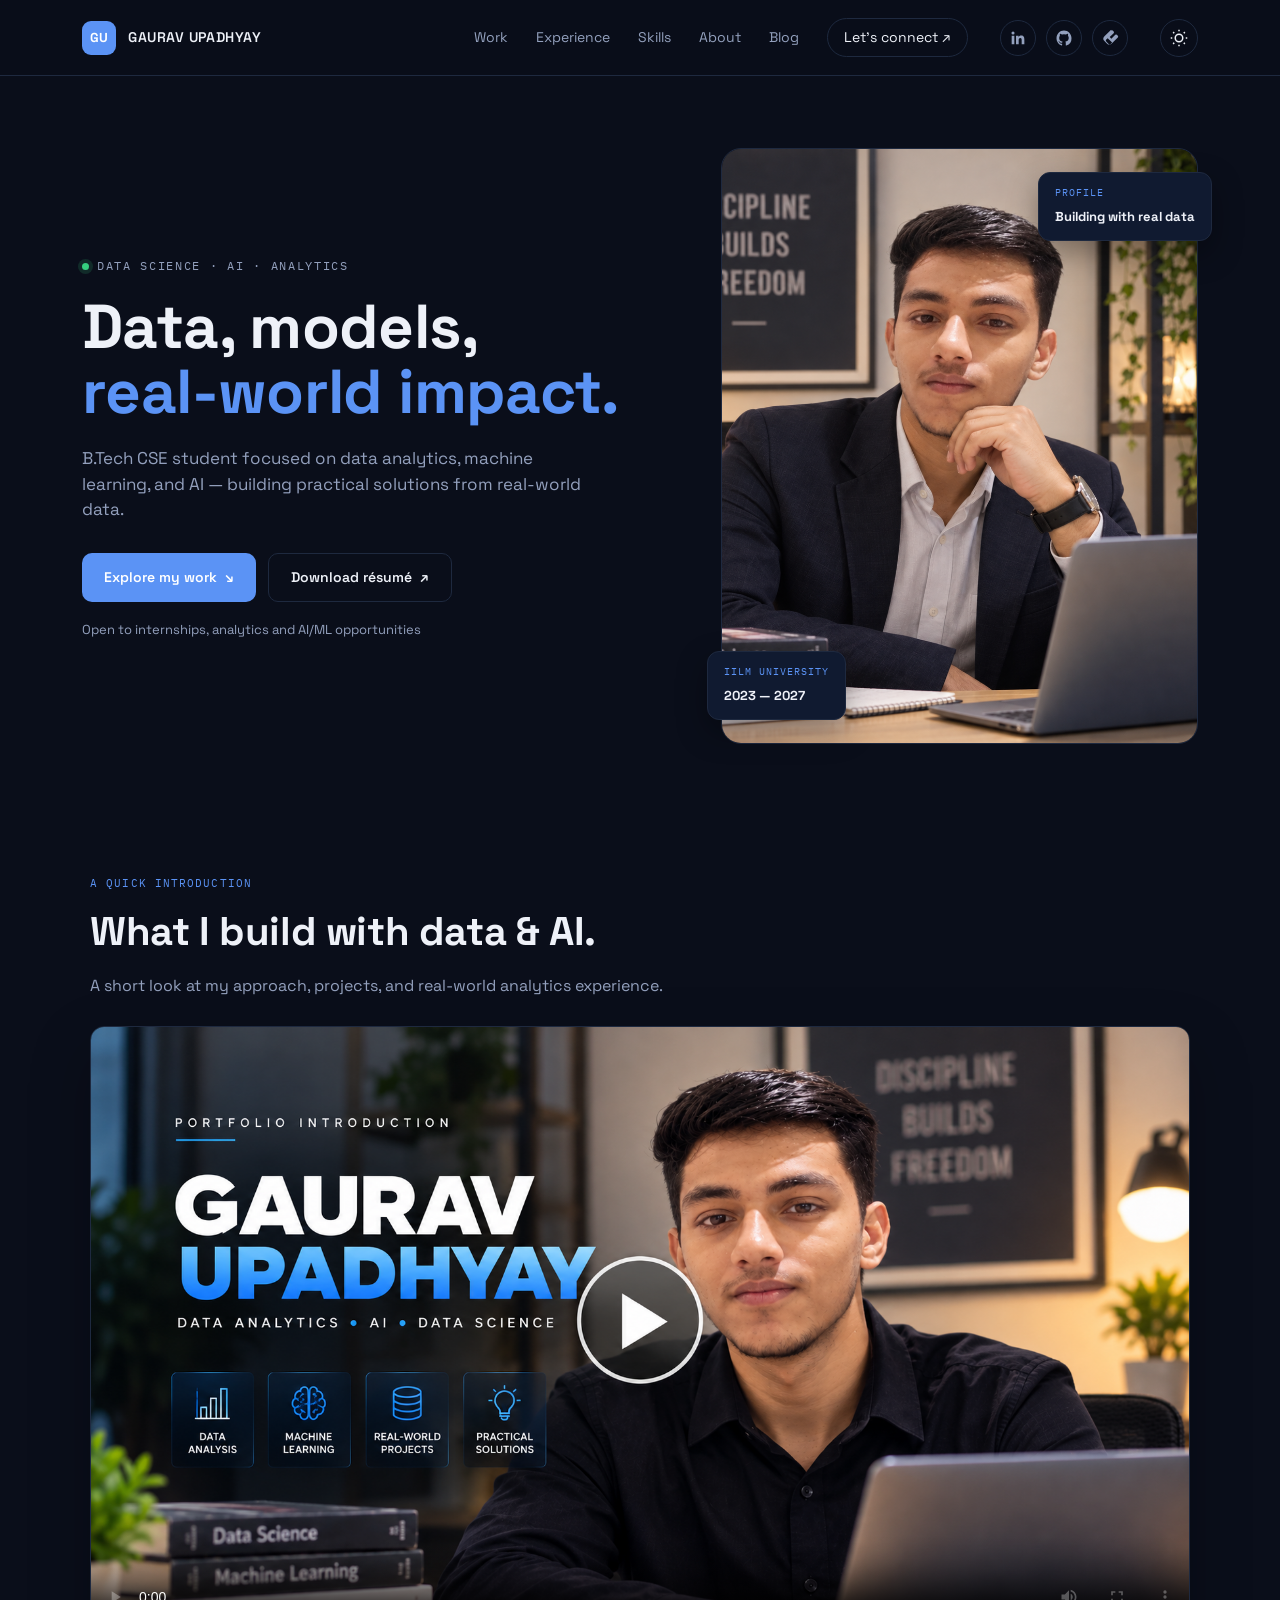
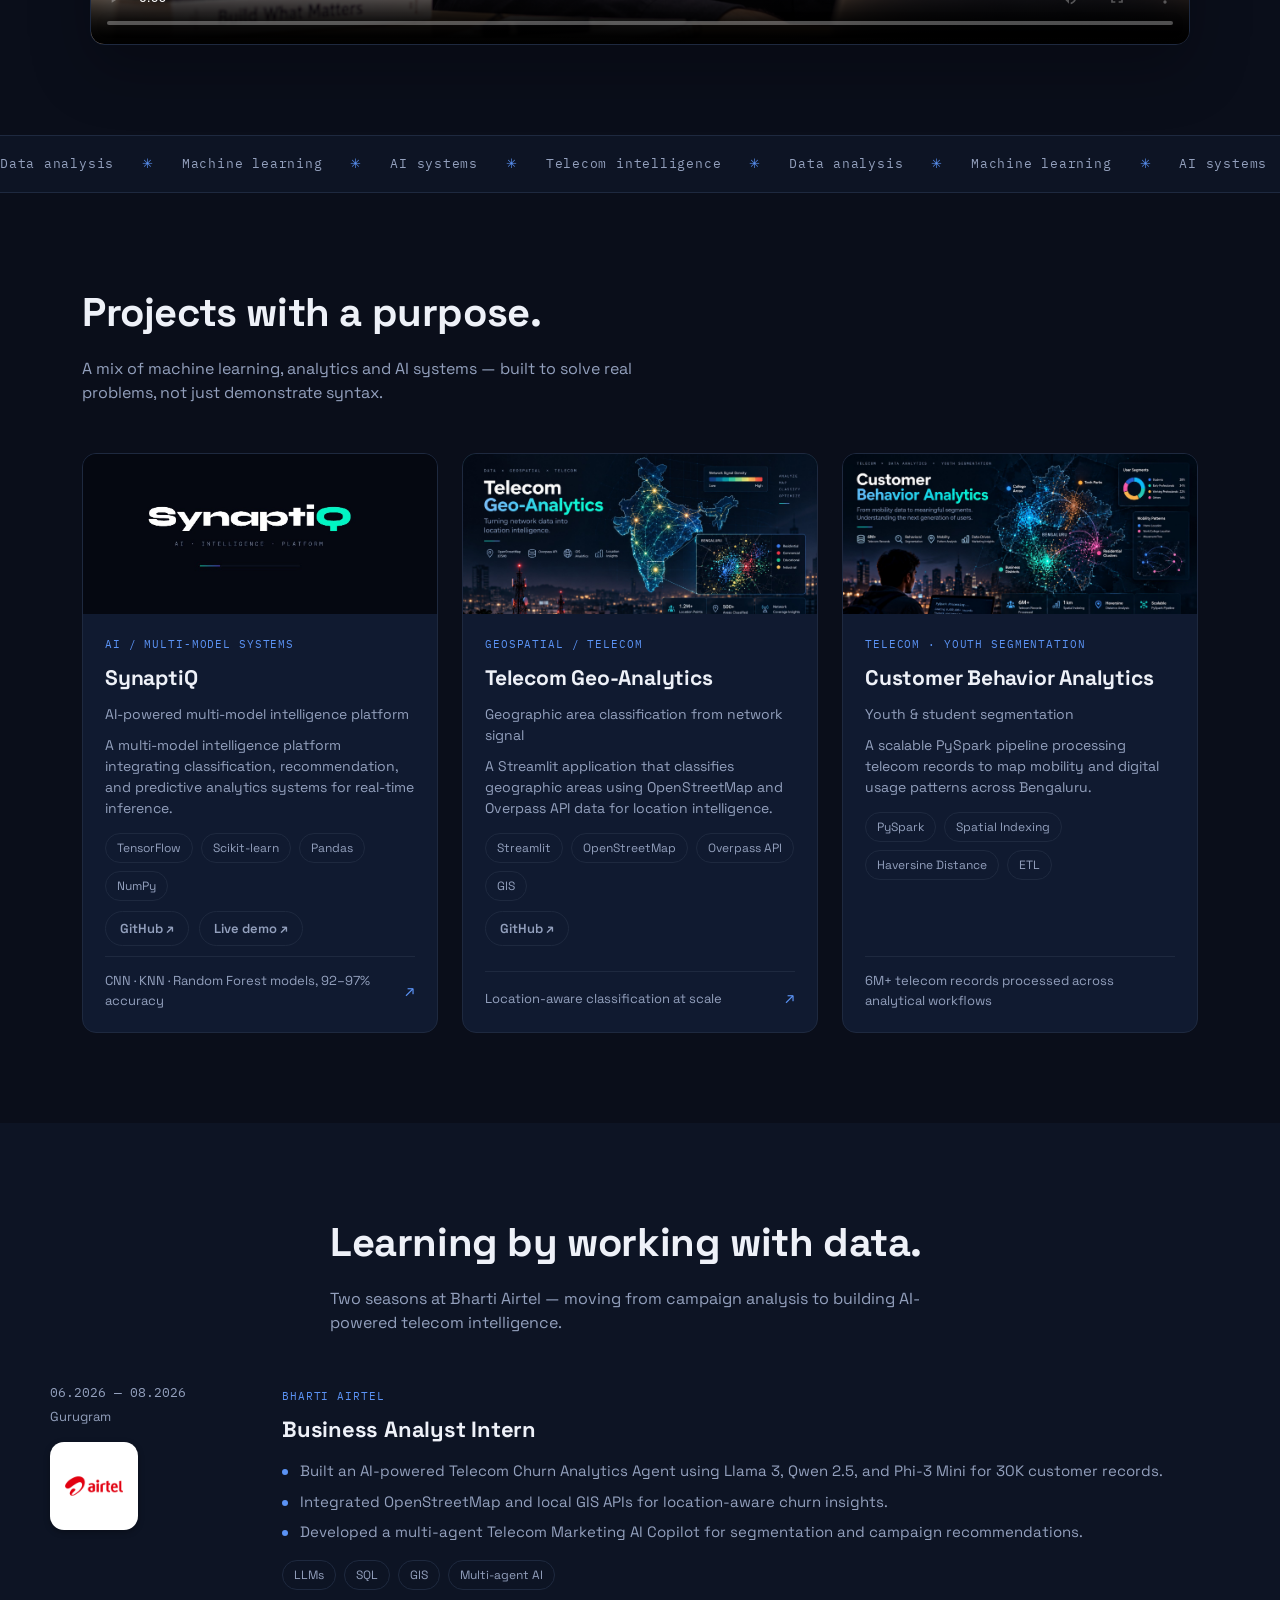
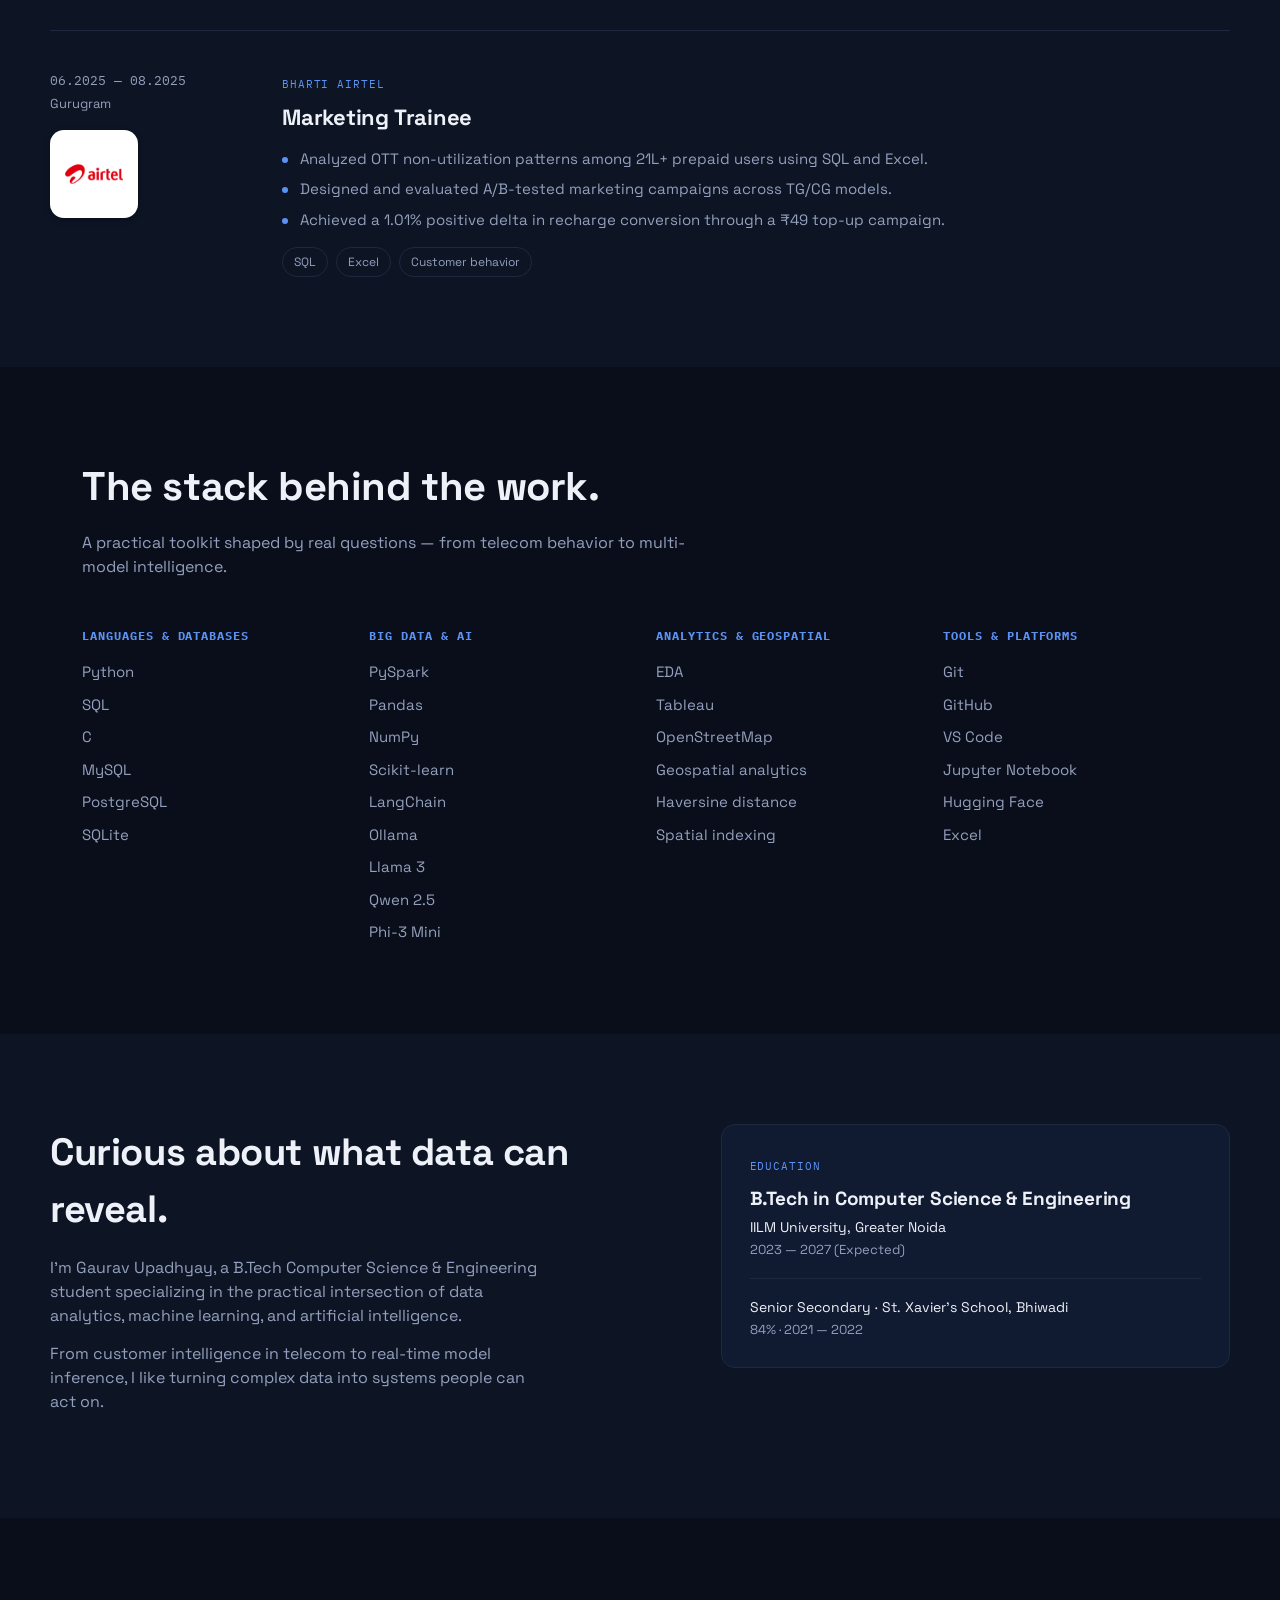
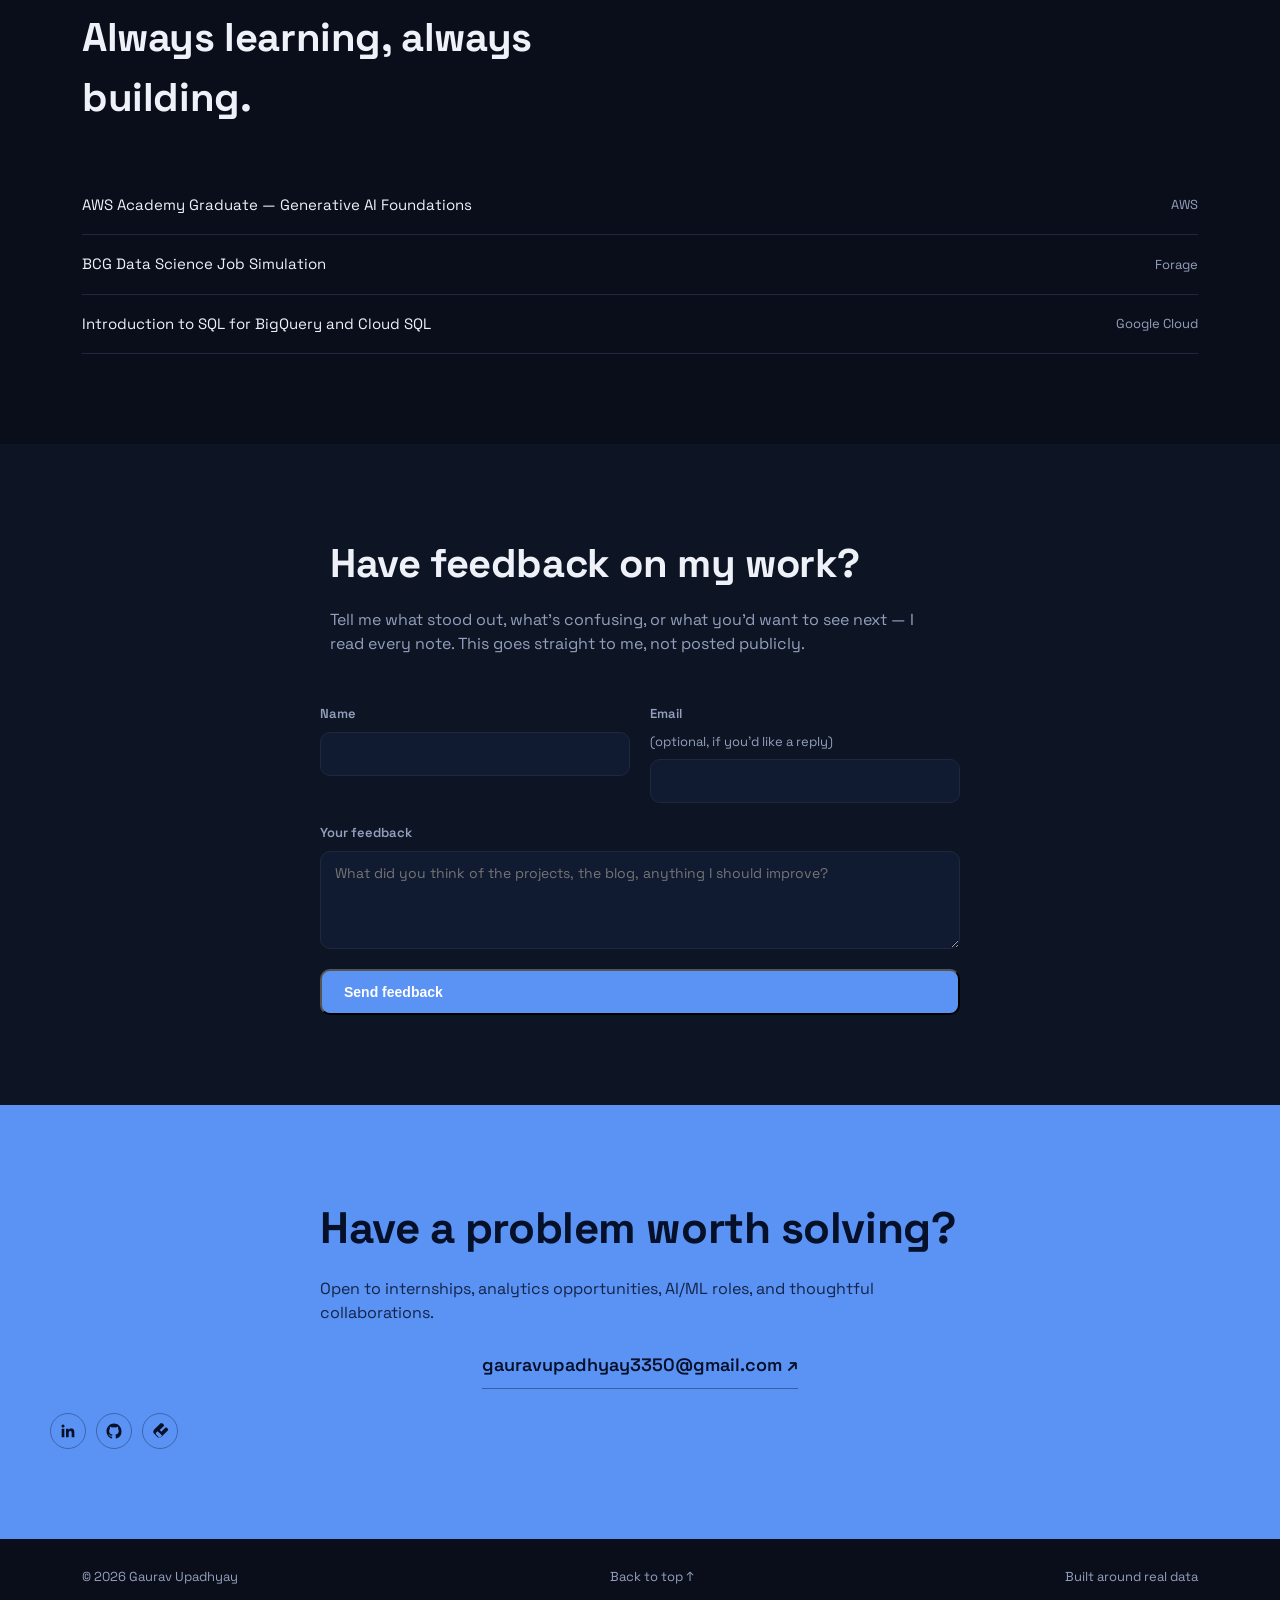
<file: index.html>
<!DOCTYPE html>
<html lang="en">
<head>
<meta charset="UTF-8" />
<meta name="viewport" content="width=device-width, initial-scale=1.0" />
<title>Gaurav Upadhyay — Data Science · AI · Analytics</title>
<link rel="preconnect" href="https://fonts.googleapis.com">
<link href="https://fonts.googleapis.com/css2?family=Space+Grotesk:wght@400;500;600;700&family=IBM+Plex+Mono:wght@400;500&display=swap" rel="stylesheet">
<link rel="stylesheet" href="styles.css" />
</head>
<body>

<header class="nav">
  <div class="nav-inner">
    <a href="#top" class="brand">
      <span class="brand-mark">GU</span>
      <span class="brand-name">GAURAV UPADHYAY</span>
    </a>
    <nav class="nav-links">
      <a href="#work">Work</a>
      <a href="#experience">Experience</a>
      <a href="#skills">Skills</a>
      <a href="#about">About</a>
      <a href="blog/index.html">Blog</a>
      <a href="#connect" class="nav-cta">Let's connect ↗</a>
    </nav>
    <div class="social-links">
      <a href="http://linkedin.com/in/gaurav-upadhyay-8995b5289/" target="_blank" rel="noopener" aria-label="LinkedIn profile" title="LinkedIn">
        <svg viewBox="0 0 24 24" width="18" height="18" fill="currentColor"><path d="M20.45 20.45h-3.55v-5.57c0-1.33-.02-3.03-1.85-3.03-1.85 0-2.14 1.45-2.14 2.94v5.66H9.36V9h3.41v1.56h.05c.48-.9 1.64-1.85 3.38-1.85 3.6 0 4.27 2.37 4.27 5.46v6.28zM5.34 7.43a2.06 2.06 0 1 1 0-4.12 2.06 2.06 0 0 1 0 4.12zM3.56 20.45h3.56V9H3.56v11.45z"/></svg>
      </a>
      <a href="http://github.com/garvupadhyay2004" target="_blank" rel="noopener" aria-label="GitHub profile" title="GitHub">
        <svg viewBox="0 0 24 24" width="18" height="18" fill="currentColor"><path d="M12 2C6.48 2 2 6.58 2 12.25c0 4.53 2.87 8.37 6.84 9.73.5.1.68-.22.68-.49 0-.24-.01-1.04-.01-1.89-2.78.62-3.37-1.21-3.37-1.21-.45-1.19-1.11-1.5-1.11-1.5-.9-.64.07-.63.07-.63 1 .07 1.53 1.06 1.53 1.06.89 1.56 2.33 1.11 2.9.85.09-.66.34-1.11.62-1.36-2.22-.26-4.56-1.14-4.56-5.06 0-1.12.38-2.03 1-2.75-.1-.26-.44-1.31.1-2.72 0 0 .84-.28 2.75 1.05a9.3 9.3 0 0 1 5 0c1.91-1.33 2.75-1.05 2.75-1.05.54 1.41.2 2.46.1 2.72.63.72 1 1.63 1 2.75 0 3.93-2.35 4.8-4.58 5.05.36.32.68.94.68 1.9 0 1.37-.01 2.47-.01 2.81 0 .27.18.6.69.49A10.02 10.02 0 0 0 22 12.25C22 6.58 17.52 2 12 2z"/></svg>
      </a>
      <a href="https://leetcode.com/gagan_upadhyay/" target="_blank" rel="noopener" aria-label="LeetCode profile" title="LeetCode">
        <svg viewBox="0 0 24 24" width="18" height="18" fill="currentColor"><path d="M13.48 2.1a1.5 1.5 0 0 1 2.12 0l1.3 1.3a1.5 1.5 0 0 1 0 2.12L11.6 10.8l2.2 2.2 5.2-5.2a1.5 1.5 0 0 1 2.12 0l1.3 1.3a1.5 1.5 0 0 1 0 2.12l-8.1 8.1a4.6 4.6 0 0 1-6.5 0l-3.2-3.2a4.6 4.6 0 0 1 0-6.5l8.86-8.5zM8.9 12.2l-1.9 1.9a1.9 1.9 0 0 0 0 2.7l3.2 3.2a1.9 1.9 0 0 0 2.7 0l1.9-1.9-5.9-5.9z"/></svg>
      </a>
    </div>
    <button id="themeToggle" class="theme-toggle" aria-label="Toggle light and dark theme">
      <svg viewBox="0 0 24 24" width="18" height="18" fill="none" stroke="currentColor" stroke-width="2">
        <circle cx="12" cy="12" r="5"></circle>
        <path d="M12 1v2M12 21v2M4.2 4.2l1.4 1.4M18.4 18.4l1.4 1.4M1 12h2M21 12h2M4.2 19.8l1.4-1.4M18.4 5.6l1.4-1.4"/>
      </svg>
    </button>
    <button id="navToggle" class="nav-toggle" aria-label="Open menu">
      <span></span><span></span><span></span>
    </button>
  </div>
</header>

<main id="top">

  <!-- HERO -->
  <section class="hero">
    <div class="hero-copy">
      <div class="eyebrow"><span class="dot"></span>Data science · AI · Analytics</div>
      <h1>Data, models,<br><span class="accent">real&#8209;world impact.</span></h1>
      <p class="lede">B.Tech CSE student focused on data analytics, machine learning, and AI — building practical solutions from real-world data.</p>
      <div class="hero-actions">
        <a href="#work" class="btn btn-primary">Explore my work <span>↘</span></a>
        <a href="assets/Gaurav_Upadhyay_Resume.pdf" class="btn btn-outline" download>Download résumé <span>↗</span></a>
      </div>
      <p class="hero-note">Open to internships, analytics and AI/ML opportunities</p>
    </div>
    <div class="hero-visual">
      <div class="hero-photo">
        <img src="assets/profile.jpg" alt="Gaurav Upadhyay" onerror="this.parentElement.classList.add('no-photo')" />
      </div>
      <div class="float-card float-top">
        <span class="float-label">Profile</span>
        <strong>Building with real data</strong>
      </div>
      <div class="float-card float-bottom">
        <span class="float-label">IILM University</span>
        <strong>2023 — 2027</strong>
      </div>
    </div>
  </section>

  <!-- PORTFOLIO INTRO VIDEO -->
  <section class="intro-video-section" aria-label="Portfolio introduction video">
    <div class="intro-video-wrap">

      <div class="intro-video-head">
        <span class="video-kicker">A quick introduction</span>
        <h2>What I build with data &amp; AI.</h2>
        <p>
          A short look at my approach, projects, and real-world analytics experience.
        </p>
      </div>

      <div class="intro-video-frame">
        <video
          controls
          playsinline
          preload="metadata"
          poster="assets/video-cover.png"
          aria-label="Gaurav Upadhyay portfolio introduction"
        >
          <source src="assets/gaurav-portfolio-intro.mp4" type="video/mp4">
          Your browser does not support the video element.
        </video>
      </div>

    </div>
  </section>

  <!-- MARQUEE -->
  <div class="marquee" aria-hidden="true">
    <div class="marquee-track">
      <span>Data analysis</span><span class="sep">✳</span>
      <span>Machine learning</span><span class="sep">✳</span>
      <span>AI systems</span><span class="sep">✳</span>
      <span>Telecom intelligence</span><span class="sep">✳</span>
      <span>Data analysis</span><span class="sep">✳</span>
      <span>Machine learning</span><span class="sep">✳</span>
      <span>AI systems</span><span class="sep">✳</span>
      <span>Telecom intelligence</span><span class="sep">✳</span>
    </div>
  </div>

  <!-- SELECTED WORK -->
  <section id="work" class="section">
    <div class="section-head">
      <h2>Projects with a purpose.</h2>
      <p>A mix of machine learning, analytics and AI systems — built to solve real problems, not just demonstrate syntax.</p>
    </div>

    <div class="work-grid">

      <article class="work-card">
        <div class="work-visual work-visual--blue">
          <img class="work-cover" src="assets/work/synaptiq-cover.jpg" alt="SynaptiQ — AI-powered multi-model intelligence platform" onerror="this.style.display='none'" />
        </div>
        <div class="work-body">
          <span class="work-kicker">AI / Multi-model systems</span>
          <h3>SynaptiQ</h3>
          <p class="work-sub">AI-powered multi-model intelligence platform</p>
          <p>A multi-model intelligence platform integrating classification, recommendation, and predictive analytics systems for real-time inference.</p>
          <ul class="tag-list">
            <li>TensorFlow</li><li>Scikit-learn</li><li>Pandas</li><li>NumPy</li>
          </ul>
          <div class="project-links">
            <a href="https://github.com/garvupadhyay2004/SynaptiQ" target="_blank" rel="noopener">GitHub ↗</a>
            <a href="https://gauravupadhyay2004-synaptiq.hf.space/" target="_blank" rel="noopener">Live demo ↗</a>
          </div>
          <div class="work-foot">
            <span>CNN · KNN · Random Forest models, 92–97% accuracy</span>
            <a href="https://gauravupadhyay2004-synaptiq.hf.space/" target="_blank" rel="noopener" aria-label="View SynaptiQ live demo">↗</a>
          </div>
        </div>
      </article>

      <article class="work-card">
        <div class="work-visual work-visual--teal">
          <img class="work-cover work-cover--top" src="assets/work/telecom-geo-analytics-cover.jpg" alt="Telecom Geo-Analytics — turning network data into location intelligence" onerror="this.style.display='none'" />
        </div>
        <div class="work-body">
          <span class="work-kicker">Geospatial / Telecom</span>
          <h3>Telecom Geo-Analytics</h3>
          <p class="work-sub">Geographic area classification from network signal</p>
          <p>A Streamlit application that classifies geographic areas using OpenStreetMap and Overpass API data for location intelligence.</p>
          <ul class="tag-list">
            <li>Streamlit</li><li>OpenStreetMap</li><li>Overpass API</li><li>GIS</li>
          </ul>
          <div class="project-links">
            <a href="https://github.com/garvupadhyay2004/Business-Churn-Agent" target="_blank" rel="noopener">GitHub ↗</a>
          </div>
          <div class="work-foot">
            <span>Location-aware classification at scale</span>
            <a href="https://github.com/garvupadhyay2004/Business-Churn-Agent" target="_blank" rel="noopener" aria-label="View Telecom Geo-Analytics on GitHub">↗</a>
          </div>
        </div>
      </article>

      <article class="work-card">
        <div class="work-visual work-visual--dark">
          <img class="work-cover work-cover--top" src="assets/work/customer-behavior-analytics-cover.jpg" alt="Customer Behavior Analytics — from mobility data to meaningful segments" onerror="this.style.display='none'" />
        </div>
        <div class="work-body">
          <span class="work-kicker">Telecom · Youth segmentation</span>
          <h3>Customer Behavior Analytics</h3>
          <p class="work-sub">Youth &amp; student segmentation</p>
          <p>A scalable PySpark pipeline processing telecom records to map mobility and digital usage patterns across Bengaluru.</p>
          <ul class="tag-list">
            <li>PySpark</li><li>Spatial Indexing</li><li>Haversine Distance</li><li>ETL</li>
          </ul>
          <div class="work-foot">
            <span>6M+ telecom records processed across analytical workflows</span>
          </div>
        </div>
      </article>

    </div>
  </section>

  <!-- EXPERIENCE -->
  <section id="experience" class="section section--muted">
    <div class="section-head">
      <h2>Learning by working with data.</h2>
      <p>Two seasons at Bharti Airtel — moving from campaign analysis to building AI-powered telecom intelligence.</p>
    </div>

    <div class="timeline">
      <article class="timeline-item">
        <div class="timeline-meta">
          <span class="timeline-date">06.2026 — 08.2026</span>
          <span class="timeline-place">Gurugram</span>
          <span class="company-logo">
            <img src="assets/airtel-logo.png" alt="Bharti Airtel" onerror="this.closest('.company-logo').style.display='none'" />
          </span>
        </div>
        <div class="timeline-content">
          <span class="work-kicker">Bharti Airtel</span>
          <h3>Business Analyst Intern</h3>
          <ul class="bullet-list">
            <li>Built an AI-powered Telecom Churn Analytics Agent using Llama 3, Qwen 2.5, and Phi-3 Mini for 30K customer records.</li>
            <li>Integrated OpenStreetMap and local GIS APIs for location-aware churn insights.</li>
            <li>Developed a multi-agent Telecom Marketing AI Copilot for segmentation and campaign recommendations.</li>
          </ul>
          <ul class="tag-list">
            <li>LLMs</li><li>SQL</li><li>GIS</li><li>Multi-agent AI</li>
          </ul>
        </div>
      </article>

      <article class="timeline-item">
        <div class="timeline-meta">
          <span class="timeline-date">06.2025 — 08.2025</span>
          <span class="timeline-place">Gurugram</span>
          <span class="company-logo">
            <img src="assets/airtel-logo.png" alt="Bharti Airtel" onerror="this.closest('.company-logo').style.display='none'" />
          </span>
        </div>
        <div class="timeline-content">
          <span class="work-kicker">Bharti Airtel</span>
          <h3>Marketing Trainee</h3>
          <ul class="bullet-list">
            <li>Analyzed OTT non-utilization patterns among 21L+ prepaid users using SQL and Excel.</li>
            <li>Designed and evaluated A/B-tested marketing campaigns across TG/CG models.</li>
            <li>Achieved a 1.01% positive delta in recharge conversion through a ₹49 top-up campaign.</li>
          </ul>
          <ul class="tag-list">
            <li>SQL</li><li>Excel</li><li>Customer behavior</li>
          </ul>
        </div>
      </article>
    </div>
  </section>

  <!-- TOOLKIT / SKILLS -->
  <section id="skills" class="section">
    <div class="section-head">
      <h2>The stack behind the work.</h2>
      <p>A practical toolkit shaped by real questions — from telecom behavior to multi-model intelligence.</p>
    </div>

    <div class="skills-grid">
      <div class="skills-col">
        <h4>Languages &amp; databases</h4>
        <ul><li>Python</li><li>SQL</li><li>C</li><li>MySQL</li><li>PostgreSQL</li><li>SQLite</li></ul>
      </div>
      <div class="skills-col">
        <h4>Big data &amp; AI</h4>
        <ul><li>PySpark</li><li>Pandas</li><li>NumPy</li><li>Scikit-learn</li><li>LangChain</li><li>Ollama</li><li>Llama 3</li><li>Qwen 2.5</li><li>Phi-3 Mini</li></ul>
      </div>
      <div class="skills-col">
        <h4>Analytics &amp; geospatial</h4>
        <ul><li>EDA</li><li>Tableau</li><li>OpenStreetMap</li><li>Geospatial analytics</li><li>Haversine distance</li><li>Spatial indexing</li></ul>
      </div>
      <div class="skills-col">
        <h4>Tools &amp; platforms</h4>
        <ul><li>Git</li><li>GitHub</li><li>VS Code</li><li>Jupyter Notebook</li><li>Hugging Face</li><li>Excel</li></ul>
      </div>
    </div>
  </section>

  <!-- ABOUT -->
  <section id="about" class="section section--muted">
    <div class="about-grid">
      <div class="about-copy">
        <h2>Curious about what data can reveal.</h2>
        <p>I'm Gaurav Upadhyay, a B.Tech Computer Science &amp; Engineering student specializing in the practical intersection of data analytics, machine learning, and artificial intelligence.</p>
        <p>From customer intelligence in telecom to real-time model inference, I like turning complex data into systems people can act on.</p>
      </div>
      <div class="about-card">
        <span class="work-kicker">Education</span>
        <h3>B.Tech in Computer Science &amp; Engineering</h3>
        <p class="edu-line">IILM University, Greater Noida</p>
        <p class="edu-date">2023 — 2027 (Expected)</p>
        <hr>
        <p class="edu-line">Senior Secondary · St. Xavier's School, Bhiwadi</p>
        <p class="edu-date">84% · 2021 — 2022</p>
      </div>
    </div>
  </section>

  <!-- CREDENTIALS -->
  <section class="section">
    <div class="section-head">
      <h2>Always learning, always building.</h2>
    </div>
    <ul class="credentials-list">
      <li>
        <span class="cred-name">AWS Academy Graduate — Generative AI Foundations</span>
        <span class="cred-issuer">AWS</span>
      </li>
      <li>
        <span class="cred-name">BCG Data Science Job Simulation</span>
        <span class="cred-issuer">Forage</span>
      </li>
      <li>
        <span class="cred-name">Introduction to SQL for BigQuery and Cloud SQL</span>
        <span class="cred-issuer">Google Cloud</span>
      </li>
    </ul>
  </section>

  <!-- FEEDBACK -->
  <section id="feedback" class="section section--muted">
    <div class="section-head">
      <h2>Have feedback on my work?</h2>
      <p>Tell me what stood out, what's confusing, or what you'd want to see next — I read every note. This goes straight to me, not posted publicly.</p>
    </div>
    <!-- Powered by Formspree — replace YOUR-FORM-ID below with your own form's ID from formspree.io. See README.md. -->
    <form class="feedback-form" action="https://formspree.io/f/mqpkvdjr" method="POST">
      <div class="feedback-row">
        <label>
          Name
          <input type="text" name="name" required />
        </label>
        <label>
          Email <span class="optional">(optional, if you'd like a reply)</span>
          <input type="email" name="email" />
        </label>
      </div>
      <label>
        Your feedback
        <textarea name="message" rows="4" required placeholder="What did you think of the projects, the blog, anything I should improve?"></textarea>
      </label>
      <button type="submit" class="btn btn-primary">Send feedback</button>
    </form>
  </section>

  <!-- CONNECT -->
  <section id="connect" class="connect">
    <h2>Have a problem worth solving?</h2>
    <p>Open to internships, analytics opportunities, AI/ML roles, and thoughtful collaborations.</p>
    <a class="connect-email" href="mailto:gauravupadhyay3350@gmail.com">gauravupadhyay3350@gmail.com ↗</a>
    <div class="social-links connect-socials">
      <a href="http://linkedin.com/in/gaurav-upadhyay-8995b5289/" target="_blank" rel="noopener" aria-label="LinkedIn profile" title="LinkedIn">
        <svg viewBox="0 0 24 24" width="18" height="18" fill="currentColor"><path d="M20.45 20.45h-3.55v-5.57c0-1.33-.02-3.03-1.85-3.03-1.85 0-2.14 1.45-2.14 2.94v5.66H9.36V9h3.41v1.56h.05c.48-.9 1.64-1.85 3.38-1.85 3.6 0 4.27 2.37 4.27 5.46v6.28zM5.34 7.43a2.06 2.06 0 1 1 0-4.12 2.06 2.06 0 0 1 0 4.12zM3.56 20.45h3.56V9H3.56v11.45z"/></svg>
      </a>
      <a href="http://github.com/garvupadhyay2004" target="_blank" rel="noopener" aria-label="GitHub profile" title="GitHub">
        <svg viewBox="0 0 24 24" width="18" height="18" fill="currentColor"><path d="M12 2C6.48 2 2 6.58 2 12.25c0 4.53 2.87 8.37 6.84 9.73.5.1.68-.22.68-.49 0-.24-.01-1.04-.01-1.89-2.78.62-3.37-1.21-3.37-1.21-.45-1.19-1.11-1.5-1.11-1.5-.9-.64.07-.63.07-.63 1 .07 1.53 1.06 1.53 1.06.89 1.56 2.33 1.11 2.9.85.09-.66.34-1.11.62-1.36-2.22-.26-4.56-1.14-4.56-5.06 0-1.12.38-2.03 1-2.75-.1-.26-.44-1.31.1-2.72 0 0 .84-.28 2.75 1.05a9.3 9.3 0 0 1 5 0c1.91-1.33 2.75-1.05 2.75-1.05.54 1.41.2 2.46.1 2.72.63.72 1 1.63 1 2.75 0 3.93-2.35 4.8-4.58 5.05.36.32.68.94.68 1.9 0 1.37-.01 2.47-.01 2.81 0 .27.18.6.69.49A10.02 10.02 0 0 0 22 12.25C22 6.58 17.52 2 12 2z"/></svg>
      </a>
      <a href="https://leetcode.com/gagan_upadhyay/" target="_blank" rel="noopener" aria-label="LeetCode profile" title="LeetCode">
        <svg viewBox="0 0 24 24" width="18" height="18" fill="currentColor"><path d="M13.48 2.1a1.5 1.5 0 0 1 2.12 0l1.3 1.3a1.5 1.5 0 0 1 0 2.12L11.6 10.8l2.2 2.2 5.2-5.2a1.5 1.5 0 0 1 2.12 0l1.3 1.3a1.5 1.5 0 0 1 0 2.12l-8.1 8.1a4.6 4.6 0 0 1-6.5 0l-3.2-3.2a4.6 4.6 0 0 1 0-6.5l8.86-8.5zM8.9 12.2l-1.9 1.9a1.9 1.9 0 0 0 0 2.7l3.2 3.2a1.9 1.9 0 0 0 2.7 0l1.9-1.9-5.9-5.9z"/></svg>
      </a>
    </div>
  </section>

</main>

<footer class="footer">
  <span>© <span id="year"></span> Gaurav Upadhyay</span>
  <a href="#top">Back to top ↑</a>
  <span>Built around real data</span>
</footer>

<script src="script.js"></script>
</body>
</html>
</file>
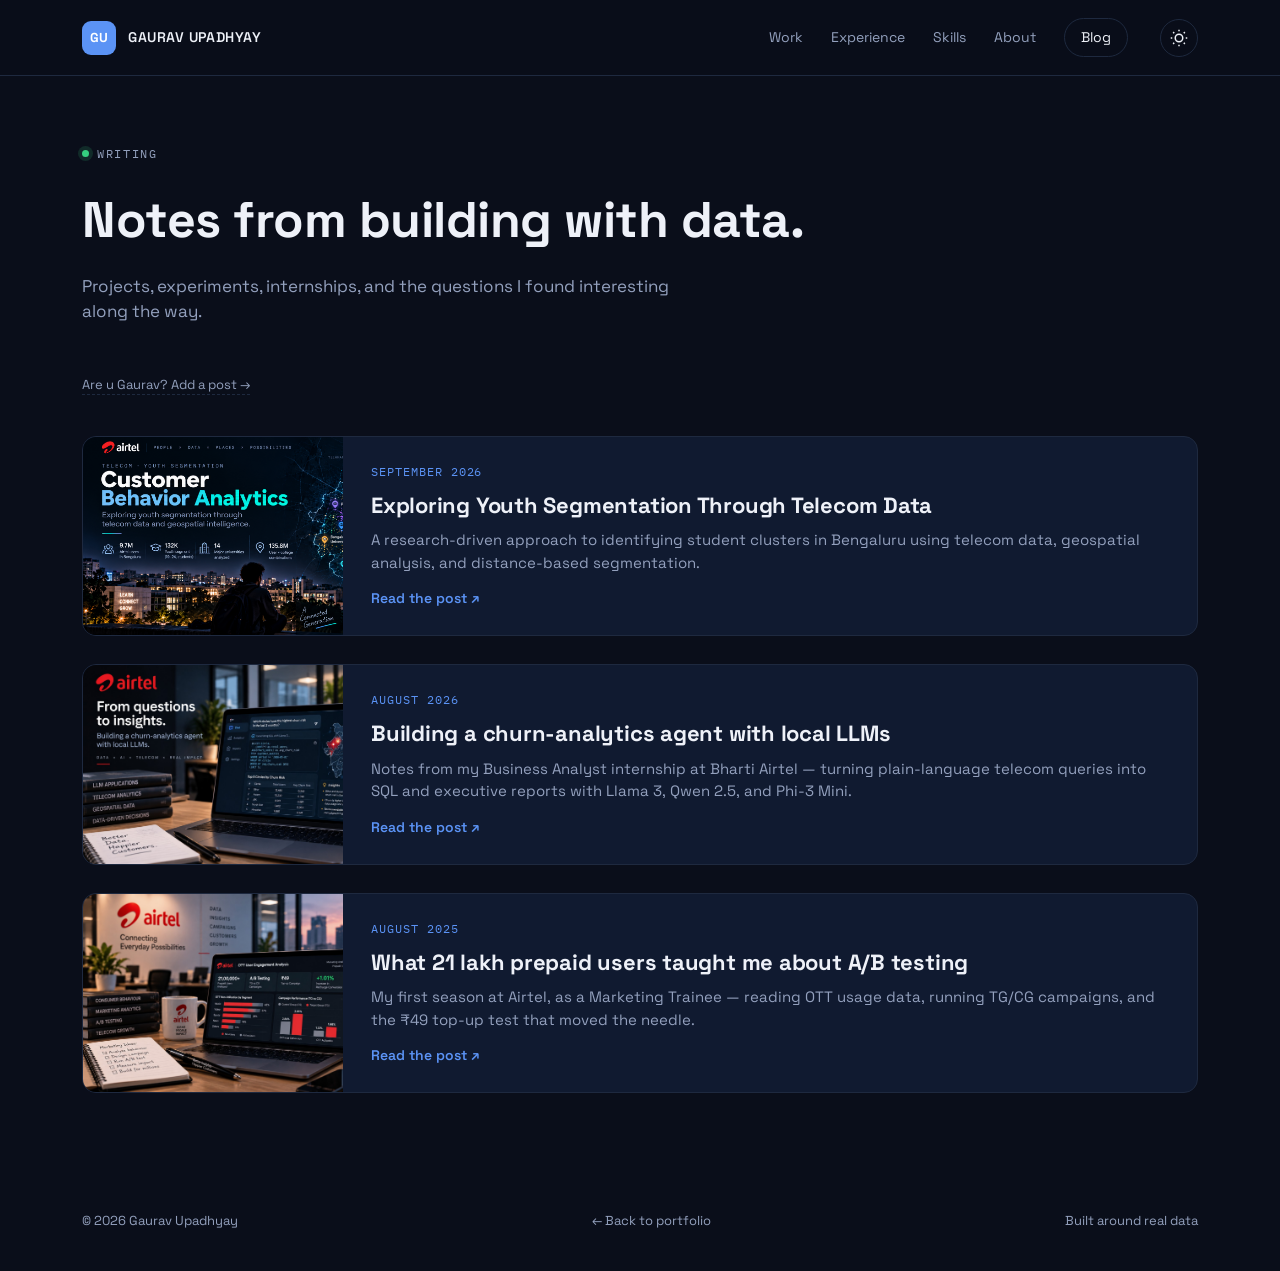
<file: blog/index.html>
<!DOCTYPE html>
<html lang="en">
<head>
<meta charset="UTF-8" />
<meta name="viewport" content="width=device-width, initial-scale=1.0" />
<title>Blog — Gaurav Upadhyay</title>
<link rel="preconnect" href="https://fonts.googleapis.com">
<link href="https://fonts.googleapis.com/css2?family=Space+Grotesk:wght@400;500;600;700&family=IBM+Plex+Mono:wght@400;500&display=swap" rel="stylesheet">
<link rel="stylesheet" href="../styles.css" />
<link rel="stylesheet" href="blog.css" />
</head>
<body>

<header class="nav">
  <div class="nav-inner">
    <a href="../index.html" class="brand">
      <span class="brand-mark">GU</span>
      <span class="brand-name">GAURAV UPADHYAY</span>
    </a>
    <nav class="nav-links">
      <a href="../index.html#work">Work</a>
      <a href="../index.html#experience">Experience</a>
      <a href="../index.html#skills">Skills</a>
      <a href="../index.html#about">About</a>
      <a href="index.html" class="nav-cta">Blog</a>
    </nav>
    <button id="themeToggle" class="theme-toggle" aria-label="Toggle light and dark theme">
      <svg viewBox="0 0 24 24" width="18" height="18" fill="none" stroke="currentColor" stroke-width="2">
        <circle cx="12" cy="12" r="5"></circle>
        <path d="M12 1v2M12 21v2M4.2 4.2l1.4 1.4M18.4 18.4l1.4 1.4M1 12h2M21 12h2M4.2 19.8l1.4-1.4M18.4 5.6l1.4-1.4"/>
      </svg>
    </button>
    <button id="navToggle" class="nav-toggle" aria-label="Open menu">
      <span></span><span></span><span></span>
    </button>
  </div>
</header>

<main>
  <section class="blog-hero">
    <div class="eyebrow"><span class="dot"></span>Writing</div>
    <h1>Notes from building with data.</h1>
    <p class="lede">Projects, experiments, internships, and the questions I found interesting along the way.</p>
    <a href="admin.html" class="owner-link">Are u Gaurav? Add a post →</a>
  </section>

  <section class="section blog-list" id="blogList">
    <!--
      ADD A NEW POST:
      Easiest: open admin.html, unlock it with your password, and use the editor —
      it can save a local preview and download a ready-to-publish file for you.

      Manual alternative:
      1. Copy blog/posts/_template.html, rename it, and edit the title/date/content.
      2. Copy this <article class="post-card"> block, point the href at your new file,
         and update the thumbnail, date, title and excerpt.
    -->
    <article class="post-card">
      <a href="posts/exploring-youth-segmentation-through-telecom-data.html" class="post-thumb">
        <img src="../assets/blog/Youth-segmentation.jpg" alt="" onerror="this.parentElement.classList.add('no-photo')" />
      </a>
      <div class="post-card-body">
        <span class="post-date">September 2026</span>
        <h2><a href="posts/exploring-youth-segmentation-through-telecom-data.html">Exploring Youth Segmentation Through Telecom Data</a></h2>
        <p>A research-driven approach to identifying student clusters in Bengaluru using telecom data, geospatial analysis, and distance-based segmentation.</p>
        <a class="read-more" href="posts/exploring-youth-segmentation-through-telecom-data.html">Read the post ↗</a>
     </div>
    </article>

    <article class="post-card">
      <a href="posts/business-analyst-internship.html" class="post-thumb">
        <img src="../assets/blog/ba-intern-cover.jpg" alt="" onerror="this.parentElement.classList.add('no-photo')" />
      </a>
      <div class="post-card-body">
        <span class="post-date">August 2026</span>
        <h2><a href="posts/business-analyst-internship.html">Building a churn-analytics agent with local LLMs</a></h2>
        <p>Notes from my Business Analyst internship at Bharti Airtel — turning plain-language telecom queries into SQL and executive reports with Llama 3, Qwen 2.5, and Phi-3 Mini.</p>
        <a class="read-more" href="posts/business-analyst-internship.html">Read the post ↗</a>
      </div>
    </article>

    <article class="post-card">
      <a href="posts/marketing-trainee-internship.html" class="post-thumb">
        <img src="../assets/blog/marketing-trainee-cover.jpg" alt="" onerror="this.parentElement.classList.add('no-photo')" />
      </a>
      <div class="post-card-body">
        <span class="post-date">August 2025</span>
        <h2><a href="posts/marketing-trainee-internship.html">What 21 lakh prepaid users taught me about A/B testing</a></h2>
        <p>My first season at Airtel, as a Marketing Trainee — reading OTT usage data, running TG/CG campaigns, and the ₹49 top-up test that moved the needle.</p>
        <a class="read-more" href="posts/marketing-trainee-internship.html">Read the post ↗</a>
      </div>
    </article>
  </section>
</main>

<footer class="footer">
  <span>© <span id="year"></span> Gaurav Upadhyay</span>
  <a href="../index.html">← Back to portfolio</a>
  <span>Built around real data</span>
</footer>

<script src="../script.js"></script>
<script src="blog-store.js"></script>
<script>
  // Add any owner-saved posts from this browser to the top of the list.
  const ownerPosts = getOwnerPosts();
  const list = document.getElementById('blogList');
  ownerPosts.forEach(post => {
    list.insertBefore(renderOwnerPostCard(post), list.firstChild);
  });
</script>
</body>
</html>
</file>
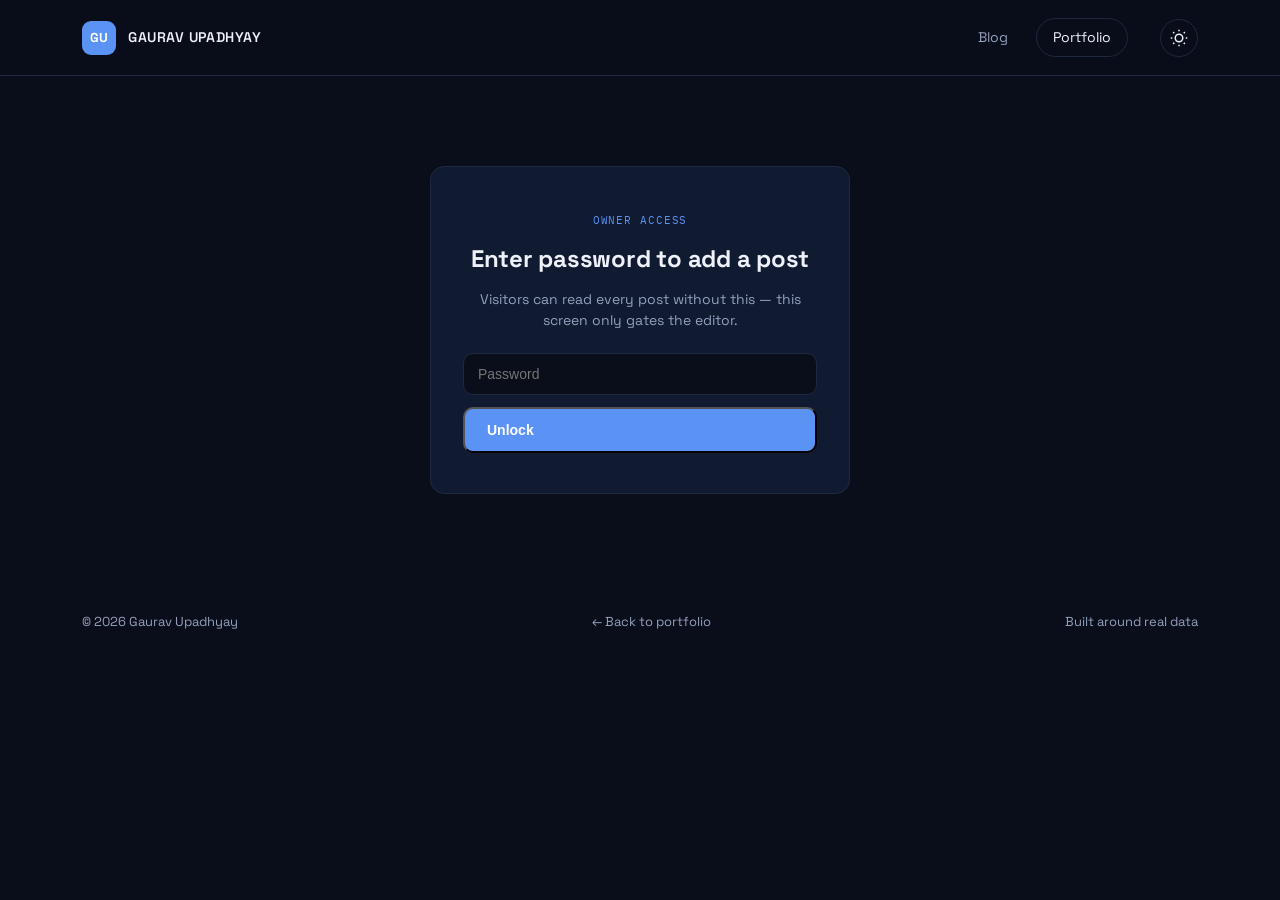
<file: blog/admin.html>
<!DOCTYPE html>
<html lang="en">
<head>
<meta charset="UTF-8" />
<meta name="viewport" content="width=device-width, initial-scale=1.0" />
<meta name="robots" content="noindex, nofollow" />
<title>Blog admin — Gaurav Upadhyay</title>
<link rel="preconnect" href="https://fonts.googleapis.com">
<link href="https://fonts.googleapis.com/css2?family=Space+Grotesk:wght@400;500;600;700&family=IBM+Plex+Mono:wght@400;500&display=swap" rel="stylesheet">
<link rel="stylesheet" href="../styles.css" />
<link rel="stylesheet" href="blog.css" />
</head>
<body>

<header class="nav">
  <div class="nav-inner">
    <a href="../index.html" class="brand">
      <span class="brand-mark">GU</span>
      <span class="brand-name">GAURAV UPADHYAY</span>
    </a>
    <nav class="nav-links">
      <a href="index.html">Blog</a>
      <a href="../index.html" class="nav-cta">Portfolio</a>
    </nav>
    <button id="themeToggle" class="theme-toggle" aria-label="Toggle light and dark theme">
      <svg viewBox="0 0 24 24" width="18" height="18" fill="none" stroke="currentColor" stroke-width="2">
        <circle cx="12" cy="12" r="5"></circle>
        <path d="M12 1v2M12 21v2M4.2 4.2l1.4 1.4M18.4 18.4l1.4 1.4M1 12h2M21 12h2M4.2 19.8l1.4-1.4M18.4 5.6l1.4-1.4"/>
      </svg>
    </button>
    <button id="navToggle" class="nav-toggle" aria-label="Open menu">
      <span></span><span></span><span></span>
    </button>
  </div>
</header>

<main>

  <!-- ============ LOCKED SCREEN ============ -->
  <section id="lockScreen" class="admin-lock">
    <div class="admin-lock-card">
      <span class="work-kicker">Owner access</span>
      <h1>Enter password to add a post</h1>
      <p class="lede">Visitors can read every post without this — this screen only gates the editor.</p>
      <form id="lockForm">
        <input type="password" id="passwordInput" placeholder="Password" autocomplete="current-password" required />
        <button type="submit" class="btn btn-primary">Unlock</button>
      </form>
      <p id="lockError" class="admin-error" hidden>That password isn't right — try again.</p>
    </div>
  </section>

  <!-- ============ EDITOR (hidden until unlocked) ============ -->
  <section id="editorScreen" class="section" hidden>
    <div class="section-head admin-head">
      <div>
        <h2>Write a new post</h2>
        <p>Fill this in, then either save it for local preview or download it as a real file to publish.</p>
      </div>
      <button id="logoutBtn" class="btn btn-outline">Log out</button>
    </div>

    <form id="postForm" class="admin-form">
      <label>
        Title
        <input type="text" id="fieldTitle" required placeholder="e.g. Notes from building SynaptiQ" />
      </label>

      <div class="admin-row">
        <label>
          Date shown on the post
          <input type="text" id="fieldDate" placeholder="e.g. October 2026" />
        </label>
        <label>
          Read time
          <input type="text" id="fieldReadTime" placeholder="e.g. 5 min read" />
        </label>
      </div>

      <label>
        Excerpt (shown on the blog list page)
        <textarea id="fieldExcerpt" rows="2" placeholder="One or two sentences that summarise the post"></textarea>
      </label>

      <label>
        Cover image URL
        <input type="text" id="fieldCoverUrl" placeholder="assets/blog/your-image.jpg or a full https:// link" />
      </label>
      <label>
        …or upload an image to embed directly (larger file size, but no separate file to manage)
        <input type="file" id="fieldCoverFile" accept="image/*" />
      </label>

      <label>
        Post content
        <div class="editor-toolbar">
          <button type="button" data-cmd="bold" title="Bold"><strong>B</strong></button>
          <button type="button" data-cmd="italic" title="Italic"><em>I</em></button>
          <button type="button" data-cmd="formatBlock" data-value="H2" title="Heading">H2</button>
          <button type="button" data-cmd="insertUnorderedList" title="Bullet list">• List</button>
          <button type="button" data-cmd="insertOrderedList" title="Numbered list">1. List</button>
          <button type="button" data-cmd="formatBlock" data-value="BLOCKQUOTE" title="Quote">" Quote</button>
          <button type="button" id="insertLinkBtn" title="Insert link">🔗 Link</button>
          <button type="button" id="insertImageUrlBtn" title="Insert image from URL">🖼 Image URL</button>
          <button type="button" id="insertImageFileBtn" title="Insert uploaded image">⇪ Upload image</button>
          <input type="file" id="inlineImageFile" accept="image/*" hidden />
        </div>
        <div id="editorBody" class="editor-body" contenteditable="true" data-placeholder="Write your post here. Select text and use the toolbar above to format it, or add links and images."></div>
      </label>

      <div class="admin-actions">
        <button type="submit" class="btn btn-primary">Save post</button>
        <button type="button" id="downloadBtn" class="btn btn-outline">Download standalone file ↗</button>
        <button type="button" id="clearBtn" class="btn btn-outline">Clear form</button>
      </div>
      <p id="saveNote" class="admin-note" hidden></p>
    </form>

    <div id="downloadInstructions" class="admin-instructions" hidden>
      <h3>To publish this post for everyone</h3>
      <ol>
        <li>A file named <code id="downloadFilename"></code> just downloaded — move it into <code>blog/posts/</code> in your project.</li>
        <li>Copy this snippet and paste it into <code>blog/index.html</code>, inside the <code>&lt;section class="blog-list"&gt;</code>, alongside the other post cards:</li>
      </ol>
      <textarea id="snippetBox" class="snippet-box" readonly rows="8"></textarea>
      <button type="button" id="copySnippetBtn" class="btn btn-outline">Copy snippet</button>
      <p>Re-upload / redeploy your site afterwards and the post is visible to every visitor, on any device.</p>
    </div>

    <hr />

    <h3>Posts saved on this device</h3>
    <p class="lede">These show up on the blog list in <strong>this browser only</strong> until you download and publish them.</p>
    <ul id="savedPostsList" class="saved-posts-list"></ul>
  </section>

</main>

<footer class="footer">
  <span>© <span id="year"></span> Gaurav Upadhyay</span>
  <a href="../index.html">← Back to portfolio</a>
  <span>Built around real data</span>
</footer>

<script src="../script.js"></script>
<script src="blog-store.js"></script>
<script>
/*
  Change this password before you publish your site.
  This is a soft lock only — anyone who views this page's source can read
  it, since there's no server here to keep a real secret. It's enough to
  stop casual visitors from finding the editor; it is not real security.
*/
const ADMIN_PASSWORD = "gagan_port";

const lockScreen = document.getElementById('lockScreen');
const editorScreen = document.getElementById('editorScreen');
const lockForm = document.getElementById('lockForm');
const lockError = document.getElementById('lockError');

function unlock() {
  sessionStorage.setItem('gu-blog-admin-unlocked', '1');
  lockScreen.hidden = true;
  editorScreen.hidden = false;
  renderSavedPosts();
}

if (sessionStorage.getItem('gu-blog-admin-unlocked') === '1') {
  unlock();
}

lockForm.addEventListener('submit', (e) => {
  e.preventDefault();
  const value = document.getElementById('passwordInput').value;
  if (value === ADMIN_PASSWORD) {
    lockError.hidden = true;
    unlock();
  } else {
    lockError.hidden = false;
  }
});

document.getElementById('logoutBtn').addEventListener('click', () => {
  sessionStorage.removeItem('gu-blog-admin-unlocked');
  editorScreen.hidden = true;
  lockScreen.hidden = false;
  document.getElementById('passwordInput').value = '';
});

// ---------- Editor toolbar ----------
const editorBody = document.getElementById('editorBody');

document.querySelectorAll('.editor-toolbar [data-cmd]').forEach(btn => {
  btn.addEventListener('click', () => {
    editorBody.focus();
    document.execCommand(btn.dataset.cmd, false, btn.dataset.value || null);
  });
});

document.getElementById('insertLinkBtn').addEventListener('click', () => {
  const url = prompt('Link URL (include https://):');
  if (!url) return;
  editorBody.focus();
  document.execCommand('createLink', false, url);
});

document.getElementById('insertImageUrlBtn').addEventListener('click', () => {
  const url = prompt('Image URL (include https://, or a path like ../assets/blog/photo.jpg):');
  if (!url) return;
  editorBody.focus();
  document.execCommand('insertHTML', false, `<img src="${url}" alt="" style="max-width:100%;border-radius:12px;margin:16px 0;" />`);
});

const inlineImageFile = document.getElementById('inlineImageFile');
document.getElementById('insertImageFileBtn').addEventListener('click', () => inlineImageFile.click());
inlineImageFile.addEventListener('change', () => {
  const file = inlineImageFile.files[0];
  if (!file) return;
  const reader = new FileReader();
  reader.onload = () => {
    editorBody.focus();
    document.execCommand('insertHTML', false, `<img src="${reader.result}" alt="" style="max-width:100%;border-radius:12px;margin:16px 0;" />`);
  };
  reader.readAsDataURL(file);
  inlineImageFile.value = '';
});

// ---------- Form state ----------
let editingId = null;
const form = document.getElementById('postForm');
const saveNote = document.getElementById('saveNote');
const coverFileInput = document.getElementById('fieldCoverFile');

function readCoverAsDataUrl() {
  return new Promise((resolve) => {
    const file = coverFileInput.files[0];
    if (!file) return resolve(null);
    const reader = new FileReader();
    reader.onload = () => resolve(reader.result);
    reader.readAsDataURL(file);
  });
}

function clearForm() {
  editingId = null;
  form.reset();
  editorBody.innerHTML = '';
  saveNote.hidden = true;
  document.getElementById('downloadInstructions').hidden = true;
}
document.getElementById('clearBtn').addEventListener('click', clearForm);

async function collectPost() {
  const uploadedCover = await readCoverAsDataUrl();
  const cover = uploadedCover || document.getElementById('fieldCoverUrl').value.trim() || null;
  return {
    id: editingId || (slugify(document.getElementById('fieldTitle').value) + '-' + Date.now()),
    title: document.getElementById('fieldTitle').value.trim(),
    date: document.getElementById('fieldDate').value.trim(),
    readTime: document.getElementById('fieldReadTime').value.trim(),
    excerpt: document.getElementById('fieldExcerpt').value.trim(),
    cover,
    bodyHtml: editorBody.innerHTML.trim(),
  };
}

form.addEventListener('submit', async (e) => {
  e.preventDefault();
  const post = await collectPost();
  if (!post.title || !post.bodyHtml) {
    alert('Add at least a title and some content before saving.');
    return;
  }
  upsertOwnerPost(post);
  saveNote.textContent = 'Saved — this post now shows on the blog list in this browser.';
  saveNote.hidden = false;
  renderSavedPosts();
});

document.getElementById('downloadBtn').addEventListener('click', async () => {
  const post = await collectPost();
  if (!post.title || !post.bodyHtml) {
    alert('Add at least a title and some content before downloading.');
    return;
  }
  upsertOwnerPost(post);
  const filename = slugify(post.title) + '.html';
  downloadTextFile(filename, buildStandalonePostHtml(post));
  document.getElementById('downloadFilename').textContent = `blog/posts/${filename}`;
  document.getElementById('snippetBox').value = buildIndexCardSnippet(post, filename);
  document.getElementById('downloadInstructions').hidden = false;
  renderSavedPosts();
});

document.getElementById('copySnippetBtn').addEventListener('click', () => {
  const box = document.getElementById('snippetBox');
  box.select();
  document.execCommand('copy');
});

// ---------- Saved posts list (this device) ----------
function renderSavedPosts() {
  const list = document.getElementById('savedPostsList');
  const posts = getOwnerPosts();
  list.innerHTML = '';
  if (posts.length === 0) {
    list.innerHTML = '<li class="saved-post-empty">No posts saved on this device yet.</li>';
    return;
  }
  posts.forEach(post => {
    const li = document.createElement('li');
    li.className = 'saved-post-row';
    li.innerHTML = `
      <span>${post.title || '(untitled)'}</span>
      <span class="saved-post-actions">
        <button type="button" data-action="edit">Edit</button>
        <button type="button" data-action="delete">Delete</button>
      </span>
    `;
    li.querySelector('[data-action="edit"]').addEventListener('click', () => loadPostIntoForm(post));
    li.querySelector('[data-action="delete"]').addEventListener('click', () => {
      if (confirm(`Delete "${post.title}" from this device?`)) {
        deleteOwnerPost(post.id);
        renderSavedPosts();
      }
    });
    list.appendChild(li);
  });
}

function loadPostIntoForm(post) {
  editingId = post.id;
  document.getElementById('fieldTitle').value = post.title || '';
  document.getElementById('fieldDate').value = post.date || '';
  document.getElementById('fieldReadTime').value = post.readTime || '';
  document.getElementById('fieldExcerpt').value = post.excerpt || '';
  document.getElementById('fieldCoverUrl').value = (post.cover && !post.cover.startsWith('data:')) ? post.cover : '';
  editorBody.innerHTML = post.bodyHtml || '';
  window.scrollTo({ top: 0, behavior: 'smooth' });
}

document.getElementById('year').textContent = new Date().getFullYear();
</script>
</body>
</html>
</file>
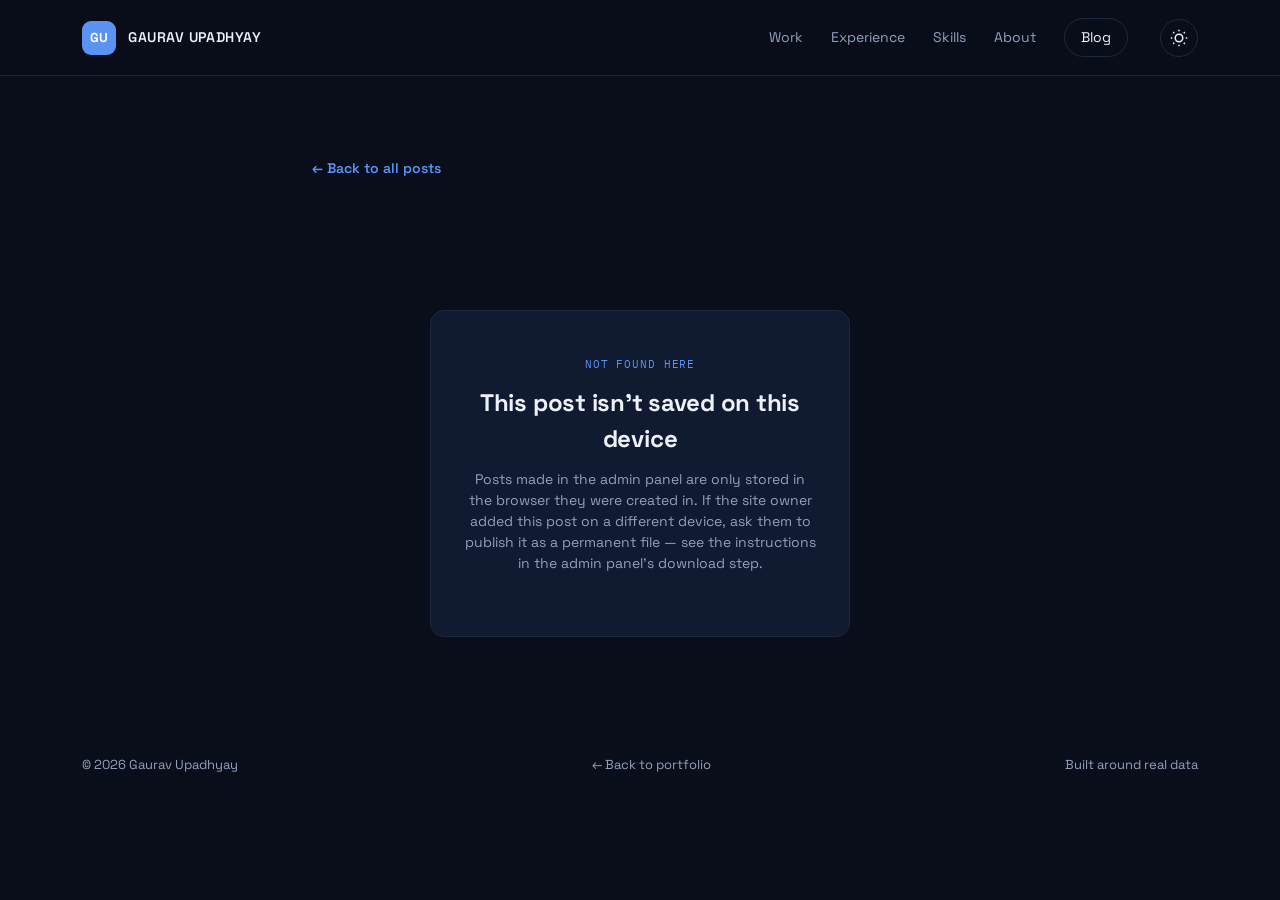
<file: blog/post-view.html>
<!DOCTYPE html>
<html lang="en">
<head>
<meta charset="UTF-8" />
<meta name="viewport" content="width=device-width, initial-scale=1.0" />
<title>Post — Gaurav Upadhyay</title>
<link rel="preconnect" href="https://fonts.googleapis.com">
<link href="https://fonts.googleapis.com/css2?family=Space+Grotesk:wght@400;500;600;700&family=IBM+Plex+Mono:wght@400;500&display=swap" rel="stylesheet">
<link rel="stylesheet" href="../styles.css" />
<link rel="stylesheet" href="blog.css" />
</head>
<body>

<header class="nav">
  <div class="nav-inner">
    <a href="../index.html" class="brand">
      <span class="brand-mark">GU</span>
      <span class="brand-name">GAURAV UPADHYAY</span>
    </a>
    <nav class="nav-links">
      <a href="../index.html#work">Work</a>
      <a href="../index.html#experience">Experience</a>
      <a href="../index.html#skills">Skills</a>
      <a href="../index.html#about">About</a>
      <a href="index.html" class="nav-cta">Blog</a>
    </nav>
    <button id="themeToggle" class="theme-toggle" aria-label="Toggle light and dark theme">
      <svg viewBox="0 0 24 24" width="18" height="18" fill="none" stroke="currentColor" stroke-width="2">
        <circle cx="12" cy="12" r="5"></circle>
        <path d="M12 1v2M12 21v2M4.2 4.2l1.4 1.4M18.4 18.4l1.4 1.4M1 12h2M21 12h2M4.2 19.8l1.4-1.4M18.4 5.6l1.4-1.4"/>
      </svg>
    </button>
    <button id="navToggle" class="nav-toggle" aria-label="Open menu">
      <span></span><span></span><span></span>
    </button>
  </div>
</header>

<main>
  <article>
    <header class="post-header" id="postHeader" hidden>
      <span class="post-date" id="postDate"></span>
      <h1 id="postTitle"></h1>
      <p class="post-meta" id="postReadTime"></p>
    </header>

    <div class="post-cover" id="postCoverWrap" hidden>
      <img id="postCover" alt="" />
    </div>

    <div class="post-body" id="postBody"></div>

    <div class="post-back">
      <a href="index.html">← Back to all posts</a>
    </div>

    <div id="notFound" class="admin-lock" hidden>
      <div class="admin-lock-card">
        <span class="work-kicker">Not found here</span>
        <h1>This post isn't saved on this device</h1>
        <p class="lede">Posts made in the admin panel are only stored in the browser they were created in. If the site owner added this post on a different device, ask them to publish it as a permanent file — see the instructions in the admin panel's download step.</p>
      </div>
    </div>
  </article>
</main>

<footer class="footer">
  <span>© <span id="year"></span> Gaurav Upadhyay</span>
  <a href="../index.html">← Back to portfolio</a>
  <span>Built around real data</span>
</footer>

<script src="../script.js"></script>
<script src="blog-store.js"></script>
<script>
  const params = new URLSearchParams(window.location.search);
  const id = params.get('id');
  const post = id ? getOwnerPosts().find(p => p.id === id) : null;

  if (post) {
    document.getElementById('postHeader').hidden = false;
    document.getElementById('postDate').textContent = post.date || '';
    document.getElementById('postTitle').textContent = post.title || '';
    document.getElementById('postReadTime').textContent = post.readTime || '';
    document.getElementById('postBody').innerHTML = post.bodyHtml || '';
    if (post.cover) {
      document.getElementById('postCoverWrap').hidden = false;
      document.getElementById('postCover').src = post.cover;
    }
    document.title = post.title + ' — Gaurav Upadhyay';
  } else {
    document.getElementById('notFound').hidden = false;
  }
</script>
</body>
</html>
</file>
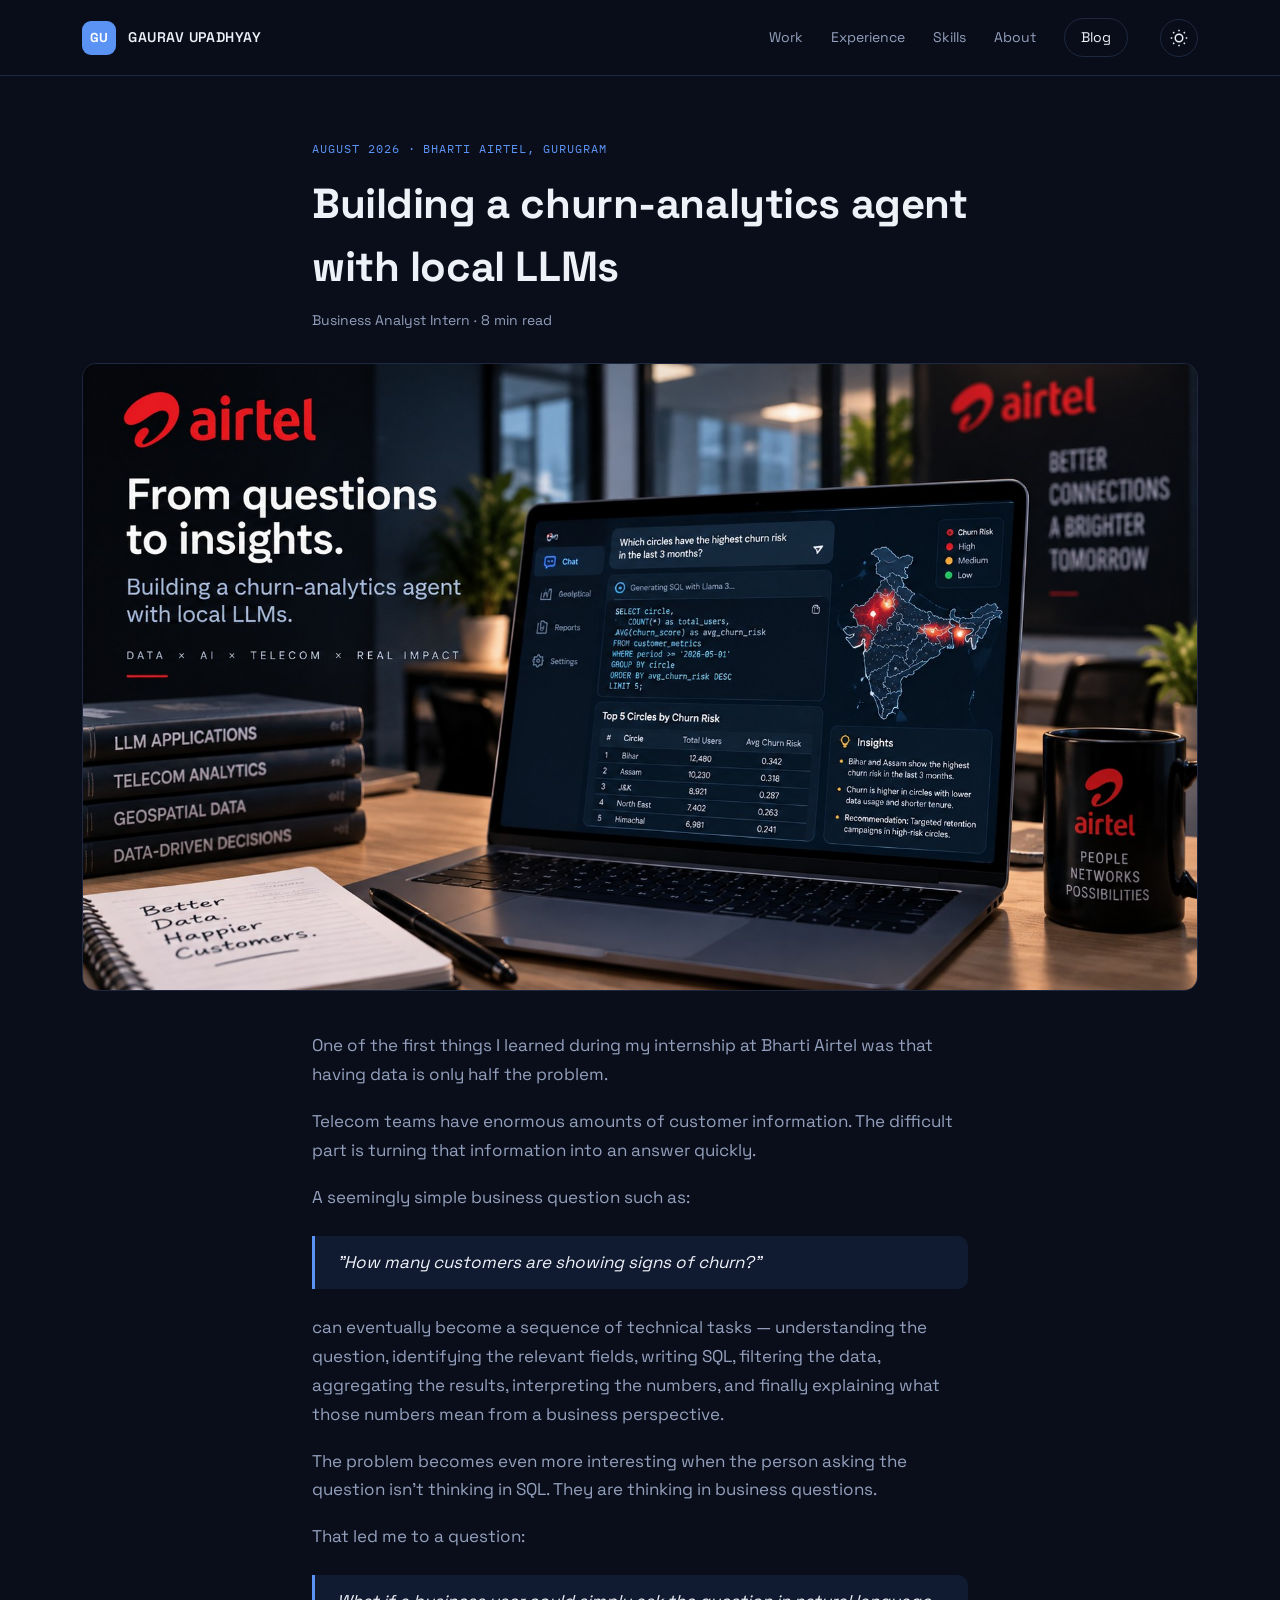
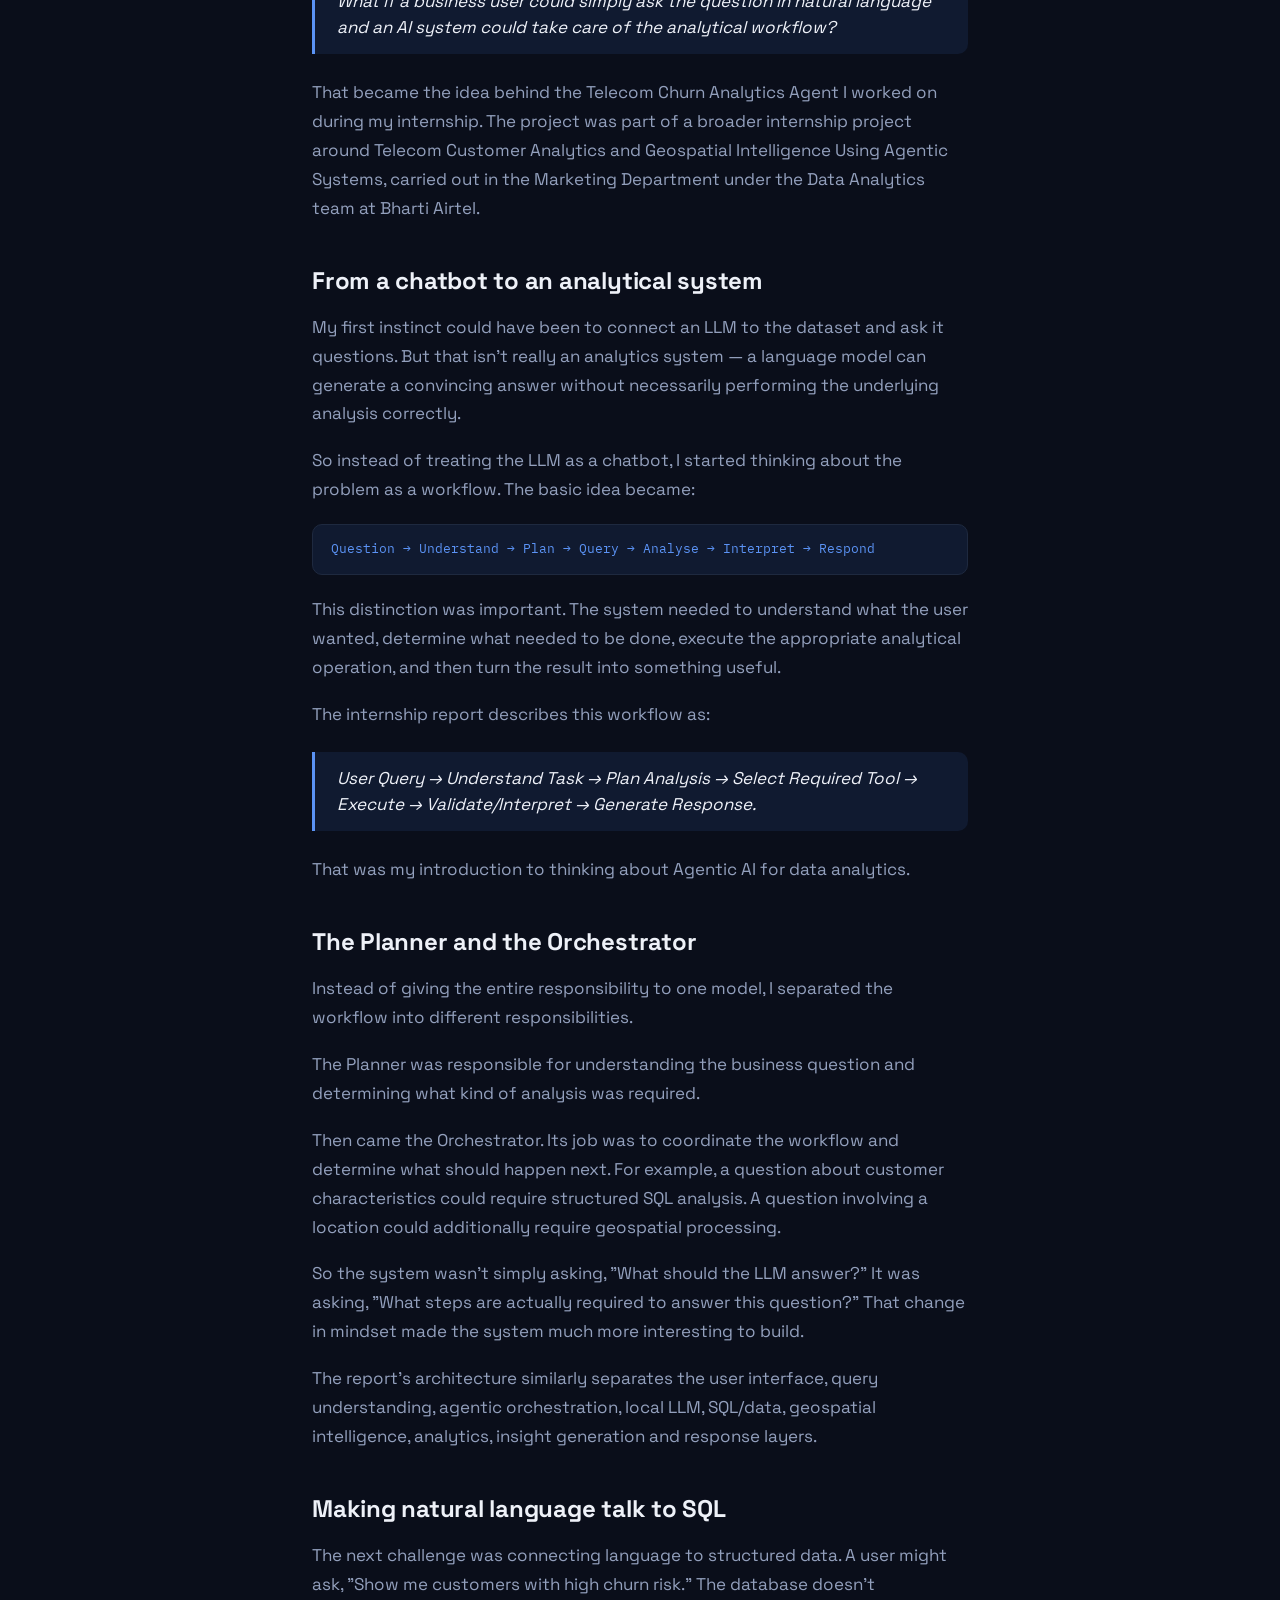
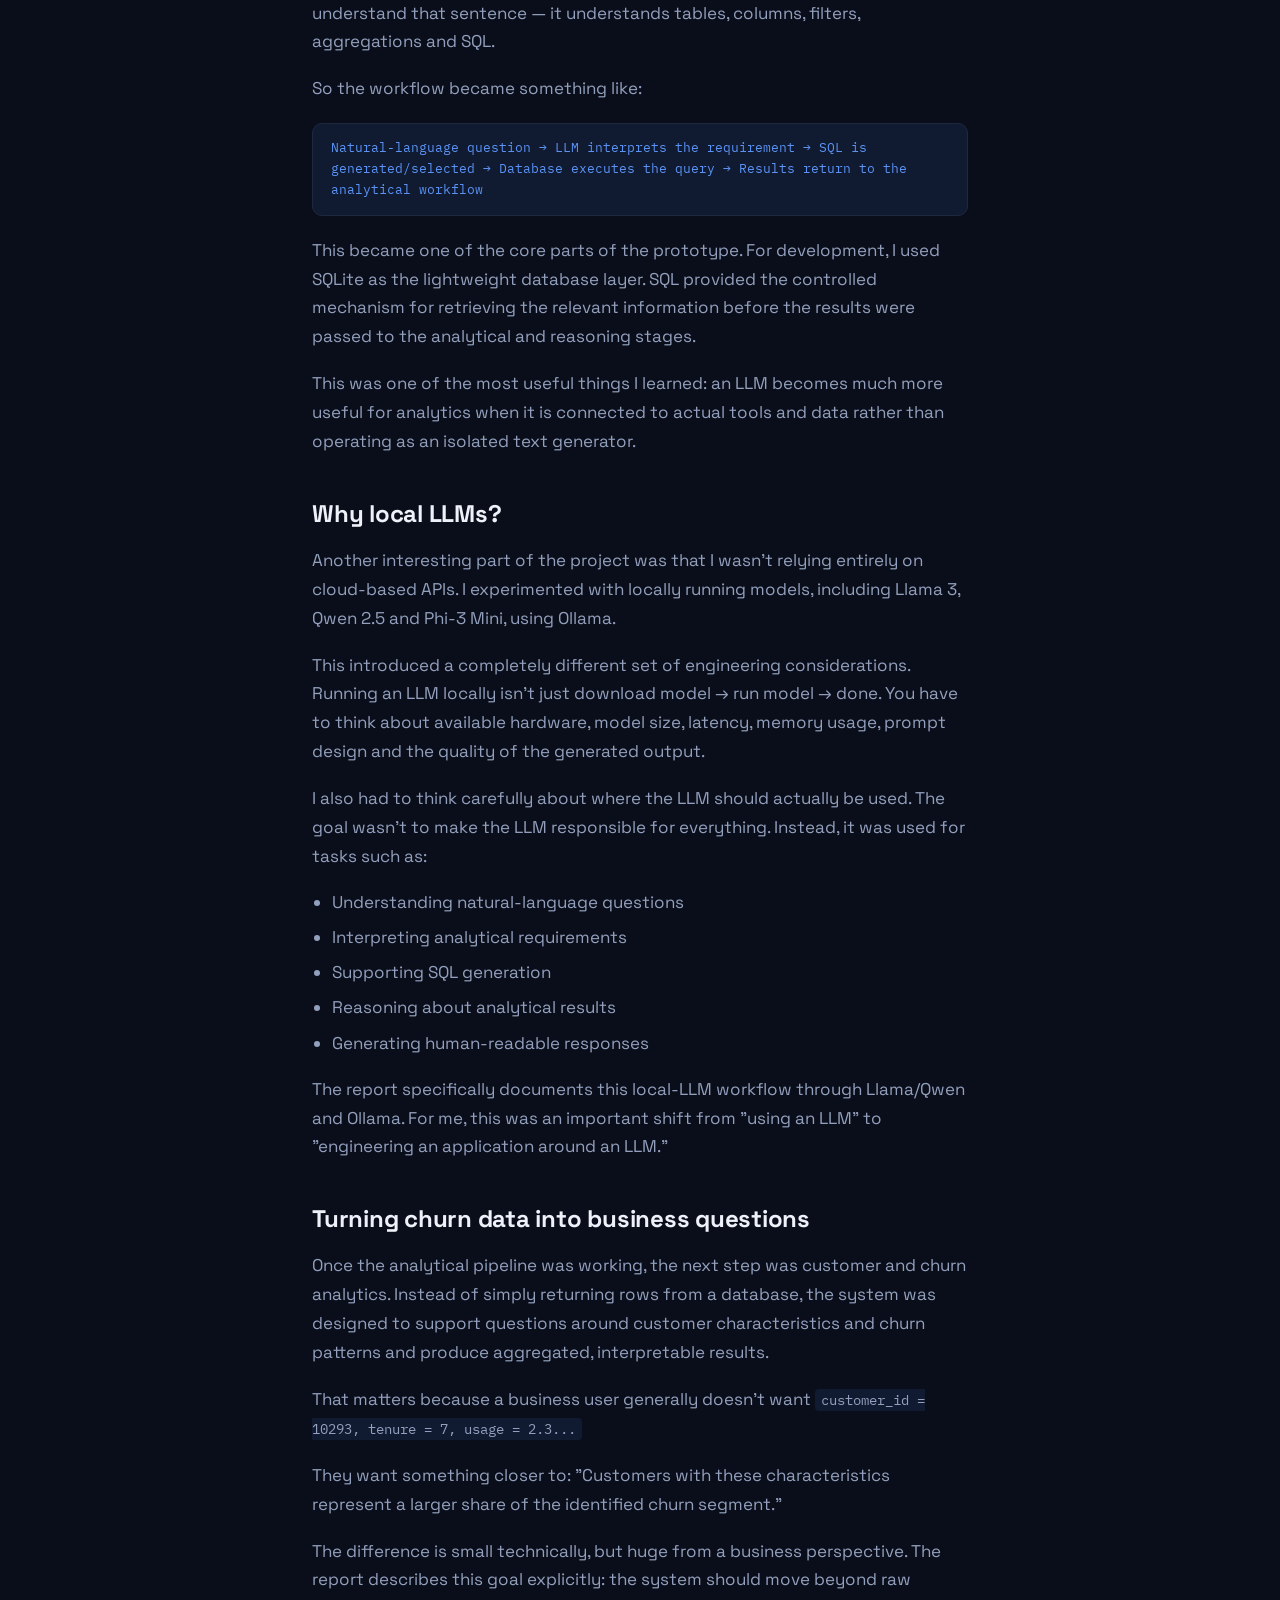
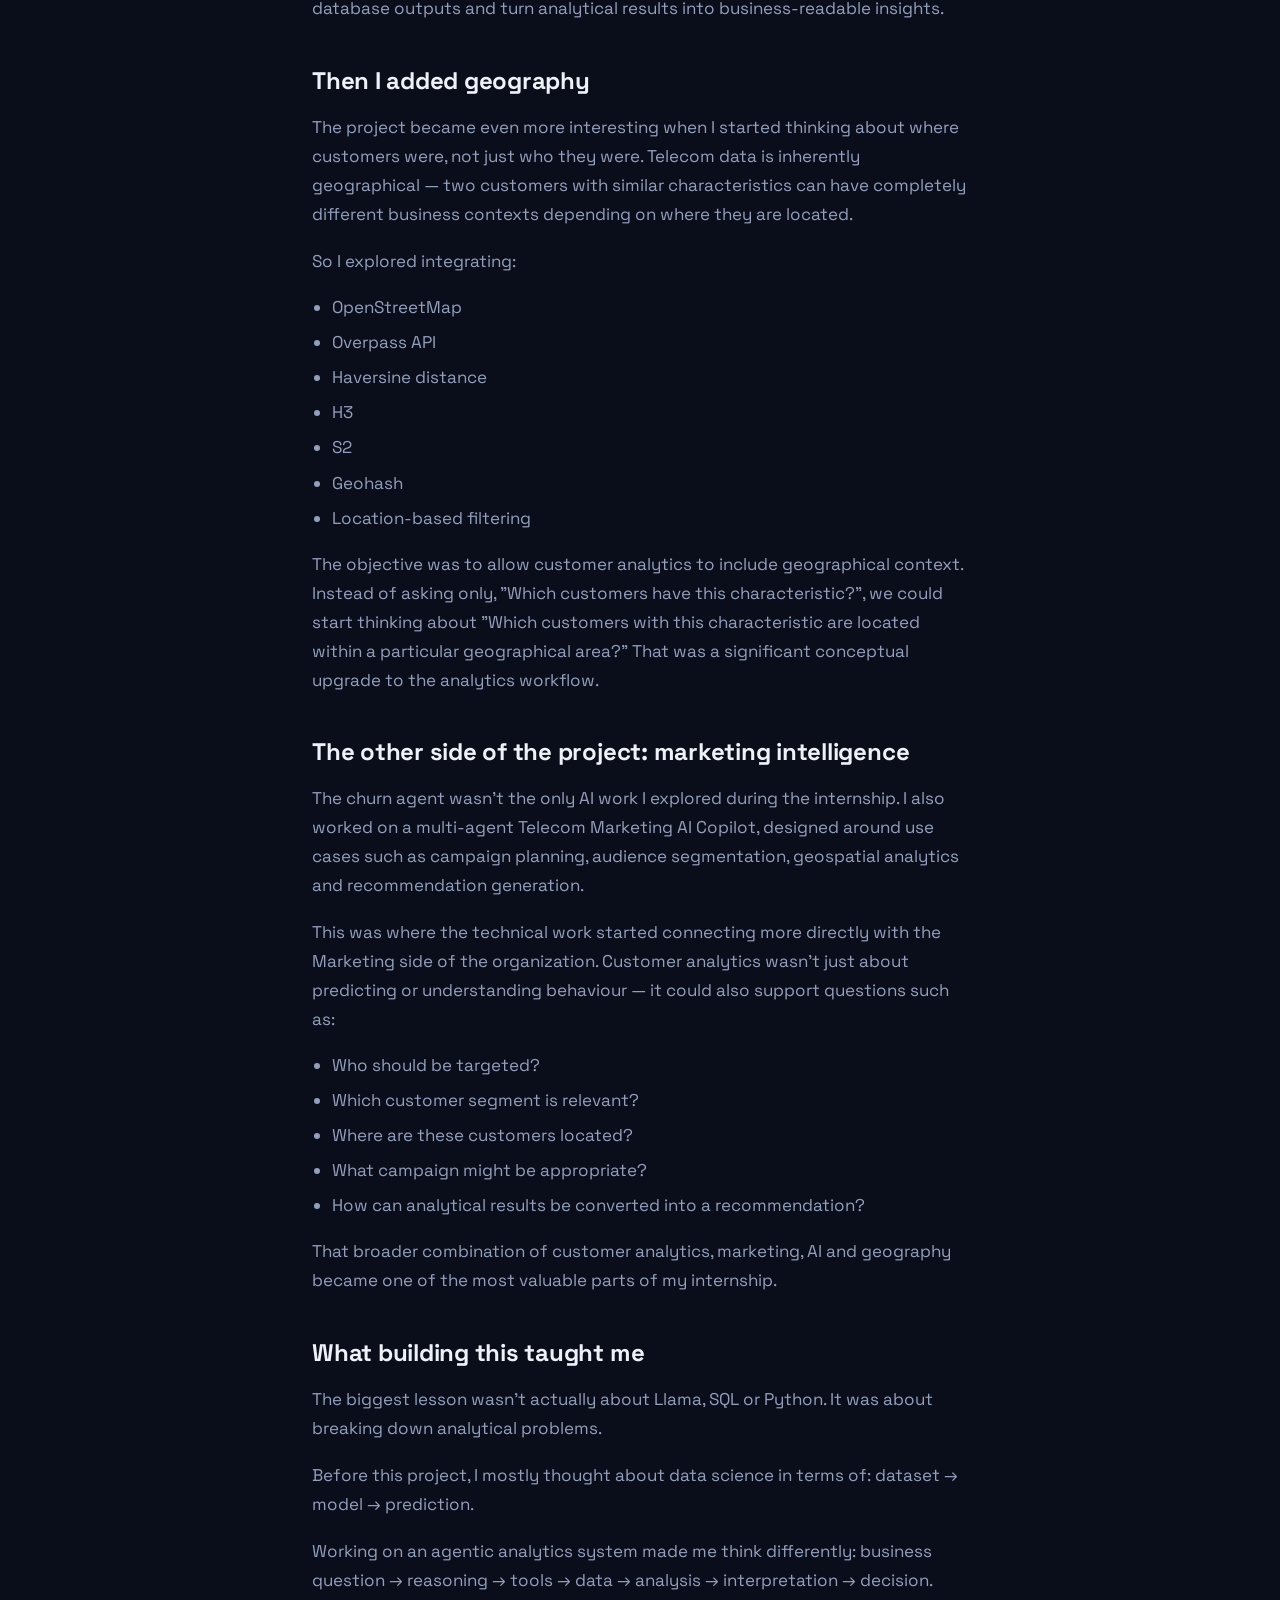
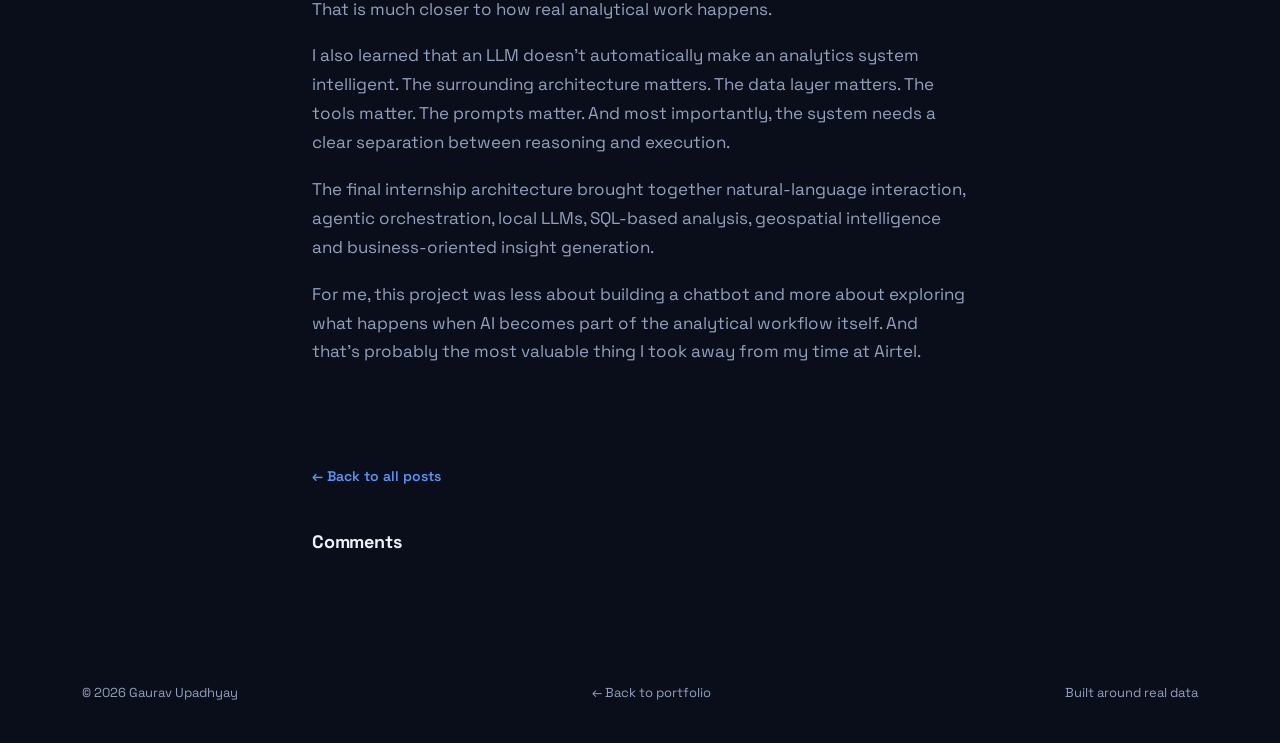
<file: blog/posts/business-analyst-internship.html>
<!DOCTYPE html>
<html lang="en">
<head>
<meta charset="UTF-8" />
<meta name="viewport" content="width=device-width, initial-scale=1.0" />
<title>Building a churn-analytics agent with local LLMs — Gaurav Upadhyay</title>
<link rel="preconnect" href="https://fonts.googleapis.com">
<link href="https://fonts.googleapis.com/css2?family=Space+Grotesk:wght@400;500;600;700&family=IBM+Plex+Mono:wght@400;500&display=swap" rel="stylesheet">
<link rel="stylesheet" href="../../styles.css" />
<link rel="stylesheet" href="../blog.css" />
</head>
<body>

<header class="nav">
  <div class="nav-inner">
    <a href="../../index.html" class="brand">
      <span class="brand-mark">GU</span>
      <span class="brand-name">GAURAV UPADHYAY</span>
    </a>
    <nav class="nav-links">
      <a href="../../index.html#work">Work</a>
      <a href="../../index.html#experience">Experience</a>
      <a href="../../index.html#skills">Skills</a>
      <a href="../../index.html#about">About</a>
      <a href="../index.html" class="nav-cta">Blog</a>
    </nav>
    <button id="themeToggle" class="theme-toggle" aria-label="Toggle light and dark theme">
      <svg viewBox="0 0 24 24" width="18" height="18" fill="none" stroke="currentColor" stroke-width="2">
        <circle cx="12" cy="12" r="5"></circle>
        <path d="M12 1v2M12 21v2M4.2 4.2l1.4 1.4M18.4 18.4l1.4 1.4M1 12h2M21 12h2M4.2 19.8l1.4-1.4M18.4 5.6l1.4-1.4"/>
      </svg>
    </button>
    <button id="navToggle" class="nav-toggle" aria-label="Open menu">
      <span></span><span></span><span></span>
    </button>
  </div>
</header>

<main>
  <article>
    <header class="post-header">
      <span class="post-date">August 2026 · Bharti Airtel, Gurugram</span>
      <h1>Building a churn-analytics agent with local LLMs</h1>
      <p class="post-meta">Business Analyst Intern · 8 min read</p>
    </header>

    <div class="post-cover">
      <!-- Swap this for a real screenshot: put it in blog/assets/ and update the src -->
      <img src="../../assets/blog/ba-intern-cover.jpg" alt="Cover image for the churn analytics agent post" onerror="this.closest('.post-cover').style.display='none'" />
    </div>

    <div class="post-body">
      <p>One of the first things I learned during my internship at Bharti Airtel was that having data is only half the problem.</p>
      <p>Telecom teams have enormous amounts of customer information. The difficult part is turning that information into an answer quickly.</p>
      <p>A seemingly simple business question such as:</p>
      <blockquote>"How many customers are showing signs of churn?"</blockquote>
      <p>can eventually become a sequence of technical tasks — understanding the question, identifying the relevant fields, writing SQL, filtering the data, aggregating the results, interpreting the numbers, and finally explaining what those numbers mean from a business perspective.</p>
      <p>The problem becomes even more interesting when the person asking the question isn't thinking in SQL. They are thinking in business questions.</p>
      <p>That led me to a question:</p>
      <blockquote>What if a business user could simply ask the question in natural language and an AI system could take care of the analytical workflow?</blockquote>
      <p>That became the idea behind the Telecom Churn Analytics Agent I worked on during my internship. The project was part of a broader internship project around Telecom Customer Analytics and Geospatial Intelligence Using Agentic Systems, carried out in the Marketing Department under the Data Analytics team at Bharti Airtel.</p>

      <h2>From a chatbot to an analytical system</h2>
      <p>My first instinct could have been to connect an LLM to the dataset and ask it questions. But that isn't really an analytics system — a language model can generate a convincing answer without necessarily performing the underlying analysis correctly.</p>
      <p>So instead of treating the LLM as a chatbot, I started thinking about the problem as a workflow. The basic idea became:</p>
      <p class="flow">Question → Understand → Plan → Query → Analyse → Interpret → Respond</p>
      <p>This distinction was important. The system needed to understand what the user wanted, determine what needed to be done, execute the appropriate analytical operation, and then turn the result into something useful.</p>
      <p>The internship report describes this workflow as:</p>
      <blockquote>User Query → Understand Task → Plan Analysis → Select Required Tool → Execute → Validate/Interpret → Generate Response.</blockquote>
      <p>That was my introduction to thinking about Agentic AI for data analytics.</p>

      <h2>The Planner and the Orchestrator</h2>
      <p>Instead of giving the entire responsibility to one model, I separated the workflow into different responsibilities.</p>
      <p>The Planner was responsible for understanding the business question and determining what kind of analysis was required.</p>
      <p>Then came the Orchestrator. Its job was to coordinate the workflow and determine what should happen next. For example, a question about customer characteristics could require structured SQL analysis. A question involving a location could additionally require geospatial processing.</p>
      <p>So the system wasn't simply asking, "What should the LLM answer?" It was asking, "What steps are actually required to answer this question?" That change in mindset made the system much more interesting to build.</p>
      <p>The report's architecture similarly separates the user interface, query understanding, agentic orchestration, local LLM, SQL/data, geospatial intelligence, analytics, insight generation and response layers.</p>

      <h2>Making natural language talk to SQL</h2>
      <p>The next challenge was connecting language to structured data. A user might ask, "Show me customers with high churn risk." The database doesn't understand that sentence — it understands tables, columns, filters, aggregations and SQL.</p>
      <p>So the workflow became something like:</p>
      <p class="flow">Natural-language question → LLM interprets the requirement → SQL is generated/selected → Database executes the query → Results return to the analytical workflow</p>
      <p>This became one of the core parts of the prototype. For development, I used SQLite as the lightweight database layer. SQL provided the controlled mechanism for retrieving the relevant information before the results were passed to the analytical and reasoning stages.</p>
      <p>This was one of the most useful things I learned: an LLM becomes much more useful for analytics when it is connected to actual tools and data rather than operating as an isolated text generator.</p>

      <h2>Why local LLMs?</h2>
      <p>Another interesting part of the project was that I wasn't relying entirely on cloud-based APIs. I experimented with locally running models, including Llama 3, Qwen 2.5 and Phi-3 Mini, using Ollama.</p>
      <p>This introduced a completely different set of engineering considerations. Running an LLM locally isn't just download model → run model → done. You have to think about available hardware, model size, latency, memory usage, prompt design and the quality of the generated output.</p>
      <p>I also had to think carefully about where the LLM should actually be used. The goal wasn't to make the LLM responsible for everything. Instead, it was used for tasks such as:</p>
      <ul>
        <li>Understanding natural-language questions</li>
        <li>Interpreting analytical requirements</li>
        <li>Supporting SQL generation</li>
        <li>Reasoning about analytical results</li>
        <li>Generating human-readable responses</li>
      </ul>
      <p>The report specifically documents this local-LLM workflow through Llama/Qwen and Ollama. For me, this was an important shift from "using an LLM" to "engineering an application around an LLM."</p>

      <h2>Turning churn data into business questions</h2>
      <p>Once the analytical pipeline was working, the next step was customer and churn analytics. Instead of simply returning rows from a database, the system was designed to support questions around customer characteristics and churn patterns and produce aggregated, interpretable results.</p>
      <p>That matters because a business user generally doesn't want <code>customer_id = 10293, tenure = 7, usage = 2.3...</code></p>
      <p>They want something closer to: "Customers with these characteristics represent a larger share of the identified churn segment."</p>
      <p>The difference is small technically, but huge from a business perspective. The report describes this goal explicitly: the system should move beyond raw database outputs and turn analytical results into business-readable insights.</p>

      <h2>Then I added geography</h2>
      <p>The project became even more interesting when I started thinking about where customers were, not just who they were. Telecom data is inherently geographical — two customers with similar characteristics can have completely different business contexts depending on where they are located.</p>
      <p>So I explored integrating:</p>
      <ul>
        <li>OpenStreetMap</li>
        <li>Overpass API</li>
        <li>Haversine distance</li>
        <li>H3</li>
        <li>S2</li>
        <li>Geohash</li>
        <li>Location-based filtering</li>
      </ul>
      <p>The objective was to allow customer analytics to include geographical context. Instead of asking only, "Which customers have this characteristic?", we could start thinking about "Which customers with this characteristic are located within a particular geographical area?" That was a significant conceptual upgrade to the analytics workflow.</p>

      <h2>The other side of the project: marketing intelligence</h2>
      <p>The churn agent wasn't the only AI work I explored during the internship. I also worked on a multi-agent Telecom Marketing AI Copilot, designed around use cases such as campaign planning, audience segmentation, geospatial analytics and recommendation generation.</p>
      <p>This was where the technical work started connecting more directly with the Marketing side of the organization. Customer analytics wasn't just about predicting or understanding behaviour — it could also support questions such as:</p>
      <ul>
        <li>Who should be targeted?</li>
        <li>Which customer segment is relevant?</li>
        <li>Where are these customers located?</li>
        <li>What campaign might be appropriate?</li>
        <li>How can analytical results be converted into a recommendation?</li>
      </ul>
      <p>That broader combination of customer analytics, marketing, AI and geography became one of the most valuable parts of my internship.</p>

      <h2>What building this taught me</h2>
      <p>The biggest lesson wasn't actually about Llama, SQL or Python. It was about breaking down analytical problems.</p>
      <p>Before this project, I mostly thought about data science in terms of: dataset → model → prediction.</p>
      <p>Working on an agentic analytics system made me think differently: business question → reasoning → tools → data → analysis → interpretation → decision. That is much closer to how real analytical work happens.</p>
      <p>I also learned that an LLM doesn't automatically make an analytics system intelligent. The surrounding architecture matters. The data layer matters. The tools matter. The prompts matter. And most importantly, the system needs a clear separation between reasoning and execution.</p>
      <p>The final internship architecture brought together natural-language interaction, agentic orchestration, local LLMs, SQL-based analysis, geospatial intelligence and business-oriented insight generation.</p>
      <p>For me, this project was less about building a chatbot and more about exploring what happens when AI becomes part of the analytical workflow itself. And that's probably the most valuable thing I took away from my time at Airtel.</p>
    </div>

    <div class="post-back">
      <a href="../index.html">← Back to all posts</a>
    </div>

    <section class="comments">
      <h3>Comments</h3>
      <!-- Powered by Giscus (GitHub Discussions). Setup steps are in README.md. -->
      <script src="https://giscus.app/client.js"
        data-repo="garvupadhyay2004/Portfolio"
        data-repo-id="R_kgDOUZafjw"
        data-category="General"
        data-category-id="DIC_kwDOUZafj84DFhrm"
        data-mapping="pathname"
        data-strict="0"
        data-reactions-enabled="1"
        data-emit-metadata="0"
        data-input-position="bottom"
        data-theme="dark"
        data-lang="en"
        crossorigin="anonymous"
        async>
      </script>
    </section>
  </article>
</main>

<footer class="footer">
  <span>© <span id="year"></span> Gaurav Upadhyay</span>
  <a href="../../index.html">← Back to portfolio</a>
  <span>Built around real data</span>
</footer>

<script src="../../script.js"></script>
</body>
</html>
</file>
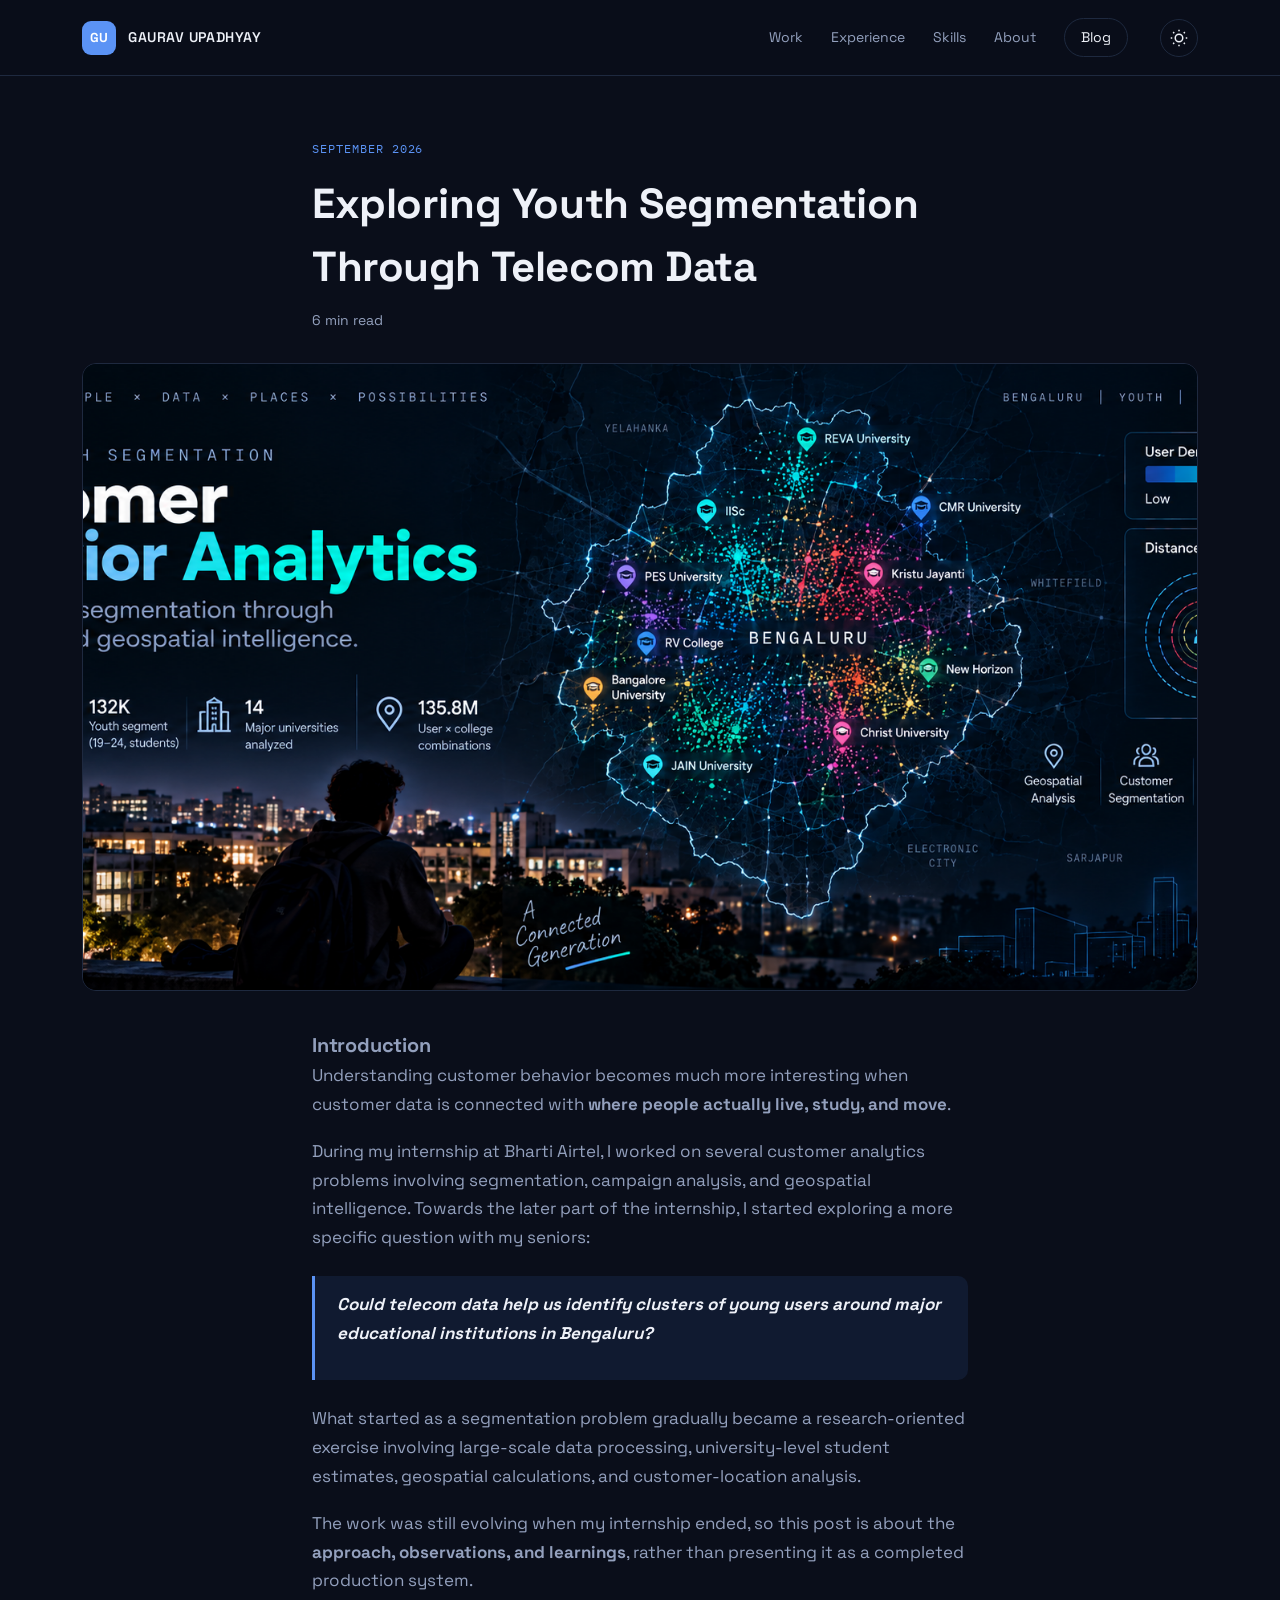
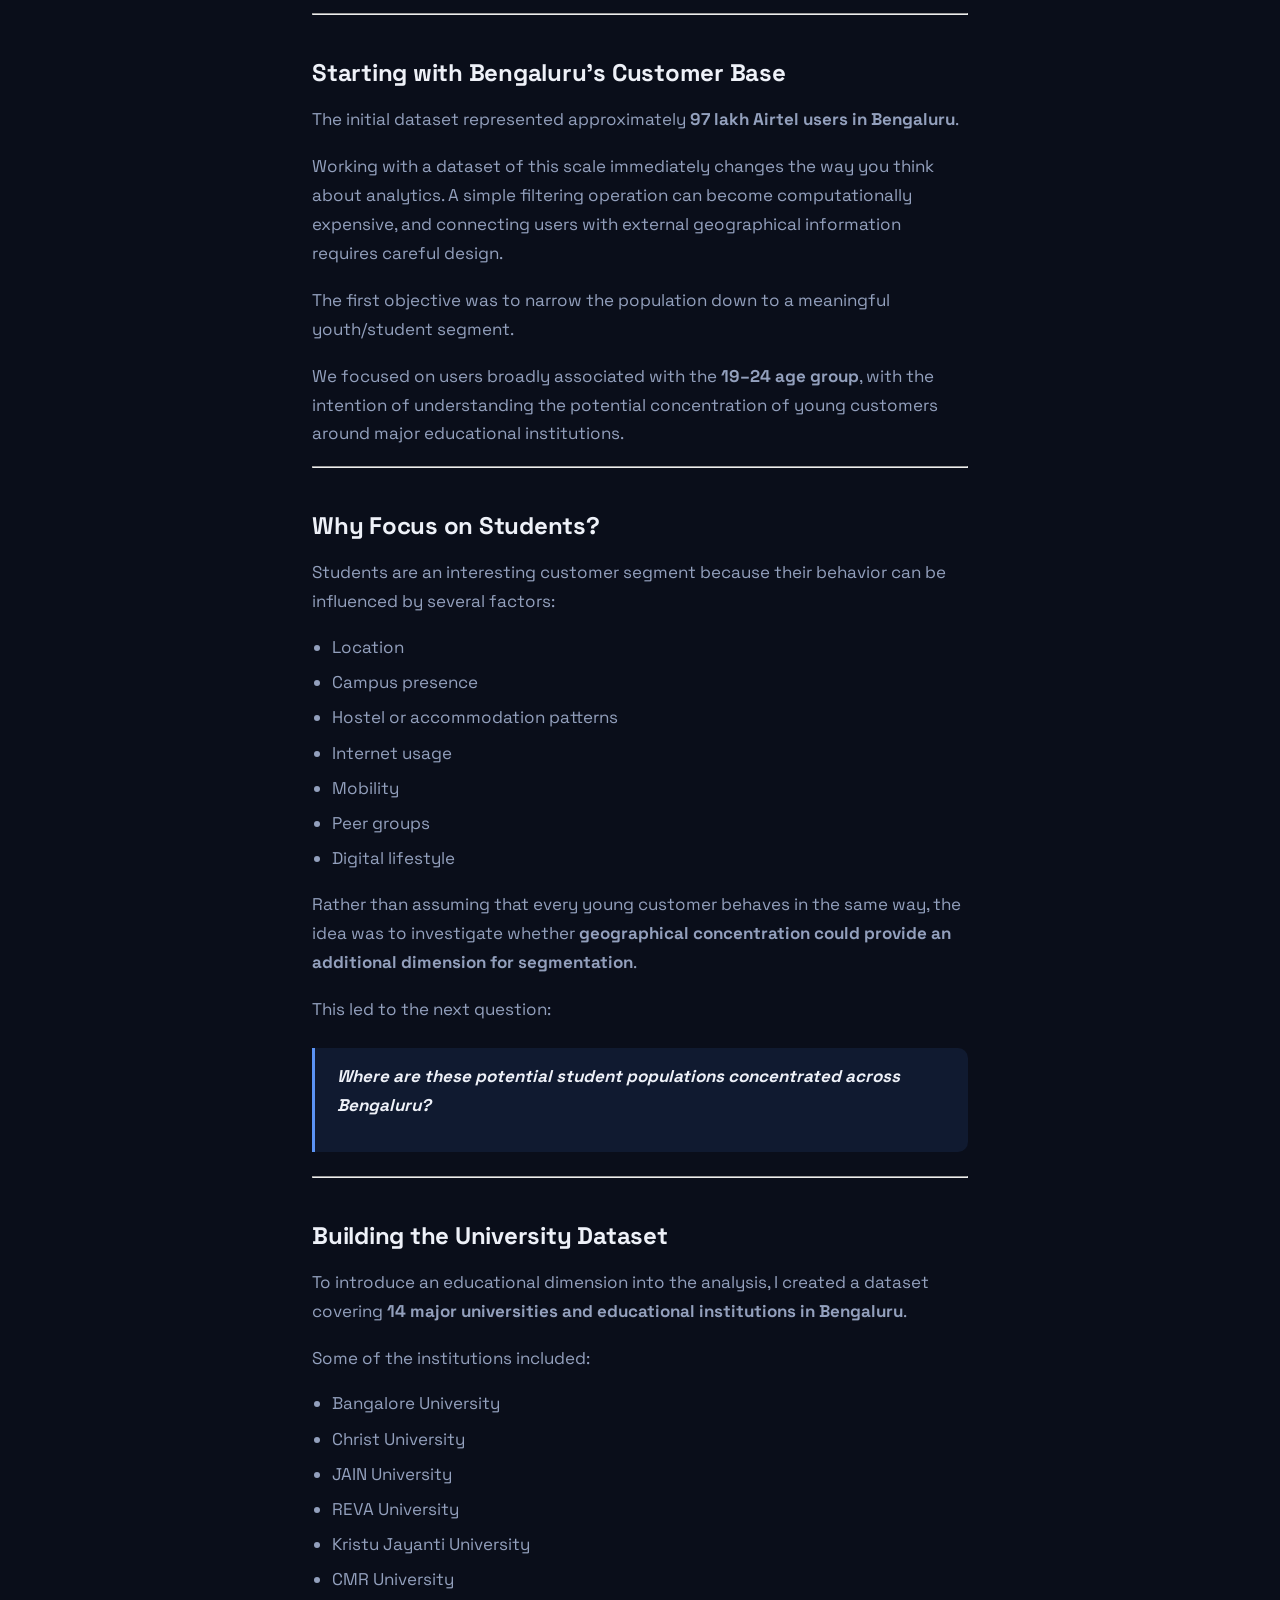
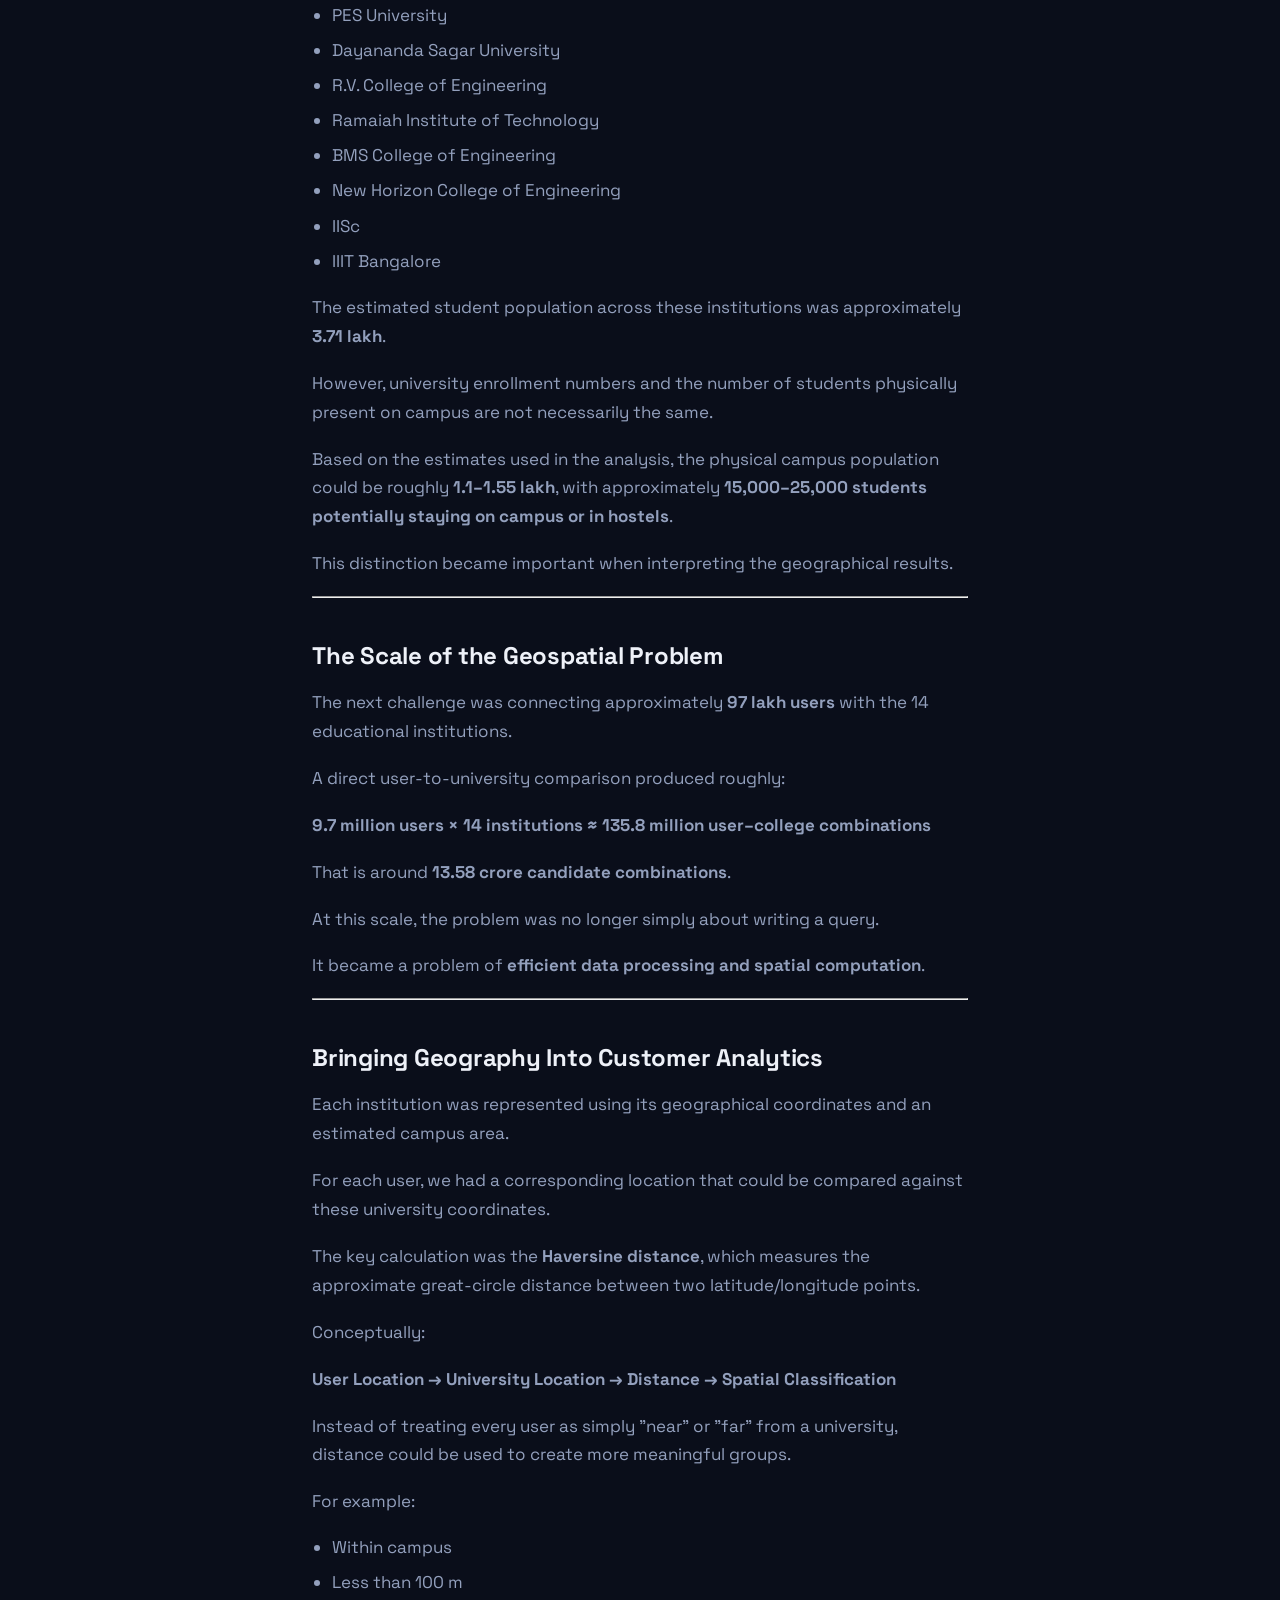
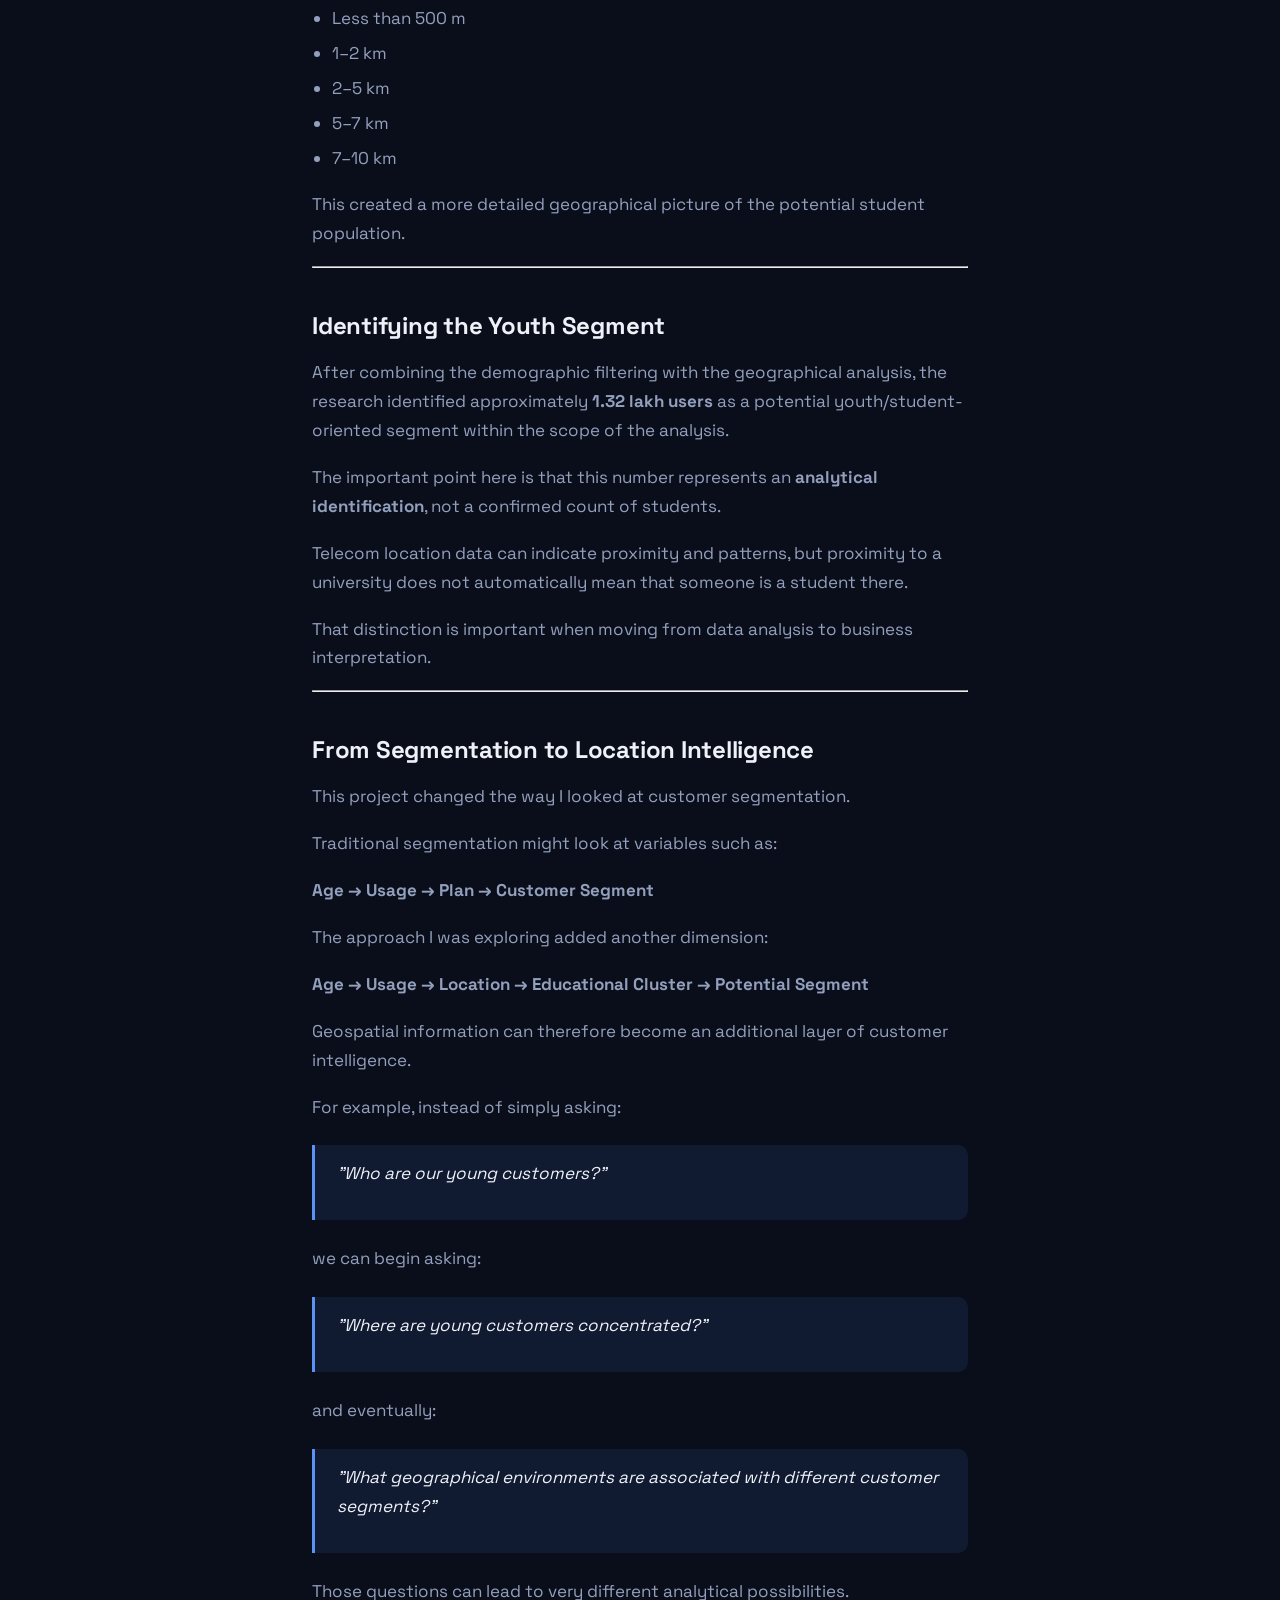
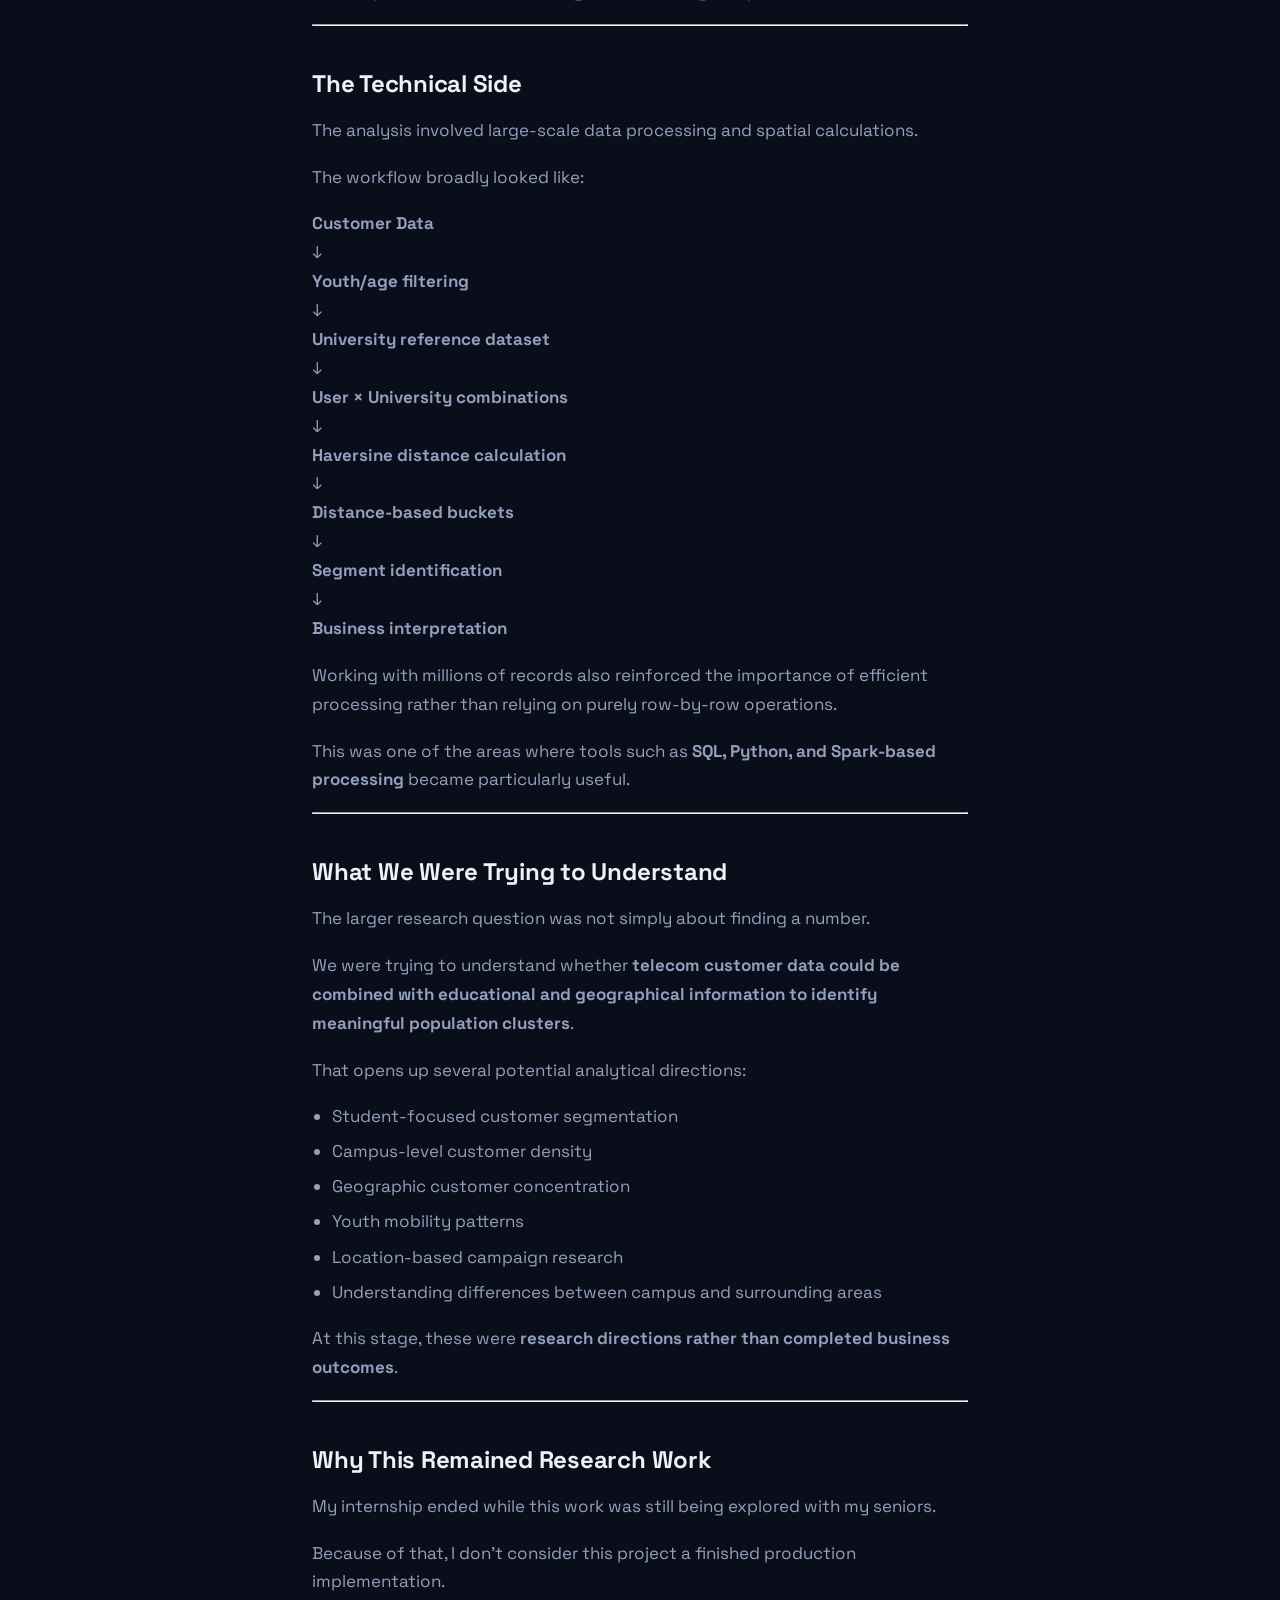
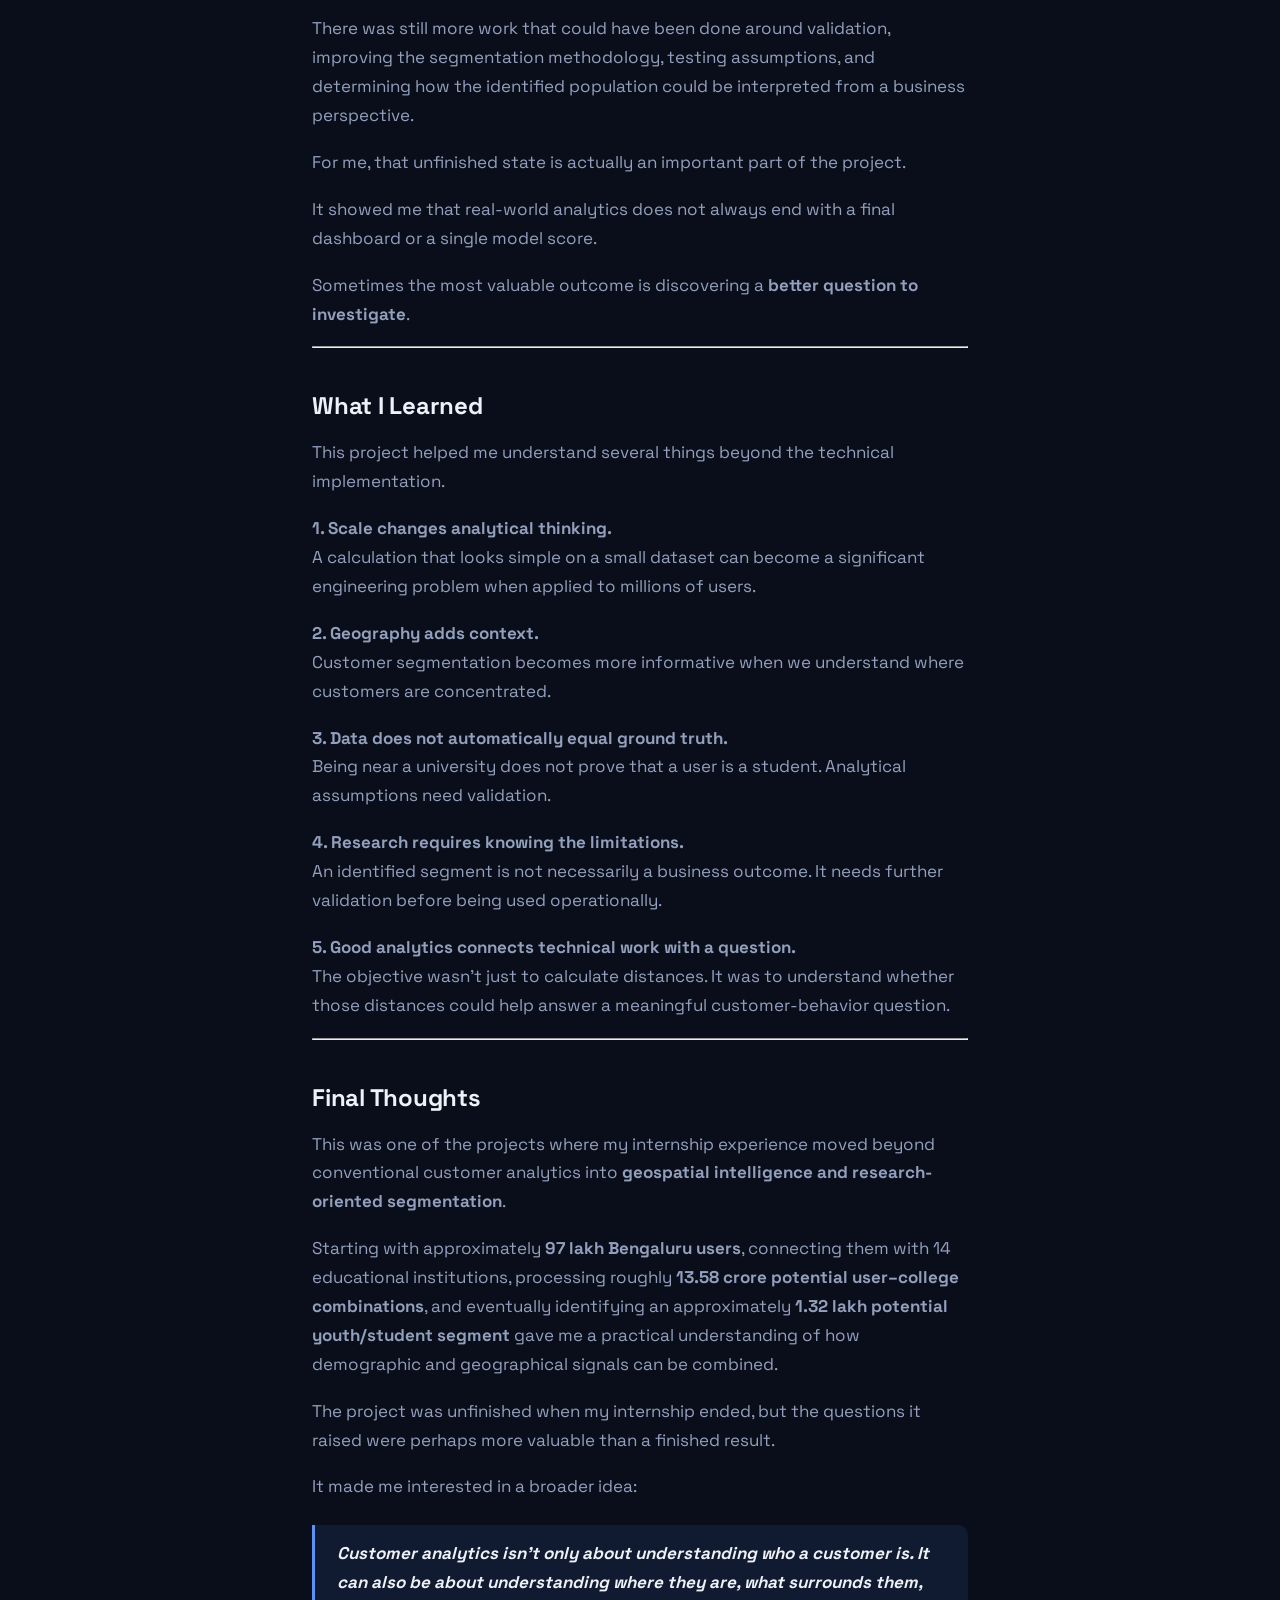
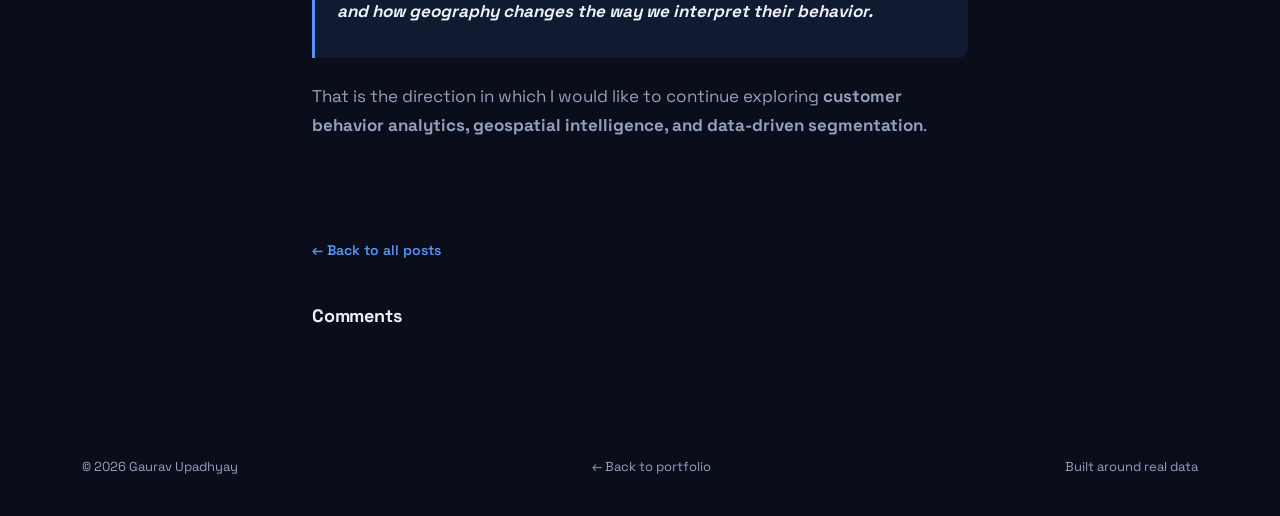
<file: blog/posts/exploring-youth-segmentation-through-telecom-data.html>
<!DOCTYPE html>
<html lang="en">
<head>
<meta charset="UTF-8" />
<meta name="viewport" content="width=device-width, initial-scale=1.0" />
<title>Exploring Youth Segmentation Through Telecom Data — Gaurav Upadhyay</title>
<link rel="preconnect" href="https://fonts.googleapis.com">
<link href="https://fonts.googleapis.com/css2?family=Space+Grotesk:wght@400;500;600;700&family=IBM+Plex+Mono:wght@400;500&display=swap" rel="stylesheet">
<link rel="stylesheet" href="../../styles.css" />
<link rel="stylesheet" href="../blog.css" />
</head>
<body>

<header class="nav">
  <div class="nav-inner">
    <a href="../../index.html" class="brand">
      <span class="brand-mark">GU</span>
      <span class="brand-name">GAURAV UPADHYAY</span>
    </a>
    <nav class="nav-links">
      <a href="../../index.html#work">Work</a>
      <a href="../../index.html#experience">Experience</a>
      <a href="../../index.html#skills">Skills</a>
      <a href="../../index.html#about">About</a>
      <a href="../index.html" class="nav-cta">Blog</a>
    </nav>
    <button id="themeToggle" class="theme-toggle" aria-label="Toggle light and dark theme">
      <svg viewBox="0 0 24 24" width="18" height="18" fill="none" stroke="currentColor" stroke-width="2">
        <circle cx="12" cy="12" r="5"></circle>
        <path d="M12 1v2M12 21v2M4.2 4.2l1.4 1.4M18.4 18.4l1.4 1.4M1 12h2M21 12h2M4.2 19.8l1.4-1.4M18.4 5.6l1.4-1.4"/>
      </svg>
    </button>
    <button id="navToggle" class="nav-toggle" aria-label="Open menu">
      <span></span><span></span><span></span>
    </button>
  </div>
</header>

<main>
  <article>
    <header class="post-header">
      <span class="post-date">September 2026</span>
      <h1>Exploring Youth Segmentation Through Telecom Data</h1>
      <p class="post-meta">6 min read</p>
    </header>

    <div class="post-cover"><img src="../../assets/blog/Youth-segmentation.jpg" alt="" /></div>

    <div class="post-body">
      <h3>Introduction</h3>
<p>Understanding customer behavior becomes much more interesting when customer data is connected with <strong>where people actually live, study, and move</strong>.</p>
<p>During my internship at Bharti Airtel, I worked on several customer analytics problems involving segmentation, campaign analysis, and geospatial intelligence. Towards the later part of the internship, I started exploring a more specific question with my seniors:</p>
<blockquote>
<p><strong>Could telecom data help us identify clusters of young users around major educational institutions in Bengaluru?</strong></p>
</blockquote>
<p>What started as a segmentation problem gradually became a research-oriented exercise involving large-scale data processing, university-level student estimates, geospatial calculations, and customer-location analysis.</p>
<p>The work was still evolving when my internship ended, so this post is about the <strong>approach, observations, and learnings</strong>, rather than presenting it as a completed production system.</p>
<hr>
<h2>Starting with Bengaluru's Customer Base</h2>
<p>The initial dataset represented approximately <strong>97 lakh Airtel users in Bengaluru</strong>.</p>
<p>Working with a dataset of this scale immediately changes the way you think about analytics. A simple filtering operation can become computationally expensive, and connecting users with external geographical information requires careful design.</p>
<p>The first objective was to narrow the population down to a meaningful youth/student segment.</p>
<p>We focused on users broadly associated with the <strong>19–24 age group</strong>, with the intention of understanding the potential concentration of young customers around major educational institutions.</p>
<hr>
<h2>Why Focus on Students?</h2>
<p>Students are an interesting customer segment because their behavior can be influenced by several factors:</p>
<ul>
<li>
Location
</li>
<li>
Campus presence
</li>
<li>
Hostel or accommodation patterns
</li>
<li>
Internet usage
</li>
<li>
Mobility
</li>
<li>
Peer groups
</li>
<li>
Digital lifestyle
</li>
</ul>
<p>Rather than assuming that every young customer behaves in the same way, the idea was to investigate whether <strong>geographical concentration could provide an additional dimension for segmentation</strong>.</p>
<p>This led to the next question:</p>
<blockquote>
<p><strong>Where are these potential student populations concentrated across Bengaluru?</strong></p>
</blockquote>
<hr>
<h2>Building the University Dataset</h2>
<p>To introduce an educational dimension into the analysis, I created a dataset covering <strong>14 major universities and educational institutions in Bengaluru</strong>.</p>
<p>Some of the institutions included:</p>
<ul>
<li>
Bangalore University
</li>
<li>
Christ University
</li>
<li>
JAIN University
</li>
<li>
REVA University
</li>
<li>
Kristu Jayanti University
</li>
<li>
CMR University
</li>
<li>
PES University
</li>
<li>
Dayananda Sagar University
</li>
<li>
R.V. College of Engineering
</li>
<li>
Ramaiah Institute of Technology
</li>
<li>
BMS College of Engineering
</li>
<li>
New Horizon College of Engineering
</li>
<li>
IISc
</li>
<li>
IIIT Bangalore
</li>
</ul>
<p>The estimated student population across these institutions was approximately <strong>3.71 lakh</strong>.</p>
<p>However, university enrollment numbers and the number of students physically present on campus are not necessarily the same.</p>
<p>Based on the estimates used in the analysis, the physical campus population could be roughly <strong>1.1–1.55 lakh</strong>, with approximately <strong>15,000–25,000 students potentially staying on campus or in hostels</strong>.</p>
<p>This distinction became important when interpreting the geographical results.</p>
<hr>
<h2>The Scale of the Geospatial Problem</h2>
<p>The next challenge was connecting approximately <strong>97 lakh users</strong> with the 14 educational institutions.</p>
<p>A direct user-to-university comparison produced roughly:</p>
<p><strong>9.7 million users × 14 institutions ≈ 135.8 million user–college combinations</strong></p>
<p>That is around <strong>13.58 crore candidate combinations</strong>.</p>
<p>At this scale, the problem was no longer simply about writing a query.</p>
<p>It became a problem of <strong>efficient data processing and spatial computation</strong>.</p>
<hr>
<h2>Bringing Geography Into Customer Analytics</h2>
<p>Each institution was represented using its geographical coordinates and an estimated campus area.</p>
<p>For each user, we had a corresponding location that could be compared against these university coordinates.</p>
<p>The key calculation was the <strong>Haversine distance</strong>, which measures the approximate great-circle distance between two latitude/longitude points.</p>
<p>Conceptually:</p>
<p><strong>User Location → University Location → Distance → Spatial Classification</strong></p>
<p>Instead of treating every user as simply "near" or "far" from a university, distance could be used to create more meaningful groups.</p>
<p>For example:</p>
<ul>
<li>
Within campus
</li>
<li>
Less than 100 m
</li>
<li>
Less than 500 m
</li>
<li>
1–2 km
</li>
<li>
2–5 km
</li>
<li>
5–7 km
</li>
<li>
7–10 km
</li>
</ul>
<p>This created a more detailed geographical picture of the potential student population.</p>
<hr>
<h2>Identifying the Youth Segment</h2>
<p>After combining the demographic filtering with the geographical analysis, the research identified approximately <strong>1.32 lakh users</strong> as a potential youth/student-oriented segment within the scope of the analysis.</p>
<p>The important point here is that this number represents an <strong>analytical identification</strong>, not a confirmed count of students.</p>
<p>Telecom location data can indicate proximity and patterns, but proximity to a university does not automatically mean that someone is a student there.</p>
<p>That distinction is important when moving from data analysis to business interpretation.</p>
<hr>
<h2>From Segmentation to Location Intelligence</h2>
<p>This project changed the way I looked at customer segmentation.</p>
<p>Traditional segmentation might look at variables such as:</p>
<p><strong>Age → Usage → Plan → Customer Segment</strong></p>
<p>The approach I was exploring added another dimension:</p>
<p><strong>Age → Usage → Location → Educational Cluster → Potential Segment</strong></p>
<p>Geospatial information can therefore become an additional layer of customer intelligence.</p>
<p>For example, instead of simply asking:</p>
<blockquote>
<p>"Who are our young customers?"</p>
</blockquote>
<p>we can begin asking:</p>
<blockquote>
<p>"Where are young customers concentrated?"</p>
</blockquote>
<p>and eventually:</p>
<blockquote>
<p>"What geographical environments are associated with different customer segments?"</p>
</blockquote>
<p>Those questions can lead to very different analytical possibilities.</p>
<hr>
<h2>The Technical Side</h2>
<p>The analysis involved large-scale data processing and spatial calculations.</p>
<p>The workflow broadly looked like:</p>
<p><strong>Customer Data</strong><br>
↓<br>
<strong>Youth/age filtering</strong><br>
↓<br>
<strong>University reference dataset</strong><br>
↓<br>
<strong>User × University combinations</strong><br>
↓<br>
<strong>Haversine distance calculation</strong><br>
↓<br>
<strong>Distance-based buckets</strong><br>
↓<br>
<strong>Segment identification</strong><br>
↓<br>
<strong>Business interpretation</strong></p>
<p>Working with millions of records also reinforced the importance of efficient processing rather than relying on purely row-by-row operations.</p>
<p>This was one of the areas where tools such as <strong>SQL, Python, and Spark-based processing</strong> became particularly useful.</p>
<hr>
<h2>What We Were Trying to Understand</h2>
<p>The larger research question was not simply about finding a number.</p>
<p>We were trying to understand whether <strong>telecom customer data could be combined with educational and geographical information to identify meaningful population clusters</strong>.</p>
<p>That opens up several potential analytical directions:</p>
<ul>
<li>
Student-focused customer segmentation
</li>
<li>
Campus-level customer density
</li>
<li>
Geographic customer concentration
</li>
<li>
Youth mobility patterns
</li>
<li>
Location-based campaign research
</li>
<li>
Understanding differences between campus and surrounding areas
</li>
</ul>
<p>At this stage, these were <strong>research directions rather than completed business outcomes</strong>.</p>
<hr>
<h2>Why This Remained Research Work</h2>
<p>My internship ended while this work was still being explored with my seniors.</p>
<p>Because of that, I don't consider this project a finished production implementation.</p>
<p>There was still more work that could have been done around validation, improving the segmentation methodology, testing assumptions, and determining how the identified population could be interpreted from a business perspective.</p>
<p>For me, that unfinished state is actually an important part of the project.</p>
<p>It showed me that real-world analytics does not always end with a final dashboard or a single model score.</p>
<p>Sometimes the most valuable outcome is discovering a <strong>better question to investigate</strong>.</p>
<hr>
<h2>What I Learned</h2>
<p>This project helped me understand several things beyond the technical implementation.</p>
<p><strong>1. Scale changes analytical thinking.</strong><br>
A calculation that looks simple on a small dataset can become a significant engineering problem when applied to millions of users.</p>
<p><strong>2. Geography adds context.</strong><br>
Customer segmentation becomes more informative when we understand where customers are concentrated.</p>
<p><strong>3. Data does not automatically equal ground truth.</strong><br>
Being near a university does not prove that a user is a student. Analytical assumptions need validation.</p>
<p><strong>4. Research requires knowing the limitations.</strong><br>
An identified segment is not necessarily a business outcome. It needs further validation before being used operationally.</p>
<p><strong>5. Good analytics connects technical work with a question.</strong><br>
The objective wasn't just to calculate distances. It was to understand whether those distances could help answer a meaningful customer-behavior question.</p>
<hr>
<h2>Final Thoughts</h2>
<p>This was one of the projects where my internship experience moved beyond conventional customer analytics into <strong>geospatial intelligence and research-oriented segmentation</strong>.</p>
<p>Starting with approximately <strong>97 lakh Bengaluru users</strong>, connecting them with 14 educational institutions, processing roughly <strong>13.58 crore potential user–college combinations</strong>, and eventually identifying an approximately <strong>1.32 lakh potential youth/student segment</strong> gave me a practical understanding of how demographic and geographical signals can be combined.</p>
<p>The project was unfinished when my internship ended, but the questions it raised were perhaps more valuable than a finished result.</p>
<p>It made me interested in a broader idea:</p>
<blockquote>
<p><strong>Customer analytics isn't only about understanding who a customer is. It can also be about understanding where they are, what surrounds them, and how geography changes the way we interpret their behavior.</strong></p>
</blockquote>
<p>That is the direction in which I would like to continue exploring <strong>customer behavior analytics, geospatial intelligence, and data-driven segmentation</strong>.</p>
    </div>

    <div class="post-back">
      <a href="../index.html">← Back to all posts</a>
    </div>

    <section class="comments">
      <h3>Comments</h3>
      <!-- Powered by Giscus (GitHub Discussions). Setup steps are in README.md. -->
      <script src="https://giscus.app/client.js"
        data-repo="garvupadhyay2004/Portfolio"
        data-repo-id="R_kgDOUZafjw"
        data-category="General"
        data-category-id="DIC_kwDOUZafj84DFhrm"
        data-mapping="pathname"
        data-strict="0"
        data-reactions-enabled="1"
        data-emit-metadata="0"
        data-input-position="bottom"
        data-theme="dark"
        data-lang="en"
        crossorigin="anonymous"
        async>
      </script>
    </section>
  </article>
</main>

<footer class="footer">
  <span>© <span id="year"></span> Gaurav Upadhyay</span>
  <a href="../../index.html">← Back to portfolio</a>
  <span>Built around real data</span>
</footer>

<script src="../../script.js"></script>
</body>
</html>
</file>
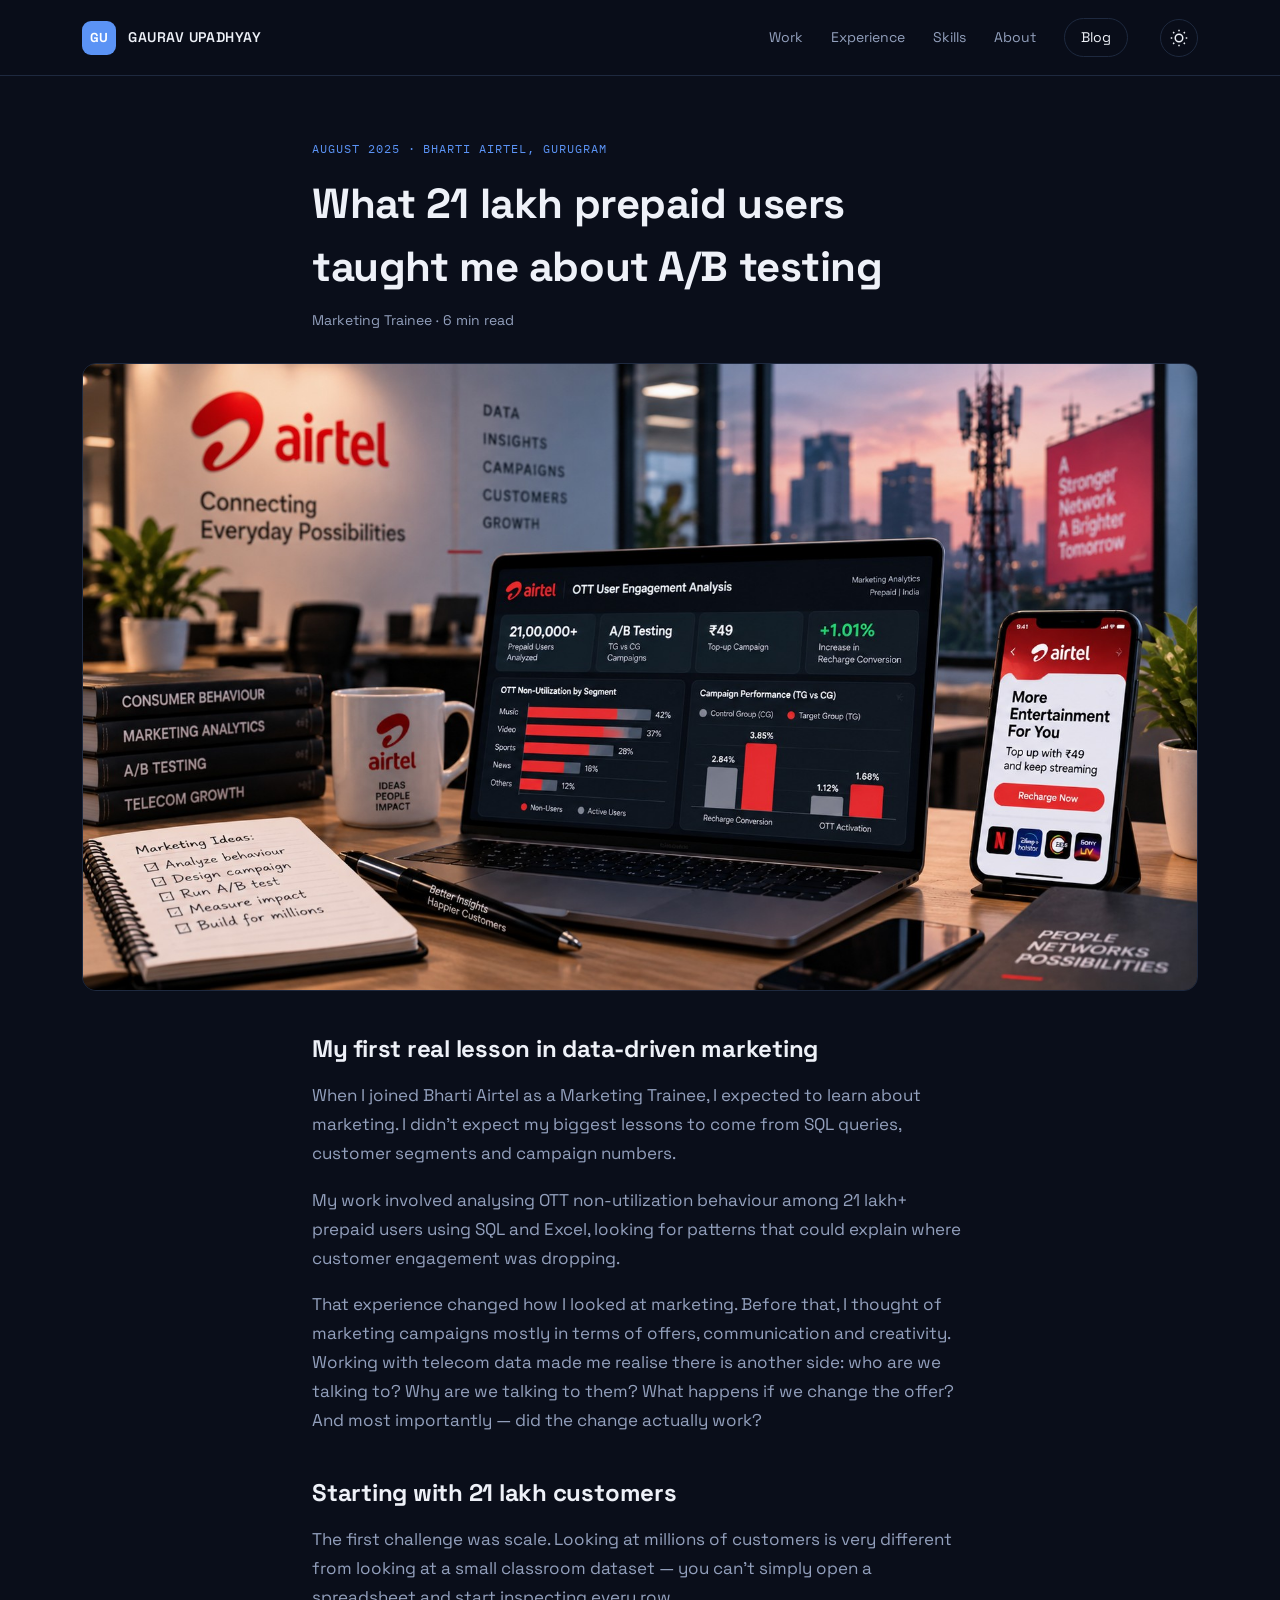
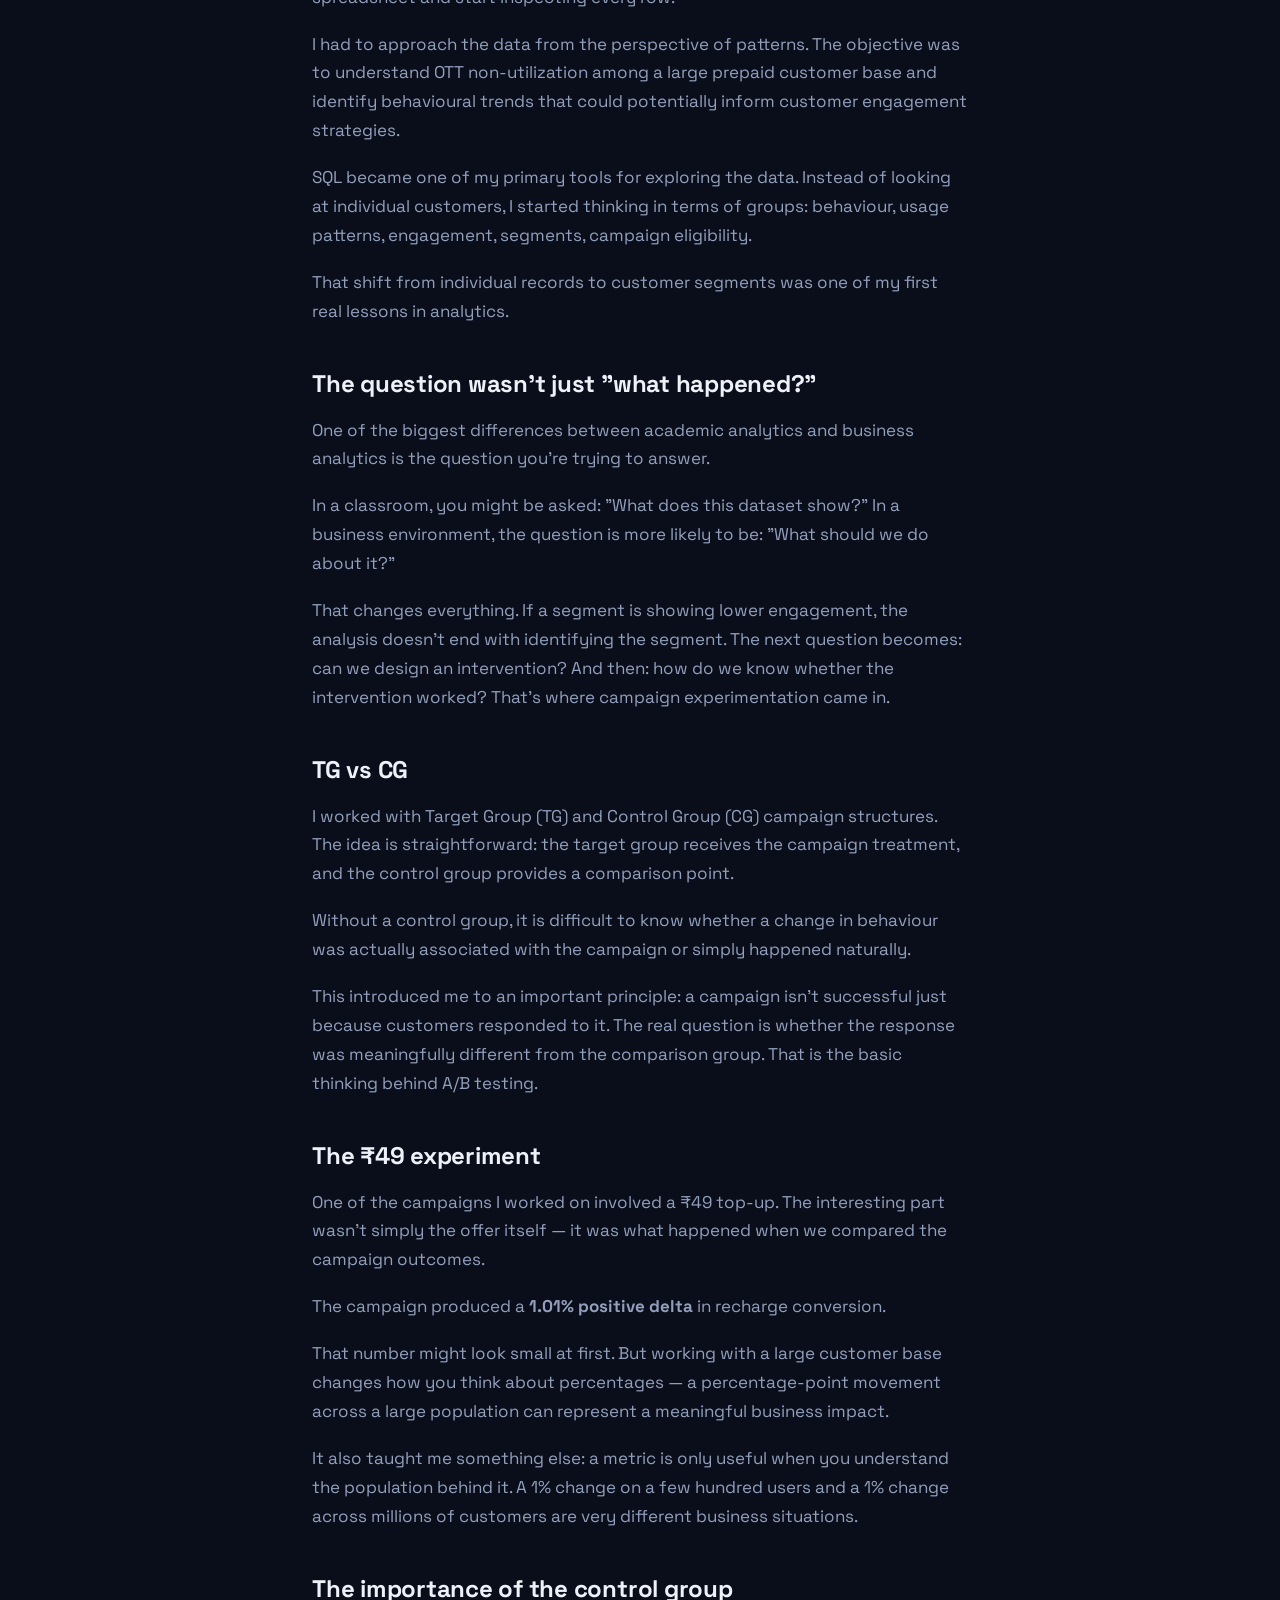
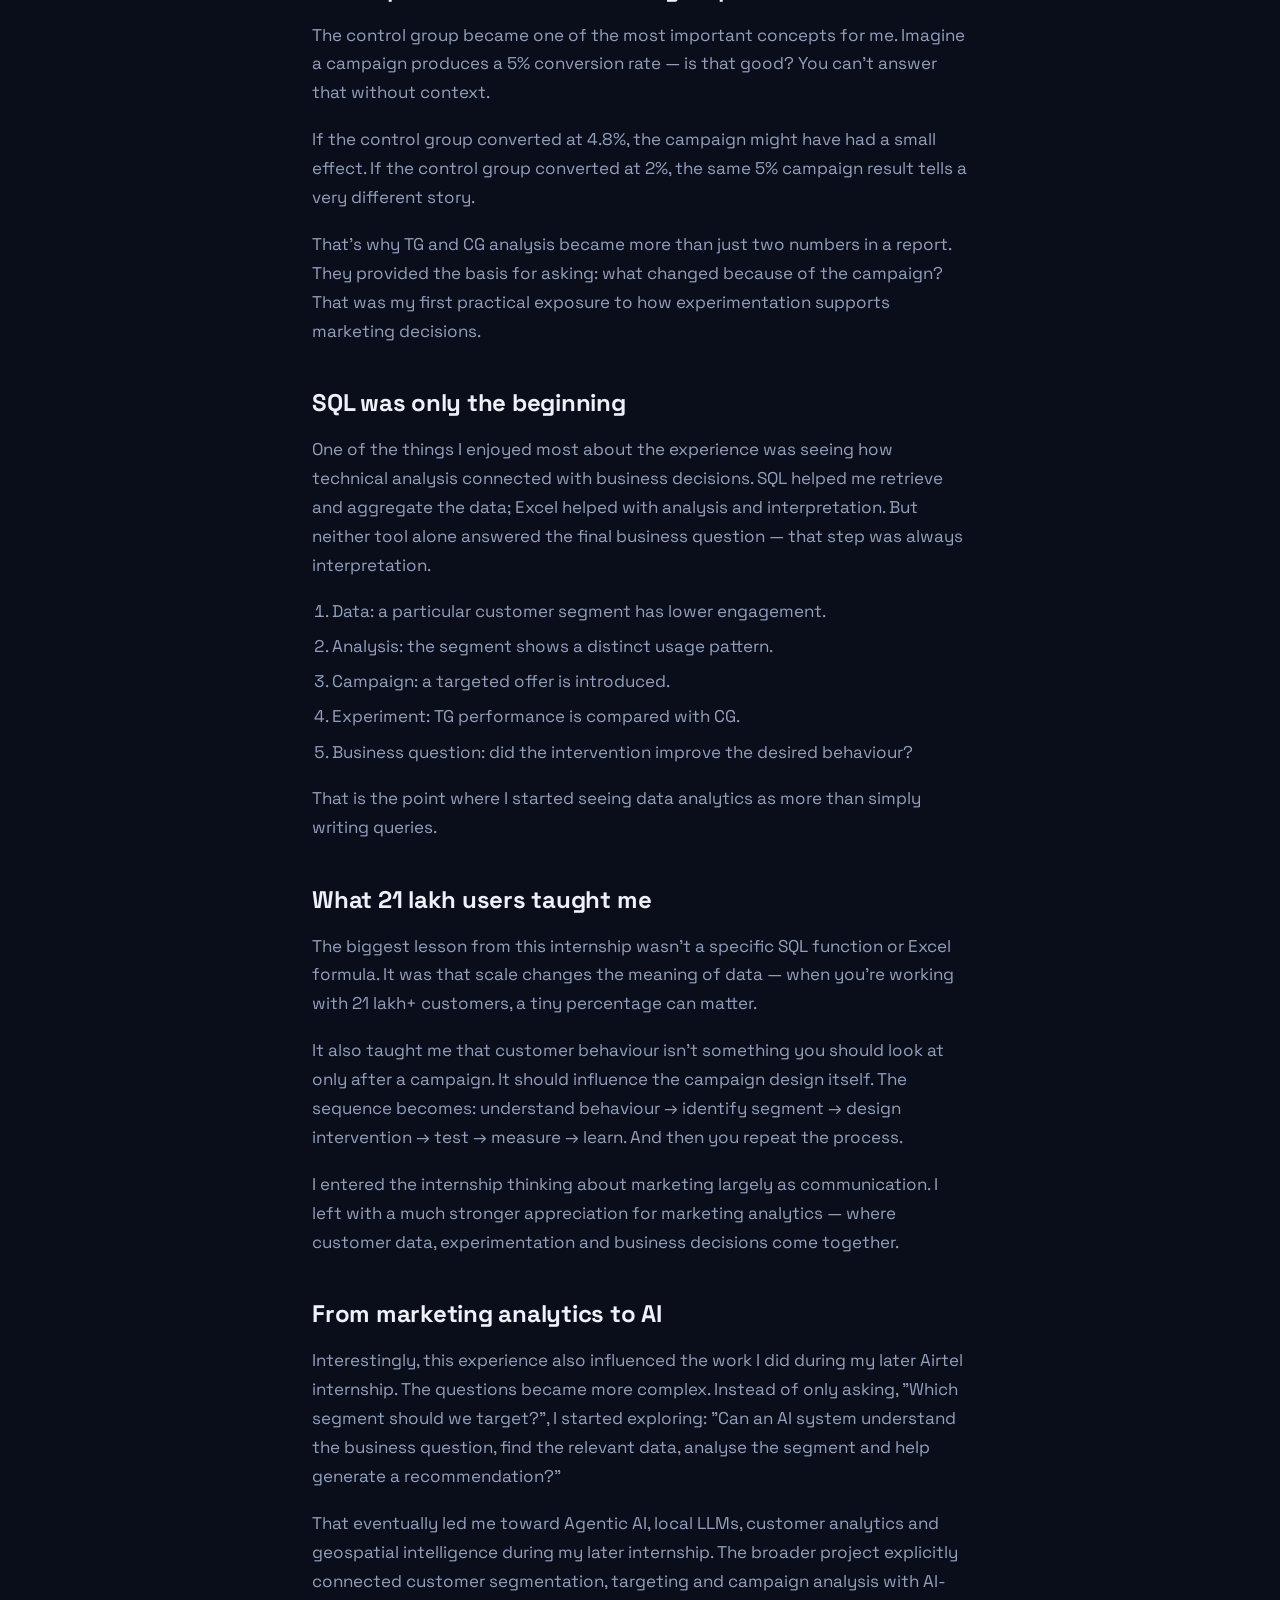
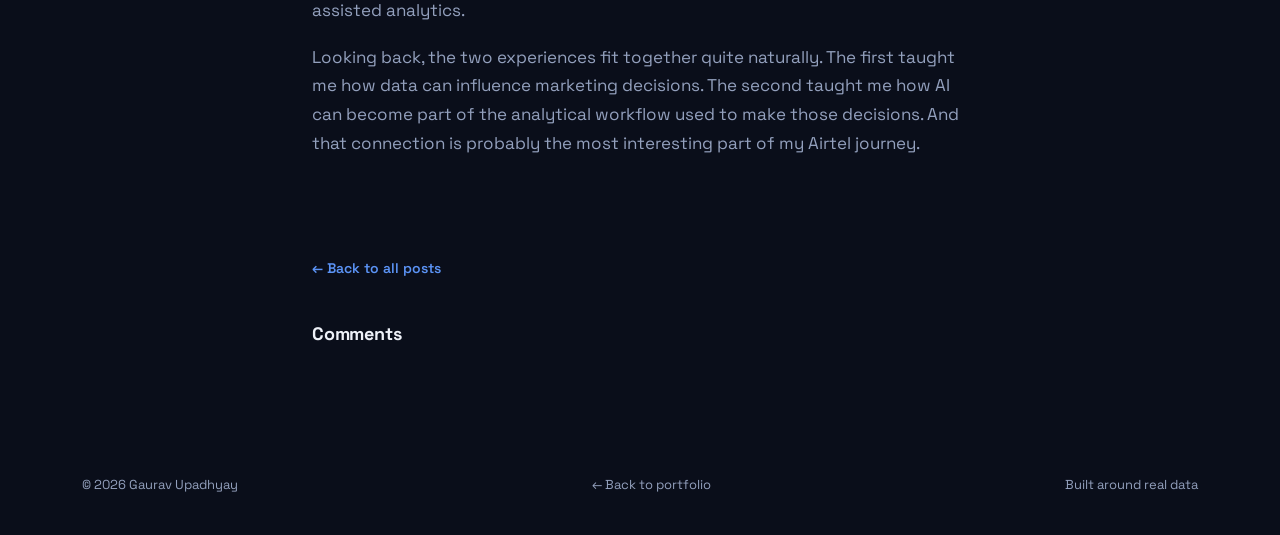
<file: blog/posts/marketing-trainee-internship.html>
<!DOCTYPE html>
<html lang="en">
<head>
<meta charset="UTF-8" />
<meta name="viewport" content="width=device-width, initial-scale=1.0" />
<title>What 21 lakh prepaid users taught me about A/B testing — Gaurav Upadhyay</title>
<link rel="preconnect" href="https://fonts.googleapis.com">
<link href="https://fonts.googleapis.com/css2?family=Space+Grotesk:wght@400;500;600;700&family=IBM+Plex+Mono:wght@400;500&display=swap" rel="stylesheet">
<link rel="stylesheet" href="../../styles.css" />
<link rel="stylesheet" href="../blog.css" />
</head>
<body>

<header class="nav">
  <div class="nav-inner">
    <a href="../../index.html" class="brand">
      <span class="brand-mark">GU</span>
      <span class="brand-name">GAURAV UPADHYAY</span>
    </a>
    <nav class="nav-links">
      <a href="../../index.html#work">Work</a>
      <a href="../../index.html#experience">Experience</a>
      <a href="../../index.html#skills">Skills</a>
      <a href="../../index.html#about">About</a>
      <a href="../index.html" class="nav-cta">Blog</a>
    </nav>
    <button id="themeToggle" class="theme-toggle" aria-label="Toggle light and dark theme">
      <svg viewBox="0 0 24 24" width="18" height="18" fill="none" stroke="currentColor" stroke-width="2">
        <circle cx="12" cy="12" r="5"></circle>
        <path d="M12 1v2M12 21v2M4.2 4.2l1.4 1.4M18.4 18.4l1.4 1.4M1 12h2M21 12h2M4.2 19.8l1.4-1.4M18.4 5.6l1.4-1.4"/>
      </svg>
    </button>
    <button id="navToggle" class="nav-toggle" aria-label="Open menu">
      <span></span><span></span><span></span>
    </button>
  </div>
</header>

<main>
  <article>
    <header class="post-header">
      <span class="post-date">August 2025 · Bharti Airtel, Gurugram</span>
      <h1>What 21 lakh prepaid users taught me about A/B testing</h1>
      <p class="post-meta">Marketing Trainee · 6 min read</p>
    </header>

    <div class="post-cover">
      <img src="../../assets/blog/marketing-trainee-cover.jpg" alt="Cover image for the marketing trainee post" onerror="this.closest('.post-cover').style.display='none'" />
    </div>

    <div class="post-body">
      <h2>My first real lesson in data-driven marketing</h2>
      <p>When I joined Bharti Airtel as a Marketing Trainee, I expected to learn about marketing. I didn't expect my biggest lessons to come from SQL queries, customer segments and campaign numbers.</p>
      <p>My work involved analysing OTT non-utilization behaviour among 21 lakh+ prepaid users using SQL and Excel, looking for patterns that could explain where customer engagement was dropping.</p>
      <p>That experience changed how I looked at marketing. Before that, I thought of marketing campaigns mostly in terms of offers, communication and creativity. Working with telecom data made me realise there is another side: who are we talking to? Why are we talking to them? What happens if we change the offer? And most importantly — did the change actually work?</p>

      <h2>Starting with 21 lakh customers</h2>
      <p>The first challenge was scale. Looking at millions of customers is very different from looking at a small classroom dataset — you can't simply open a spreadsheet and start inspecting every row.</p>
      <p>I had to approach the data from the perspective of patterns. The objective was to understand OTT non-utilization among a large prepaid customer base and identify behavioural trends that could potentially inform customer engagement strategies.</p>
      <p>SQL became one of my primary tools for exploring the data. Instead of looking at individual customers, I started thinking in terms of groups: behaviour, usage patterns, engagement, segments, campaign eligibility.</p>
      <p>That shift from individual records to customer segments was one of my first real lessons in analytics.</p>

      <h2>The question wasn't just "what happened?"</h2>
      <p>One of the biggest differences between academic analytics and business analytics is the question you're trying to answer.</p>
      <p>In a classroom, you might be asked: "What does this dataset show?" In a business environment, the question is more likely to be: "What should we do about it?"</p>
      <p>That changes everything. If a segment is showing lower engagement, the analysis doesn't end with identifying the segment. The next question becomes: can we design an intervention? And then: how do we know whether the intervention worked? That's where campaign experimentation came in.</p>

      <h2>TG vs CG</h2>
      <p>I worked with Target Group (TG) and Control Group (CG) campaign structures. The idea is straightforward: the target group receives the campaign treatment, and the control group provides a comparison point.</p>
      <p>Without a control group, it is difficult to know whether a change in behaviour was actually associated with the campaign or simply happened naturally.</p>
      <p>This introduced me to an important principle: a campaign isn't successful just because customers responded to it. The real question is whether the response was meaningfully different from the comparison group. That is the basic thinking behind A/B testing.</p>

      <h2>The ₹49 experiment</h2>
      <p>One of the campaigns I worked on involved a ₹49 top-up. The interesting part wasn't simply the offer itself — it was what happened when we compared the campaign outcomes.</p>
      <p>The campaign produced a <strong>1.01% positive delta</strong> in recharge conversion.</p>
      <p>That number might look small at first. But working with a large customer base changes how you think about percentages — a percentage-point movement across a large population can represent a meaningful business impact.</p>
      <p>It also taught me something else: a metric is only useful when you understand the population behind it. A 1% change on a few hundred users and a 1% change across millions of customers are very different business situations.</p>

      <h2>The importance of the control group</h2>
      <p>The control group became one of the most important concepts for me. Imagine a campaign produces a 5% conversion rate — is that good? You can't answer that without context.</p>
      <p>If the control group converted at 4.8%, the campaign might have had a small effect. If the control group converted at 2%, the same 5% campaign result tells a very different story.</p>
      <p>That's why TG and CG analysis became more than just two numbers in a report. They provided the basis for asking: what changed because of the campaign? That was my first practical exposure to how experimentation supports marketing decisions.</p>

      <h2>SQL was only the beginning</h2>
      <p>One of the things I enjoyed most about the experience was seeing how technical analysis connected with business decisions. SQL helped me retrieve and aggregate the data; Excel helped with analysis and interpretation. But neither tool alone answered the final business question — that step was always interpretation.</p>
      <ol>
        <li>Data: a particular customer segment has lower engagement.</li>
        <li>Analysis: the segment shows a distinct usage pattern.</li>
        <li>Campaign: a targeted offer is introduced.</li>
        <li>Experiment: TG performance is compared with CG.</li>
        <li>Business question: did the intervention improve the desired behaviour?</li>
      </ol>
      <p>That is the point where I started seeing data analytics as more than simply writing queries.</p>

      <h2>What 21 lakh users taught me</h2>
      <p>The biggest lesson from this internship wasn't a specific SQL function or Excel formula. It was that scale changes the meaning of data — when you're working with 21 lakh+ customers, a tiny percentage can matter.</p>
      <p>It also taught me that customer behaviour isn't something you should look at only after a campaign. It should influence the campaign design itself. The sequence becomes: understand behaviour → identify segment → design intervention → test → measure → learn. And then you repeat the process.</p>
      <p>I entered the internship thinking about marketing largely as communication. I left with a much stronger appreciation for marketing analytics — where customer data, experimentation and business decisions come together.</p>

      <h2>From marketing analytics to AI</h2>
      <p>Interestingly, this experience also influenced the work I did during my later Airtel internship. The questions became more complex. Instead of only asking, "Which segment should we target?", I started exploring: "Can an AI system understand the business question, find the relevant data, analyse the segment and help generate a recommendation?"</p>
      <p>That eventually led me toward Agentic AI, local LLMs, customer analytics and geospatial intelligence during my later internship. The broader project explicitly connected customer segmentation, targeting and campaign analysis with AI-assisted analytics.</p>
      <p>Looking back, the two experiences fit together quite naturally. The first taught me how data can influence marketing decisions. The second taught me how AI can become part of the analytical workflow used to make those decisions. And that connection is probably the most interesting part of my Airtel journey.</p>
    </div>

    <div class="post-back">
      <a href="../index.html">← Back to all posts</a>
    </div>

    <section class="comments">
      <h3>Comments</h3>
      <!-- Powered by Giscus (GitHub Discussions). Setup steps are in README.md. -->
      <script src="https://giscus.app/client.js"
        data-repo="garvupadhyay2004/Portfolio"
        data-repo-id="R_kgDOUZafjw"
        data-category="General"
        data-category-id="DIC_kwDOUZafj84DFhrm"
        data-mapping="pathname"
        data-strict="0"
        data-reactions-enabled="1"
        data-emit-metadata="0"
        data-input-position="bottom"
        data-theme="dark"
        data-lang="en"
        crossorigin="anonymous"
        async>
      </script>
    </section>
  </article>
</main>

<footer class="footer">
  <span>© <span id="year"></span> Gaurav Upadhyay</span>
  <a href="../../index.html">← Back to portfolio</a>
  <span>Built around real data</span>
</footer>

<script src="../../script.js"></script>
</body>
</html>
</file>
<file: styles.css>
/* ---------- Tokens ---------- */
:root {
  --bg: #0a0e1a;
  --bg-muted: #0d1424;
  --card: #101a30;
  --card-teal: #0b2e30;
  --border: #1e293f;
  --text: #eef1f8;
  --text-dim: #93a0bd;
  --accent: #5b93f5;
  --accent-soft: rgba(91, 147, 245, 0.12);
  --mono: 'IBM Plex Mono', monospace;
  --sans: 'Space Grotesk', sans-serif;
  --radius: 14px;
  --maxw: 1180px;
}

[data-theme="light"] {
  --bg: #f5f7fb;
  --bg-muted: #eef1f7;
  --card: #ffffff;
  --card-teal: #e4f3f2;
  --border: #dde3ee;
  --text: #10162a;
  --text-dim: #5b6478;
  --accent: #2f66e0;
  --accent-soft: rgba(47, 102, 224, 0.1);
}

* { box-sizing: border-box; }
html { scroll-behavior: smooth; }
body {
  margin: 0;
  background: var(--bg);
  color: var(--text);
  font-family: var(--sans);
  line-height: 1.5;
  -webkit-font-smoothing: antialiased;
  transition: background 0.3s ease, color 0.3s ease;
}
img { max-width: 100%; display: block; }
a { color: inherit; text-decoration: none; }
ul { margin: 0; padding: 0; list-style: none; }
h1, h2, h3, h4 { margin: 0; font-family: var(--sans); font-weight: 700; letter-spacing: -0.01em; }
p { margin: 0; }

/* ---------- Nav ---------- */
.nav {
  position: sticky;
  top: 0;
  z-index: 50;
  background: color-mix(in srgb, var(--bg) 88%, transparent);
  backdrop-filter: blur(10px);
  border-bottom: 1px solid var(--border);
}
.nav-inner {
  max-width: var(--maxw);
  margin: 0 auto;
  padding: 18px 32px;
  display: flex;
  align-items: center;
  gap: 32px;
}
.brand { display: flex; align-items: center; gap: 12px; margin-right: auto; }
.brand-mark {
  width: 34px; height: 34px;
  background: var(--accent);
  color: #fff;
  border-radius: 9px;
  display: flex; align-items: center; justify-content: center;
  font-size: 13px; font-weight: 700;
}
.brand-name { font-size: 14px; font-weight: 600; letter-spacing: 0.04em; }
.nav-links { display: flex; align-items: center; gap: 28px; font-size: 14px; color: var(--text-dim); }
.nav-links a:hover { color: var(--text); }
.nav-cta {
  color: var(--text) !important;
  border: 1px solid var(--border);
  padding: 8px 16px;
  border-radius: 999px;
}
.social-links { display: flex; align-items: center; gap: 10px; }
.social-links a {
  width: 36px; height: 36px;
  border: 1px solid var(--border);
  border-radius: 999px;
  display: flex; align-items: center; justify-content: center;
  color: var(--text-dim);
}
.social-links a:hover { color: var(--accent); border-color: var(--accent); }

.theme-toggle, .nav-toggle {
  background: transparent;
  border: 1px solid var(--border);
  color: var(--text);
  width: 38px; height: 38px;
  border-radius: 999px;
  display: flex; align-items: center; justify-content: center;
  cursor: pointer;
}
.nav-toggle { display: none; flex-direction: column; gap: 4px; }
.nav-toggle span { width: 16px; height: 1.5px; background: currentColor; }

/* ---------- Hero ---------- */
.hero {
  max-width: var(--maxw);
  margin: 0 auto;
  padding: 72px 32px 56px;
  display: grid;
  grid-template-columns: 1.1fr 0.9fr;
  gap: 56px;
  align-items: center;
}
.eyebrow {
  display: inline-flex; align-items: center; gap: 8px;
  font-family: var(--mono);
  font-size: 12px;
  letter-spacing: 0.14em;
  text-transform: uppercase;
  color: var(--text-dim);
  margin-bottom: 20px;
}
.dot { width: 7px; height: 7px; border-radius: 50%; background: #35d07f; box-shadow: 0 0 0 4px rgba(53,208,127,0.15); }
.hero h1 {
  font-size: clamp(38px, 5vw, 62px);
  line-height: 1.04;
  margin-bottom: 22px;
}
.hero h1 .accent { color: var(--accent); }
.lede {
  font-size: 17px;
  color: var(--text-dim);
  max-width: 46ch;
  margin-bottom: 30px;
}
.hero-actions { display: flex; gap: 12px; flex-wrap: wrap; margin-bottom: 18px; }
.btn {
  font-size: 14px;
  font-weight: 600;
  padding: 13px 22px;
  border-radius: 10px;
  display: inline-flex;
  align-items: center;
  gap: 8px;
}
.btn-primary { background: var(--accent); color: #fff; }
.btn-primary:hover { background: color-mix(in srgb, var(--accent) 85%, black); }
.btn-outline { border: 1px solid var(--border); }
.btn-outline:hover { border-color: var(--accent); }
.hero-note { font-size: 13px; color: var(--text-dim); }

.hero-visual { position: relative; }
.hero-photo {
  aspect-ratio: 4/5;
  border-radius: 20px;
  overflow: hidden;
  background: linear-gradient(160deg, #1a2438, #0d1424);
  border: 1px solid var(--border);
}
.hero-photo img { width: 100%; height: 100%; object-fit: cover; }
.hero-photo.no-photo::after {
  content: "Add /assets/profile.jpg";
  position: absolute;
  inset: 0;
  display: flex;
  align-items: center;
  justify-content: center;
  font-size: 13px;
  color: var(--text-dim);
}
.float-card {
  position: absolute;
  background: var(--card);
  border: 1px solid var(--border);
  border-radius: 12px;
  padding: 12px 16px;
  box-shadow: 0 12px 30px rgba(0,0,0,0.35);
}
.float-label {
  display: block;
  font-family: var(--mono);
  font-size: 10px;
  letter-spacing: 0.1em;
  text-transform: uppercase;
  color: var(--accent);
  margin-bottom: 4px;
}
.float-card strong { font-size: 13px; }
.float-top { top: 24px; right: -14px; }
.float-bottom { bottom: 24px; left: -14px; }

/* ---------- Marquee ---------- */
.marquee {
  border-top: 1px solid var(--border);
  border-bottom: 1px solid var(--border);
  background: var(--bg-muted);
  overflow: hidden;
  padding: 18px 0;
}
.marquee-track {
  display: flex;
  gap: 28px;
  white-space: nowrap;
  width: max-content;
  animation: scroll 26s linear infinite;
  font-family: var(--mono);
  font-size: 13px;
  letter-spacing: 0.06em;
  color: var(--text-dim);
}
.marquee-track .sep { color: var(--accent); }
@keyframes scroll { from { transform: translateX(0); } to { transform: translateX(-50%); } }
@media (prefers-reduced-motion: reduce) { .marquee-track { animation: none; } }

/* ---------- Sections ---------- */
.section { max-width: var(--maxw); margin: 0 auto; padding: 90px 32px; }
.section--muted { background: var(--bg-muted); max-width: none; }
.section--muted > * { max-width: var(--maxw); margin-left: auto; margin-right: auto; }
.section-head { max-width: 620px; margin-bottom: 48px; }
.section-head h2 { font-size: clamp(28px, 3.4vw, 40px); margin-bottom: 14px; }
.section-head p { color: var(--text-dim); font-size: 16px; }

/* ---------- Work cards ---------- */
.work-grid { display: grid; grid-template-columns: repeat(3, 1fr); gap: 24px; }
.work-card {
  background: var(--card);
  border: 1px solid var(--border);
  border-radius: var(--radius);
  overflow: hidden;
  display: flex;
  flex-direction: column;
}
.work-visual {
  position: relative;
  height: 160px;
  display: flex;
  align-items: flex-start;
  padding: 16px;
  background: linear-gradient(160deg, #142038, #0c1424);
  overflow: hidden;
}
.work-visual--teal { background: linear-gradient(160deg, #0f3a3a, #0a2224); }
.work-visual--dark { background: linear-gradient(160deg, #171c2c, #0c0f1a); }
.work-cover {
  position: absolute;
  inset: 0;
  width: 100%;
  height: 100%;
  object-fit: cover;
  object-position: center;
}
.work-cover--top { object-position: center top; }
.visual-tag {
  font-family: var(--mono);
  font-size: 10px;
  letter-spacing: 0.1em;
  text-transform: uppercase;
  color: var(--text-dim);
}
.constellation { position: absolute; inset: 0; width: 100%; height: 100%; }
.constellation ellipse { fill: none; stroke: rgba(255,255,255,0.18); stroke-width: 1; }
.constellation circle { fill: var(--accent); opacity: 0.85; }
.work-body { padding: 22px; display: flex; flex-direction: column; gap: 10px; flex: 1; }
.work-kicker {
  font-family: var(--mono);
  font-size: 11px;
  letter-spacing: 0.08em;
  text-transform: uppercase;
  color: var(--accent);
}
.work-body h3 { font-size: 21px; }
.work-sub { color: var(--text-dim); font-size: 14px; }
.work-body p:not(.work-sub) { color: var(--text-dim); font-size: 14px; }
.tag-list { display: flex; flex-wrap: wrap; gap: 8px; margin-top: 4px; }
.tag-list li {
  font-size: 12px;
  padding: 5px 11px;
  border: 1px solid var(--border);
  border-radius: 999px;
  color: var(--text-dim);
}
.project-links { display: flex; flex-wrap: wrap; gap: 10px; }
.project-links a {
  font-size: 13px;
  font-weight: 600;
  padding: 7px 14px;
  border: 1px solid var(--border);
  border-radius: 999px;
  color: var(--text-dim);
}
.project-links a:hover { color: var(--accent); border-color: var(--accent); }
.work-foot {
  margin-top: auto;
  padding-top: 14px;
  border-top: 1px solid var(--border);
  display: flex;
  justify-content: space-between;
  align-items: center;
  font-size: 13px;
  color: var(--text-dim);
}
.work-foot a { color: var(--accent); font-size: 16px; }

/* ---------- Timeline ---------- */
.timeline { display: flex; flex-direction: column; gap: 40px; }
.timeline-item {
  display: grid;
  grid-template-columns: 200px 1fr;
  gap: 32px;
  padding-bottom: 40px;
  border-bottom: 1px solid var(--border);
}
.timeline-item:last-child { border-bottom: none; padding-bottom: 0; }
.timeline-meta { display: flex; flex-direction: column; gap: 4px; }
.timeline-date { font-family: var(--mono); font-size: 13px; color: var(--text-dim); }
.timeline-place { font-size: 13px; color: var(--text-dim); }
.company-logo {
  width: 88px;
  height: 88px;
  margin-top: 12px;
  border-radius: 14px;
  background: #ffffff;
  display: flex;
  align-items: center;
  justify-content: center;
  overflow: hidden;
  padding: 12px;
  box-shadow: 0 2px 6px rgba(0,0,0,0.3);
}
.company-logo img {
  width: 100%;
  height: 100%;
  object-fit: contain;
}
.timeline-content h3 { font-size: 22px; margin: 6px 0 14px; }
.bullet-list { display: flex; flex-direction: column; gap: 8px; margin-bottom: 16px; }
.bullet-list li {
  position: relative;
  padding-left: 18px;
  color: var(--text-dim);
  font-size: 15px;
}
.bullet-list li::before {
  content: "";
  position: absolute;
  left: 0; top: 9px;
  width: 6px; height: 6px;
  border-radius: 50%;
  background: var(--accent);
}

/* ---------- Skills ---------- */
.skills-grid { display: grid; grid-template-columns: repeat(4, 1fr); gap: 32px; }
.skills-col h4 {
  font-family: var(--mono);
  font-size: 12px;
  letter-spacing: 0.08em;
  text-transform: uppercase;
  color: var(--accent);
  margin-bottom: 16px;
}
.skills-col ul { display: flex; flex-direction: column; gap: 10px; }
.skills-col li { font-size: 15px; color: var(--text-dim); }

/* ---------- About ---------- */
.about-grid { display: grid; grid-template-columns: 1.1fr 0.9fr; gap: 48px; align-items: start; }
.about-copy h2 { font-size: clamp(28px, 3.4vw, 38px); margin-bottom: 18px; }
.about-copy p { color: var(--text-dim); font-size: 16px; margin-bottom: 14px; max-width: 50ch; }
.about-card {
  background: var(--card);
  border: 1px solid var(--border);
  border-radius: var(--radius);
  padding: 28px;
}
.about-card h3 { font-size: 19px; margin: 8px 0 4px; }
.about-card hr { border: none; border-top: 1px solid var(--border); margin: 18px 0; }
.edu-line { font-size: 14px; color: var(--text); }
.edu-date { font-size: 13px; color: var(--text-dim); margin-top: 2px; }

/* ---------- Credentials ---------- */
.credentials-list { display: flex; flex-direction: column; }
.credentials-list li {
  display: flex;
  justify-content: space-between;
  align-items: center;
  padding: 18px 0;
  border-bottom: 1px solid var(--border);
  font-size: 15px;
}
.cred-issuer { color: var(--text-dim); font-size: 13px; }

/* ---------- Connect ---------- */
.connect {
  background: var(--accent);
  color: #061029;
  padding: 90px 32px;
  text-align: left;
}
.connect h2 { font-size: clamp(30px, 4vw, 44px); max-width: 640px; margin: 0 auto 16px; }
.connect p { max-width: 640px; margin: 0 auto 26px; font-size: 16px; opacity: 0.85; }
.connect-email {
  display: block;
  max-width: 640px;
  margin: 0 auto;
  font-weight: 600;
  font-size: 18px;
  border-bottom: 1px solid rgba(6,16,41,0.4);
  padding-bottom: 10px;
  width: fit-content;
}
.connect > * { max-width: var(--maxw); }
.connect h2, .connect p, .connect-email, .connect-socials { margin-left: auto; margin-right: auto; }
.connect-socials { margin-top: 24px; }
.connect-socials a { color: #061029; border-color: rgba(6,16,41,0.35); }
.connect-socials a:hover { color: #061029; border-color: #061029; background: rgba(6,16,41,0.08); }

/* ---------- Footer ---------- */
.footer {
  max-width: var(--maxw);
  margin: 0 auto;
  padding: 28px 32px 40px;
  display: flex;
  justify-content: space-between;
  font-size: 13px;
  color: var(--text-dim);
}

/* ---------- Responsive ---------- */
@media (max-width: 900px) {
  .hero { grid-template-columns: 1fr; padding-top: 40px; }
  .work-grid { grid-template-columns: 1fr; }
  .skills-grid { grid-template-columns: repeat(2, 1fr); }
  .about-grid { grid-template-columns: 1fr; }
  .timeline-item { grid-template-columns: 1fr; gap: 10px; }
  .nav-links {
    display: none;
    position: absolute;
    top: 100%; left: 0; right: 0;
    flex-direction: column;
    align-items: flex-start;
    gap: 16px;
    background: var(--bg);
    border-bottom: 1px solid var(--border);
    padding: 20px 32px 26px;
  }
  .nav-links.open { display: flex; }
  .nav-toggle { display: flex; }
}
@media (max-width: 560px) {
  .skills-grid { grid-template-columns: 1fr; }
  .footer { flex-direction: column; gap: 8px; text-align: center; }
  .hero-actions { flex-direction: column; align-items: stretch; }
}

/* Focus visibility */
a:focus-visible, button:focus-visible { outline: 2px solid var(--accent); outline-offset: 2px; }
/* ---------- Feedback form ---------- */
.feedback-form { display: flex; flex-direction: column; gap: 20px; max-width: 640px; }
.feedback-form label {
  display: flex;
  flex-direction: column;
  gap: 8px;
  font-size: 13px;
  color: var(--text-dim);
  font-weight: 600;
}
.feedback-form label .optional { font-weight: 400; text-transform: none; letter-spacing: 0; }
.feedback-row { display: grid; grid-template-columns: 1fr 1fr; gap: 20px; }
.feedback-form input,
.feedback-form textarea {
  padding: 12px 14px;
  border-radius: 10px;
  border: 1px solid var(--border);
  background: var(--card);
  color: var(--text);
  font-size: 14px;
  font-weight: 400;
  font-family: var(--sans);
  resize: vertical;
}
@media (max-width: 640px) {
  .feedback-row { grid-template-columns: 1fr; }
}
/* ---------- Portfolio Intro Video ---------- */

.intro-video-section {
  max-width: var(--maxw);
  margin: 0 auto;
  padding: 70px 32px 90px;
}

.intro-video-wrap {
  max-width: 1100px;
  margin: 0 auto;
}

.intro-video-head {
  max-width: 650px;
  margin-bottom: 28px;
}

.video-kicker {
  display: inline-block;
  margin-bottom: 10px;
  font-family: var(--mono);
  font-size: 11px;
  letter-spacing: 0.1em;
  text-transform: uppercase;
  color: var(--accent);
}

.intro-video-head h2 {
  font-size: clamp(28px, 3.4vw, 40px);
  margin-bottom: 12px;
}

.intro-video-head p {
  color: var(--text-dim);
  font-size: 16px;
  max-width: 600px;
}

.intro-video-frame {
  position: relative;
  width: 100%;
  overflow: hidden;
  border-radius: var(--radius);
  border: 1px solid var(--border);
  background: #000;
  box-shadow: 0 24px 60px rgba(0, 0, 0, 0.25);
}

.intro-video-frame video {
  display: block;
  width: 100%;
  height: auto;
  aspect-ratio: 16 / 9;
  object-fit: cover;
}

@media (max-width: 560px) {
  .intro-video-section {
    padding: 55px 20px 70px;
  }

  .intro-video-head h2 {
    font-size: 28px;
  }
}
</file>
<file: blog/blog.css>
/* Blog hero */
.blog-hero {
  max-width: var(--maxw);
  margin: 0 auto;
  padding: 64px 32px 20px;
}
.blog-hero h1 { font-size: clamp(32px, 4.5vw, 50px); margin-bottom: 16px; }
.blog-hero .lede { max-width: 56ch; color: var(--text-dim); font-size: 17px; }

/* Post list */
.blog-list { display: flex; flex-direction: column; gap: 28px; padding-top: 20px; }
.post-card {
  display: grid;
  grid-template-columns: 260px 1fr;
  gap: 28px;
  border: 1px solid var(--border);
  border-radius: var(--radius);
  overflow: hidden;
  background: var(--card);
}
.post-thumb {
  display: block;
  background: linear-gradient(160deg, #142038, #0c1424);
  min-height: 180px;
}
.post-thumb img { width: 100%; height: 100%; object-fit: cover; object-position: left center; }
.post-thumb.no-photo { display: flex; align-items: center; justify-content: center; }
.post-thumb.no-photo::after {
  content: "Add a cover image";
  font-size: 13px;
  color: var(--text-dim);
  font-family: var(--mono);
}
.post-card-body { padding: 26px 26px 26px 0; display: flex; flex-direction: column; gap: 10px; }
.post-date { font-family: var(--mono); font-size: 12px; letter-spacing: 0.08em; text-transform: uppercase; color: var(--accent); }
.post-card-body h2 { font-size: 22px; line-height: 1.3; }
.post-card-body h2 a:hover { color: var(--accent); }
.post-card-body p { color: var(--text-dim); font-size: 15px; }
.read-more { color: var(--accent); font-size: 14px; font-weight: 600; margin-top: 4px; }

@media (max-width: 700px) {
  .post-card { grid-template-columns: 1fr; }
  .post-thumb { min-height: 160px; }
  .post-card-body { padding: 20px; }
}

/* ---------- Single post page ---------- */
.post-header {
  max-width: 720px;
  margin: 0 auto;
  padding: 64px 32px 32px;
}
.post-header .post-date { display: block; margin-bottom: 14px; }
.post-header h1 { font-size: clamp(28px, 4.2vw, 42px); margin-bottom: 12px; }
.post-header .post-meta { color: var(--text-dim); font-size: 14px; }

.post-cover {
  max-width: var(--maxw);
  margin: 0 auto 40px;
  padding: 0 32px;
}
.post-cover img {
  width: 100%;
  aspect-ratio: 1672 / 941;
  object-fit: cover;
  border-radius: var(--radius);
  border: 1px solid var(--border);
}

.post-body {
  max-width: 720px;
  margin: 0 auto;
  padding: 0 32px 80px;
  font-size: 17px;
  color: var(--text-dim);
}
.post-body h2 { color: var(--text); font-size: 24px; margin: 40px 0 14px; }
.post-body p { margin-bottom: 18px; line-height: 1.7; }
.post-body ul { margin: 0 0 18px; padding-left: 20px; list-style: disc; }
.post-body ol { margin: 0 0 18px; padding-left: 20px; }
.post-body li { margin-bottom: 8px; line-height: 1.6; }
.post-body blockquote {
  margin: 24px 0;
  padding: 14px 22px;
  border-left: 3px solid var(--accent);
  background: var(--card);
  border-radius: 0 10px 10px 0;
  font-style: italic;
  color: var(--text);
}
.post-body .flow {
  font-family: var(--mono);
  font-size: 13px;
  color: var(--accent);
  background: var(--card);
  border: 1px solid var(--border);
  padding: 14px 18px;
  border-radius: 10px;
  margin: 20px 0;
  line-height: 1.6;
}
.post-body code {
  font-family: var(--mono);
  font-size: 14px;
  background: var(--card);
  padding: 2px 6px;
  border-radius: 4px;
}
.post-body figure { margin: 32px 0; }
.post-body figure img {
  width: 100%;
  border-radius: 12px;
  border: 1px solid var(--border);
}
.post-body figcaption {
  font-size: 13px;
  color: var(--text-dim);
  margin-top: 8px;
  font-family: var(--mono);
}
.post-body a { color: var(--accent); text-decoration: underline; }

.post-back {
  max-width: 720px;
  margin: 0 auto;
  padding: 0 32px 40px;
}
.post-back a { color: var(--accent); font-weight: 600; font-size: 14px; }

/* ---------- Owner link on blog list ---------- */
.owner-link {
  display: inline-block;
  margin-top: 20px;
  font-size: 13px;
  color: var(--text-dim);
  border-bottom: 1px dashed var(--border);
}
.owner-link:hover { color: var(--accent); border-color: var(--accent); }

/* ---------- Admin: password gate ---------- */
.admin-lock {
  max-width: var(--maxw);
  margin: 0 auto;
  padding: 90px 32px;
  display: flex;
  justify-content: center;
}
.admin-lock-card {
  max-width: 420px;
  width: 100%;
  text-align: center;
  background: var(--card);
  border: 1px solid var(--border);
  border-radius: var(--radius);
  padding: 40px 32px;
}
.admin-lock-card h1 { font-size: 24px; margin: 10px 0 12px; }
.admin-lock-card .lede { font-size: 14px; margin-bottom: 22px; }
#lockForm { display: flex; flex-direction: column; gap: 12px; }
#lockForm input {
  padding: 12px 14px;
  border-radius: 10px;
  border: 1px solid var(--border);
  background: var(--bg);
  color: var(--text);
  font-size: 14px;
}
.admin-error { color: #f16565; font-size: 13px; margin-top: 14px; }

/* ---------- Admin: editor ---------- */
.admin-head { display: flex; justify-content: space-between; align-items: flex-start; gap: 20px; }
.admin-form { display: flex; flex-direction: column; gap: 20px; max-width: 760px; }
.admin-form label {
  display: flex;
  flex-direction: column;
  gap: 8px;
  font-size: 13px;
  color: var(--text-dim);
  font-weight: 600;
}
.admin-row { display: grid; grid-template-columns: 1fr 1fr; gap: 20px; }
.admin-form input[type="text"],
.admin-form input[type="password"],
.admin-form textarea {
  padding: 12px 14px;
  border-radius: 10px;
  border: 1px solid var(--border);
  background: var(--card);
  color: var(--text);
  font-size: 14px;
  font-weight: 400;
  font-family: var(--sans);
}
.admin-form input[type="file"] { font-size: 13px; font-weight: 400; color: var(--text-dim); }

.editor-toolbar {
  display: flex;
  flex-wrap: wrap;
  gap: 6px;
  margin-bottom: 8px;
}
.editor-toolbar button {
  font-size: 12px;
  font-weight: 600;
  padding: 7px 11px;
  border: 1px solid var(--border);
  border-radius: 8px;
  background: var(--card);
  color: var(--text-dim);
}
.editor-toolbar button:hover { color: var(--accent); border-color: var(--accent); }

.editor-body {
  min-height: 260px;
  padding: 16px 18px;
  border-radius: 10px;
  border: 1px solid var(--border);
  background: var(--card);
  color: var(--text);
  font-size: 15px;
  font-weight: 400;
  line-height: 1.7;
}
.editor-body:empty::before {
  content: attr(data-placeholder);
  color: var(--text-dim);
}
.editor-body h2 { font-size: 20px; margin: 20px 0 10px; }
.editor-body blockquote {
  margin: 16px 0;
  padding: 10px 18px;
  border-left: 3px solid var(--accent);
  font-style: italic;
}
.editor-body ul, .editor-body ol { padding-left: 22px; margin: 10px 0; }
.editor-body a { color: var(--accent); }

.admin-actions { display: flex; flex-wrap: wrap; gap: 12px; }
.admin-note { color: #4ade80; font-size: 13px; }

.admin-instructions {
  max-width: 760px;
  margin-top: 30px;
  padding: 22px 26px;
  border: 1px solid var(--border);
  border-radius: var(--radius);
  background: var(--card);
}
.admin-instructions h3 { font-size: 16px; margin-bottom: 12px; }
.admin-instructions ol { padding-left: 20px; margin-bottom: 14px; }
.admin-instructions li { margin-bottom: 8px; font-size: 14px; color: var(--text-dim); }
.admin-instructions code {
  font-family: var(--mono);
  font-size: 13px;
  background: var(--bg);
  padding: 2px 6px;
  border-radius: 4px;
}
.snippet-box {
  width: 100%;
  font-family: var(--mono);
  font-size: 12px;
  background: var(--bg);
  color: var(--text-dim);
  border: 1px solid var(--border);
  border-radius: 8px;
  padding: 12px;
  margin-bottom: 12px;
  resize: vertical;
}

.saved-posts-list { display: flex; flex-direction: column; gap: 10px; max-width: 760px; margin-top: 16px; }
.saved-post-row {
  display: flex;
  justify-content: space-between;
  align-items: center;
  padding: 12px 16px;
  border: 1px solid var(--border);
  border-radius: 10px;
  background: var(--card);
  font-size: 14px;
}
.saved-post-actions { display: flex; gap: 8px; }
.saved-post-actions button {
  font-size: 12px;
  padding: 5px 10px;
  border: 1px solid var(--border);
  border-radius: 6px;
  color: var(--text-dim);
}
.saved-post-actions button:hover { color: var(--accent); border-color: var(--accent); }
.saved-post-empty { color: var(--text-dim); font-size: 14px; }

@media (max-width: 640px) {
  .admin-row { grid-template-columns: 1fr; }
  .admin-head { flex-direction: column; }
}
/* ---------- Comments (Giscus) ---------- */
.comments {
  max-width: 720px;
  margin: 0 auto;
  padding: 0 32px 80px;
}
.comments h3 { font-size: 18px; margin-bottom: 20px; }
</file>
